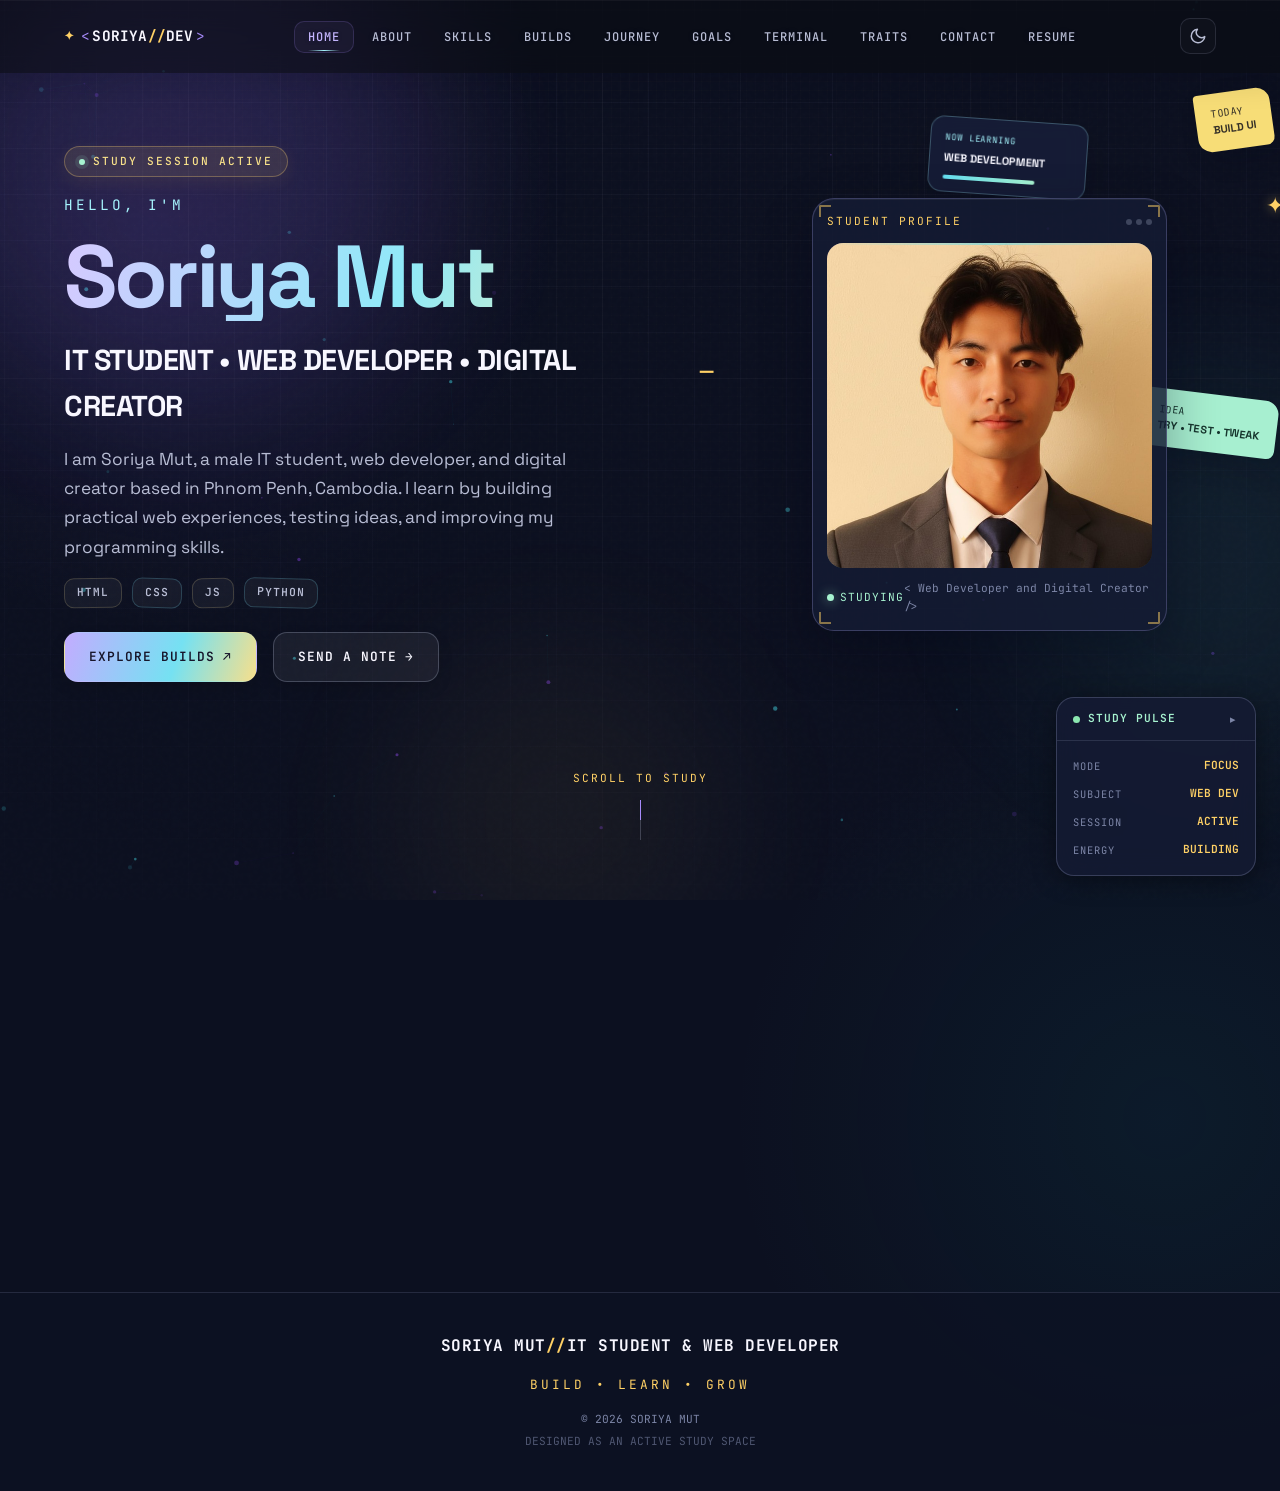
<file: index.html>
<!DOCTYPE html>
<html lang="en" data-theme="dark">
<head>
    <meta charset="UTF-8">
    <meta name="google-site-verification" content="gU9vpCK3Zrf4U_UwCOf0yu8gwnrYZept8vDVRV0XWs0" />
    <meta name="viewport" content="width=device-width, initial-scale=1.0">
    <meta http-equiv="X-UA-Compatible" content="ie=edge">

    <!-- Primary Meta Tags -->
    <title>Soriya Mut | IT Student, Web Developer and Digital Creator</title>
    <meta name="title" content="Soriya Mut | IT Student, Web Developer and Digital Creator">
    <meta name="description" content="Soriya Mut is a male IT student, web developer, and digital creator in Phnom Penh, Cambodia, building practical projects with programming and web development.">
    <meta name="keywords" content="Soriya Mut, web developer, IT student, Passerelles Numériques Cambodia, PN Cambodia, web development, programming, software quality, portfolio">
    <meta name="author" content="Soriya Mut">
    <meta name="robots" content="index, follow">
    <link rel="canonical" href="https://soriya-portfolio.mut-soriya467.workers.dev/">

    <!-- Open Graph / Facebook -->
    <meta property="og:type" content="website">
    <meta property="og:url" content="https://soriya-portfolio.mut-soriya467.workers.dev/">
    <meta property="og:title" content="Soriya Mut | IT Student, Web Developer and Digital Creator">
    <meta property="og:description" content="Soriya Mut is a male IT student, web developer, and digital creator in Phnom Penh, Cambodia, building practical projects with web technologies and programming.">
    <meta property="og:site_name" content="Soriya Mut — Portfolio">
    <meta property="og:image" content="https://soriya-portfolio.mut-soriya467.workers.dev/assets/images/og-image.svg">
    <meta property="og:image:alt" content="Soriya Mut — IT Student and Web Developer">
    <meta property="og:image:type" content="image/svg+xml">
    <meta property="og:image:width" content="1200">
    <meta property="og:image:height" content="630">

    <!-- Twitter -->
    <meta name="twitter:card" content="summary_large_image">
    <meta name="twitter:url" content="https://soriya-portfolio.mut-soriya467.workers.dev/">
    <meta name="twitter:title" content="Soriya Mut | IT Student, Web Developer and Digital Creator">
    <meta name="twitter:description" content="Soriya Mut is a male IT student, web developer, and digital creator in Phnom Penh, Cambodia, building practical projects with web technologies and programming.">
    <meta name="twitter:image" content="https://soriya-portfolio.mut-soriya467.workers.dev/assets/images/og-image.svg">
    <meta name="twitter:image:alt" content="Soriya Mut — IT Student and Web Developer">

    <!-- Favicon -->
    <link rel="icon" type="image/png" sizes="256x256" href="./assets/images/icons/logo-portfolio-favicon.png">

    <!-- Fonts -->
    <link rel="preconnect" href="https://fonts.googleapis.com">
    <link rel="preconnect" href="https://fonts.gstatic.com" crossorigin>
    <link href="https://fonts.googleapis.com/css2?family=Space+Grotesk:wght@400;500;600;700&family=JetBrains+Mono:wght@400;500;700&display=swap" rel="stylesheet">

    <!-- Stylesheets -->
    <link rel="stylesheet" href="assets/css/style.css">
    <link rel="stylesheet" href="assets/css/animations.css">
    <link rel="stylesheet" href="assets/css/responsive.css">
    <link rel="stylesheet" href="assets/css/study-vibe.css">

    <!-- JSON-LD Structured Data -->
    <script type="application/ld+json">
    {
        "@context": "https://schema.org",
        "@type": "Person",
        "name": "Soriya Mut",
        "gender": "Male",
        "jobTitle": "IT Student, Web Developer, and Digital Creator",
        "address": {
            "@type": "PostalAddress",
            "addressLocality": "Phnom Penh",
            "addressCountry": "KH"
        },
        "url": "https://soriya-portfolio.mut-soriya467.workers.dev/",
        "sameAs": [
            "https://github.com/mut-soriya",
            "https://www.linkedin.com/in/soriya-mut-b98184429/",
            "https://t.me/Ya_battambang"
        ],
        "description": "Soriya Mut is a male Information Technology student, web developer, and digital creator based in Phnom Penh, Cambodia. He studies at Passerelles Numériques Cambodia and is learning web development, programming, software development, and quality assurance through practical projects.",
        "image": "https://i.ibb.co/bjWvFddG/profile-image.jpg",
        "knowsAbout": ["Web Development", "Programming", "Software Quality", "HTML", "CSS", "JavaScript", "Python"],
        "memberOf": {
            "@type": "EducationalOrganization",
            "name": "Passerelles Numériques Cambodia",
            "description": "Soriya Mut studies Information Technology at Passerelles Numériques Cambodia."
        }
    }
    </script>

    <!-- FAQ Structured Data -->
    <script type="application/ld+json">
    {
        "@context": "https://schema.org",
        "@type": "FAQPage",
        "mainEntity": [
            {
                "@type": "Question",
                "name": "Who is Soriya Mut?",
                "acceptedAnswer": { "@type": "Answer", "text": "Soriya Mut is an IT student and aspiring web developer in Cambodia who builds practical projects while learning programming and software development." }
            },
            {
                "@type": "Question",
                "name": "What does Soriya Mut study?",
                "acceptedAnswer": { "@type": "Answer", "text": "Soriya studies web development, programming, databases, software development, and quality assurance at Passerelles Numériques Cambodia." }
            },
            {
                "@type": "Question",
                "name": "How can I contact Soriya Mut?",
                "acceptedAnswer": { "@type": "Answer", "text": "Visitors can contact Soriya Mut by email or connect through GitHub, LinkedIn, and Telegram." }
            }
        ]
    }
    </script>
    
</head>
<body class="page-home">

    <!-- ===== BOOT LOADER ===== -->
    <div id="boot-loader" class="boot-loader" role="status" aria-label="Loading portfolio">
        <div class="boot-content">
            <div class="boot-logo">
                <span class="boot-bracket">[</span>
                <span class="boot-sys" data-i18n="boot.system">SORIYA.DEV</span>
                <span class="boot-bracket">]</span>
            </div>
            <div class="boot-lines" id="boot-lines"></div>
            <div class="boot-bar">
                <div class="boot-bar-fill" id="boot-bar-fill"></div>
            </div>
        </div>
        <div class="boot-grid"></div>
    </div>

    <!-- ===== ANIMATED BACKGROUND ===== -->
    <div class="bg-layer" aria-hidden="true">
        <div class="bg-grid"></div>
        <canvas class="bg-particles" id="bg-particles"></canvas>
        <div class="bg-blob bg-blob--1"></div>
        <div class="bg-blob bg-blob--2"></div>
        <div class="bg-blob bg-blob--3"></div>
        <div class="bg-noise"></div>
    </div>

    <!-- ===== CURSOR GLOW ===== -->
    <div class="cursor-glow" id="cursor-glow" aria-hidden="true"></div>

    <!-- ===== NAVIGATION ===== -->
    <nav class="nav" id="nav" role="navigation" aria-label="Main navigation">
        <div class="nav-inner">
            <a href="#home" class="nav-logo" aria-label="Soriya Mut home">
                <span class="nav-logo-bracket">&lt;</span>
                <span class="nav-logo-text">SORIYA<span class="nav-logo-slash">//</span>DEV</span>
                <span class="nav-logo-bracket">&gt;</span>
            </a>
            <ul class="nav-links" id="nav-links">
                <li><a href="#home" class="nav-link active" data-section="home" data-i18n="nav.home" aria-current="page">HOME</a></li>
                <li><a href="pages/profile.html" class="nav-link" data-section="profile" data-i18n="nav.about">PROFILE</a></li>
                <li><a href="pages/skills.html" class="nav-link" data-section="skills" data-i18n="nav.skills">SKILLS</a></li>
                <li><a href="pages/projects.html" class="nav-link" data-section="projects" data-i18n="nav.projects">PROJECTS</a></li>
                <li><a href="pages/journey.html" class="nav-link" data-section="journey" data-i18n="nav.journey">JOURNEY</a></li>
                <li><a href="pages/goals.html" class="nav-link" data-section="goals">GOALS</a></li>
                <li><a href="pages/terminal.html" class="nav-link" data-section="terminal">TERMINAL</a></li>
                <li><a href="pages/traits.html" class="nav-link" data-section="traits">TRAITS</a></li>
                <li><a href="pages/contact.html" class="nav-link" data-section="contact" data-i18n="nav.contact">CONTACT</a></li>
                <li><a href="resume.html" class="nav-link" data-section="resume">RESUME</a></li>
            </ul>
            <div class="nav-controls">
                <button class="theme-toggle" id="theme-toggle" aria-label="Toggle theme">
                    <svg class="theme-icon-dark" width="18" height="18" viewBox="0 0 24 24" fill="none" stroke="currentColor" stroke-width="2" stroke-linecap="round" stroke-linejoin="round">
                        <path d="M21 12.79A9 9 0 1 1 11.21 3 7 7 0 0 0 21 12.79z"/>
                    </svg>
                    <svg class="theme-icon-light" width="18" height="18" viewBox="0 0 24 24" fill="none" stroke="currentColor" stroke-width="2" stroke-linecap="round" stroke-linejoin="round">
                        <circle cx="12" cy="12" r="5"/>
                        <line x1="12" y1="1" x2="12" y2="3"/>
                        <line x1="12" y1="21" x2="12" y2="23"/>
                        <line x1="4.22" y1="4.22" x2="5.64" y2="5.64"/>
                        <line x1="18.36" y1="18.36" x2="19.78" y2="19.78"/>
                        <line x1="1" y1="12" x2="3" y2="12"/>
                        <line x1="21" y1="12" x2="23" y2="12"/>
                        <line x1="4.22" y1="19.78" x2="5.64" y2="18.36"/>
                        <line x1="18.36" y1="5.64" x2="19.78" y2="4.22"/>
                    </svg>
                </button>
                <button class="nav-hamburger" id="nav-hamburger" aria-label="Toggle menu" aria-expanded="false">
                    <span></span>
                    <span></span>
                    <span></span>
                </button>
            </div>
        </div>
        <div class="nav-indicator" id="nav-indicator"></div>
    </nav>

    <!-- ===== MAIN CONTENT ===== -->
    <main id="main-content">

        <!-- ===== HERO SECTION ===== -->
        <section class="hero section" id="home" data-section="home">
            <div class="hero-grid">
                <div class="hero-text">
                    <div class="hero-signal reveal" data-reveal-delay="0">
                        <span class="hero-signal-dot"></span>
                        <span data-i18n="hero.signal">STUDY SESSION ACTIVE</span>
                    </div>
                    <p class="hero-greeting reveal" data-reveal-delay="100" data-i18n="hero.greeting">HELLO, I'M</p>
                    <h1 class="hero-name reveal" data-reveal-delay="200" id="hero-name">Soriya Mut</h1>
                    <div class="hero-role-line reveal" data-reveal-delay="350">
                        <span class="hero-role" data-i18n="hero.role"></span>
                        <span class="hero-role-cursor">_</span>
                    </div>
                    <p class="hero-desc reveal" data-reveal-delay="500" id="hero-desc"></p>
                    <div class="hero-tags reveal" data-reveal-delay="600" id="hero-tags"></div>
                    <div class="hero-buttons reveal" data-reveal-delay="700">
                        <a href="pages/projects.html" class="btn btn-primary" data-magnetic>
                            <span data-i18n="hero.explore">EXPLORE MY WORK</span>
                            <span class="btn-arrow">↗</span>
                        </a>
                        <a href="pages/contact.html" class="btn btn-secondary" data-magnetic>
                            <span data-i18n="hero.connect">LET'S CONNECT</span>
                            <span class="btn-arrow">→</span>
                        </a>
                    </div>
                </div>

                <div class="hero-study-decor" aria-hidden="true">
                    <div class="study-note study-note--yellow">TODAY<br><b>BUILD UI</b></div>
                    <div class="study-note study-note--mint">IDEA<br><b>TRY • TEST • TWEAK</b></div>
                    <div class="study-orbit study-orbit--one">✦</div>
                    <div class="study-orbit study-orbit--two">✎</div>
                    <div class="study-mini-card"><span>NOW LEARNING</span><strong>WEB DEVELOPMENT</strong><i></i></div>
                </div>

                <div class="hero-profile reveal" data-reveal-delay="400">
                    <div class="profile-frame" id="profile-frame" data-tilt>
                        <div class="profile-frame-header">
                            <span class="profile-frame-label">STUDENT PROFILE</span>
                            <span class="profile-frame-dots">
                                <span></span><span></span><span></span>
                            </span>
                        </div>
                        <div class="profile-image-container" id="profile-image-container">
                            <div class="profile-image-placeholder" id="profile-placeholder">
                                <span class="placeholder-icon">◈</span>
                                <span class="placeholder-text" data-i18n="imageFallback.profile">PROFILE IMAGE</span>
                                <span class="placeholder-hint" data-i18n="imageFallback.profileHint">URL REQUIRED</span>
                            </div>
                            <img class="profile-image" id="profile-image" alt="Soriya Mut, male IT student and web developer in Phnom Penh, Cambodia" style="display:none">
                            <div class="profile-scanline"></div>
                            <div class="profile-particles" id="profile-particles"></div>
                        </div>
                        <div class="profile-frame-footer">
                            <span class="profile-status">
                                <span class="profile-status-dot"></span>
                                <span data-i18n="hero.online">ONLINE</span>
                            </span>
                            <span class="profile-meta" id="profile-meta">&lt; Web Developer /&gt;</span>
                        </div>
                        <div class="profile-corner profile-corner--tl"></div>
                        <div class="profile-corner profile-corner--tr"></div>
                        <div class="profile-corner profile-corner--bl"></div>
                        <div class="profile-corner profile-corner--br"></div>
                    </div>
                </div>
            </div>
            <div class="hero-scroll reveal" data-reveal-delay="900">
                <span data-i18n="hero.scroll">SCROLL TO EXPLORE</span>
                <div class="hero-scroll-line"></div>
            </div>
        </section>

        <section class="home-quick-nav reveal" data-reveal-delay="800">
            <div class="section-header reveal">
                <span class="section-number">00 / EXPLORE</span>
                <h2 class="section-title">DEVELOPER HUB</h2>
            </div>

            <div class="hub-shell" aria-label="Developer hub navigation stream">
                <div class="hub-track">
                    <div class="hub-group">
                        <a href="pages/profile.html" class="hub-item">
                            <span class="hub-index">01</span>
                            <strong>PROFILE</strong>
                            <small>About Me</small>
                        </a>
                        <a href="pages/skills.html" class="hub-item">
                            <span class="hub-index">02</span>
                            <strong>SKILLS</strong>
                            <small>Tech Arsenal</small>
                        </a>
                        <a href="pages/projects.html" class="hub-item">
                            <span class="hub-index">03</span>
                            <strong>PROJECTS</strong>
                            <small>My Builds</small>
                        </a>
                        <a href="pages/journey.html" class="hub-item">
                            <span class="hub-index">05</span>
                            <strong>JOURNEY</strong>
                            <small>My Path</small>
                        </a>
                        <a href="pages/goals.html" class="hub-item">
                            <span class="hub-index">06</span>
                            <strong>GOALS</strong>
                            <small>Next Missions</small>
                        </a>
                        <a href="pages/terminal.html" class="hub-item">
                            <span class="hub-index">07</span>
                            <strong>TERMINAL</strong>
                            <small>Console</small>
                        </a>
                        <a href="pages/traits.html" class="hub-item">
                            <span class="hub-index">08</span>
                            <strong>TRAITS</strong>
                            <small>My Style</small>
                        </a>
                        <a href="pages/contact.html" class="hub-item">
                            <span class="hub-index">09</span>
                            <strong>CONTACT</strong>
                            <small>Let's Connect</small>
                        </a>
                    </div>
                    <div class="hub-group" aria-hidden="true">
                        <a href="pages/profile.html" class="hub-item">
                            <span class="hub-index">01</span>
                            <strong>PROFILE</strong>
                            <small>About Me</small>
                        </a>
                        <a href="pages/skills.html" class="hub-item">
                            <span class="hub-index">02</span>
                            <strong>SKILLS</strong>
                            <small>Tech Arsenal</small>
                        </a>
                        <a href="pages/projects.html" class="hub-item">
                            <span class="hub-index">03</span>
                            <strong>PROJECTS</strong>
                            <small>My Builds</small>
                        </a>
                        <a href="pages/journey.html" class="hub-item">
                            <span class="hub-index">05</span>
                            <strong>JOURNEY</strong>
                            <small>My Path</small>
                        </a>
                        <a href="pages/goals.html" class="hub-item">
                            <span class="hub-index">06</span>
                            <strong>GOALS</strong>
                            <small>Next Missions</small>
                        </a>
                        <a href="pages/terminal.html" class="hub-item">
                            <span class="hub-index">07</span>
                            <strong>TERMINAL</strong>
                            <small>Console</small>
                        </a>
                        <a href="pages/traits.html" class="hub-item">
                            <span class="hub-index">08</span>
                            <strong>TRAITS</strong>
                            <small>My Style</small>
                        </a>
                        <a href="pages/contact.html" class="hub-item">
                            <span class="hub-index">09</span>
                            <strong>CONTACT</strong>
                            <small>Let's Connect</small>
                        </a>
                    </div>
                </div>
            </div>
        </section>

    </main>

    <!-- ===== FLOATING HUD ===== -->
    <aside class="floating-hud" id="floating-hud" aria-label="Developer HUD">
        <div class="floating-hud-header">
            <span class="floating-hud-dot"></span>
            <span class="floating-hud-title" id="floating-hud-title">SYSTEM ONLINE</span>
        </div>
        <div class="floating-hud-body" id="floating-hud-body"></div>
        <div class="floating-hud-toggle" id="floating-hud-toggle" role="button" tabindex="0" aria-label="Toggle HUD">
            <span class="floating-hud-toggle-icon">▸</span>
        </div>
    </aside>

    <!-- ===== FOOTER ===== -->
    <footer class="footer">
        <div class="footer-inner">
            <div class="footer-brand">
                <span class="footer-logo">SORIYA MUT<span class="footer-logo-slash">//</span>IT STUDENT &amp; WEB DEVELOPER</span>
            </div>
            <div class="footer-mission">BUILD • LEARN • GROW</div>
            <div class="footer-copy">
                <span>© <span id="footer-year"></span> SORIYA MUT</span>
                <span class="footer-designed" data-i18n="footer.designed">DESIGNED AS A DEVELOPER COMMAND CENTER</span>
            </div>
        </div>
    </footer>

    <!-- ===== TOAST ===== -->
    <div class="toast" id="toast" role="status" aria-live="polite">
        <span class="toast-icon">✓</span>
        <span class="toast-text" id="toast-text"></span>
    </div>

    <!-- ===== SCROLL PROGRESS ===== -->
    <div class="scroll-progress" id="scroll-progress" aria-hidden="true"></div>

    <!-- ===== SCRIPTS ===== -->
    <script src="assets/js/data-loader.js"></script>
    <script src="assets/js/animations.js"></script>
    <script src="assets/js/interactions.js"></script>
    <script src="assets/js/app.js"></script>
</body>
</html>
</file>
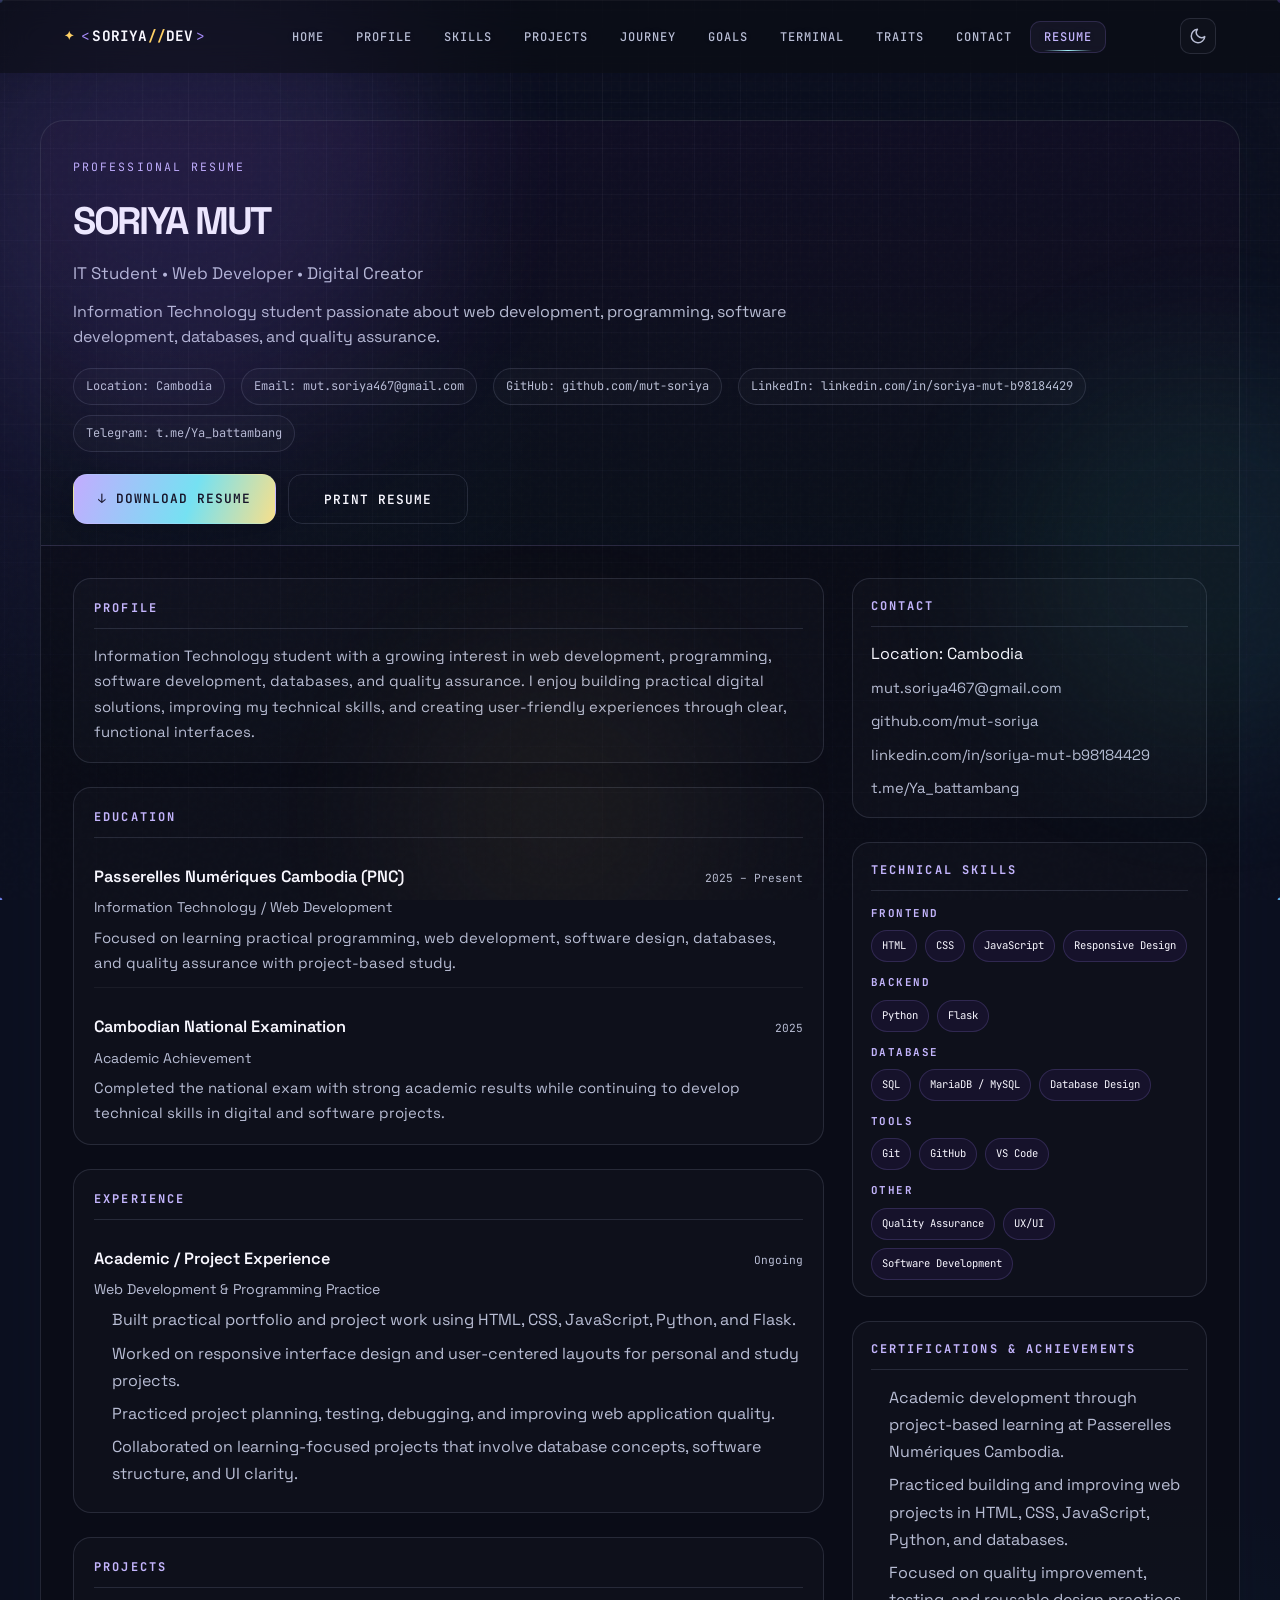
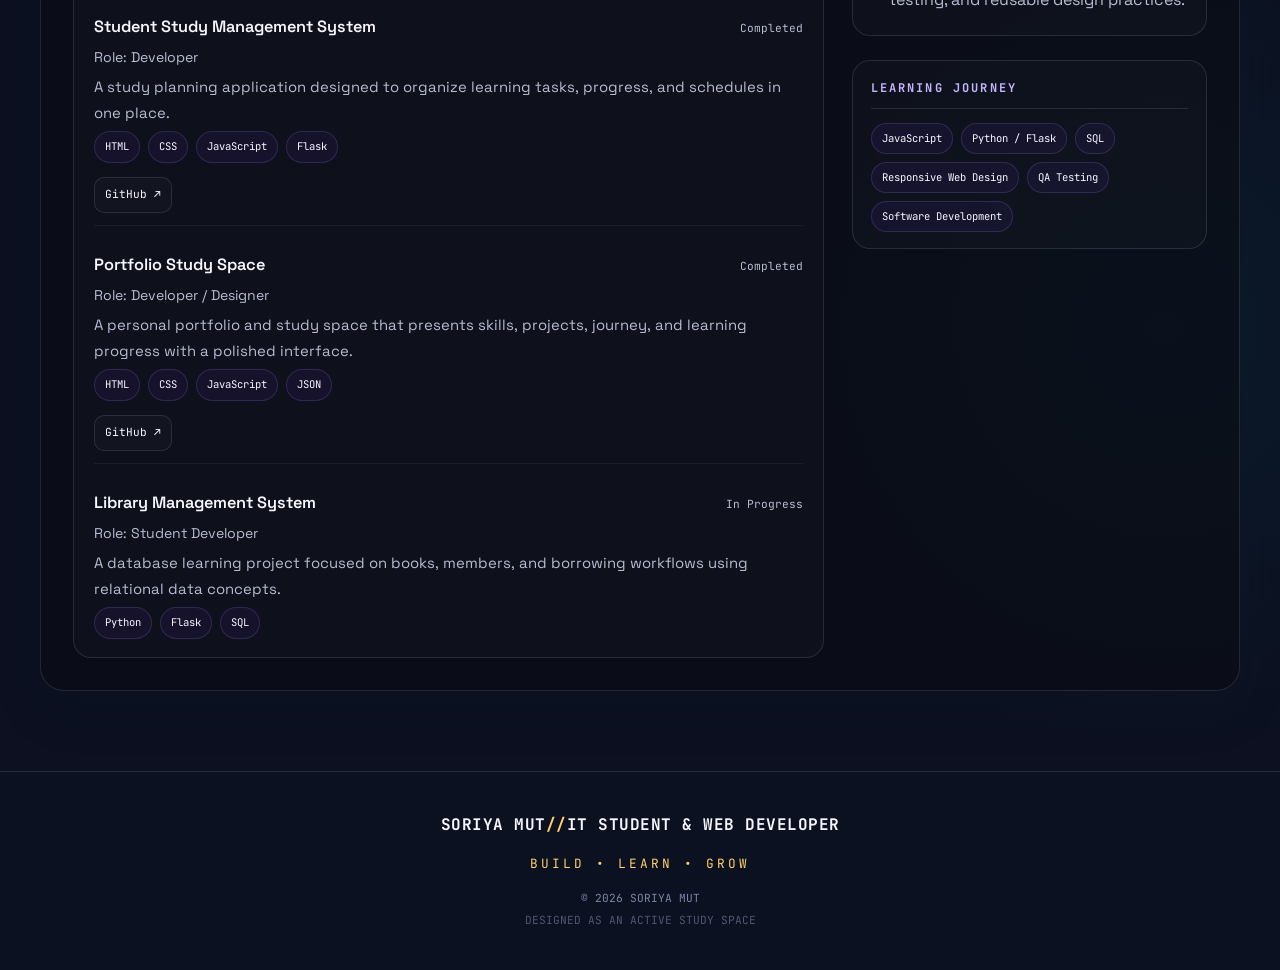
<file: resume/index.html>
<!DOCTYPE html>
<html lang="en" data-theme="dark">
<head>
    <meta charset="UTF-8">
    <meta name="viewport" content="width=device-width, initial-scale=1.0">
    <title>Resume | Soriya Mut</title>
    <meta name="description" content="Professional resume of Soriya Mut, IT student and web developer from Cambodia.">
    <link rel="icon" type="image/png" sizes="256x256" href="../assets/images/icons/logo-portfolio-favicon.png">
    <link rel="preconnect" href="https://fonts.googleapis.com">
    <link rel="preconnect" href="https://fonts.gstatic.com" crossorigin>
    <link href="https://fonts.googleapis.com/css2?family=Space+Grotesk:wght@400;500;600;700&family=JetBrains+Mono:wght@400;500;700&display=swap" rel="stylesheet">
    <link rel="stylesheet" href="../assets/css/style.css">
    <link rel="stylesheet" href="../assets/css/animations.css">
    <link rel="stylesheet" href="../assets/css/responsive.css">
    <link rel="stylesheet" href="../assets/css/study-vibe.css">
    <script>window.PORTFOLIO_BASE = '../';</script>
    <style>
        .resume-page {
            padding-top: 120px;
            padding-bottom: 80px;
        }

        .resume-shell {
            max-width: 1200px;
            margin: 0 auto;
            background: rgba(10, 12, 18, 0.58);
            border: 1px solid var(--border);
            border-radius: 24px;
            box-shadow: 0 18px 48px rgba(15, 23, 42, 0.2);
            overflow: hidden;
        }

        [data-theme="light"] .resume-shell {
            background: rgba(255, 255, 255, 0.82);
            box-shadow: 0 18px 48px rgba(15, 23, 42, 0.08);
        }

        .resume-header {
            padding: 32px 32px 20px;
            border-bottom: 1px solid var(--border);
            background: linear-gradient(180deg, rgba(124, 58, 237, 0.06), rgba(6, 182, 212, 0.02));
        }

        .resume-tag {
            display: inline-flex;
            align-items: center;
            gap: 8px;
            font-family: var(--font-mono);
            font-size: 0.72rem;
            letter-spacing: 0.18em;
            color: var(--accent-light);
            text-transform: uppercase;
            margin-bottom: 14px;
        }

        .resume-headline {
            font-size: clamp(2rem, 3vw, 3rem);
            font-weight: 700;
            letter-spacing: -0.06em;
            margin-bottom: 8px;
        }

        .resume-role {
            color: var(--text-secondary);
            font-size: 1.05rem;
            margin-bottom: 12px;
        }

        .resume-intro {
            max-width: 760px;
            color: var(--text-secondary);
            margin-bottom: 18px;
        }

        .resume-contact-grid {
            display: flex;
            flex-wrap: wrap;
            gap: 10px 16px;
            font-family: var(--font-mono);
            font-size: 0.75rem;
            color: var(--text-secondary);
        }

        .resume-contact-item {
            display: inline-flex;
            align-items: center;
            gap: 8px;
            padding: 8px 12px;
            border-radius: 999px;
            border: 1px solid var(--border);
            background: rgba(255,255,255,0.02);
        }

        .resume-actions {
            display: flex;
            flex-wrap: wrap;
            gap: 12px;
            margin-top: 22px;
        }

        .resume-actions .btn {
            min-width: 180px;
            justify-content: center;
        }

        .btn-ghost {
            background: transparent;
            border: 1px solid var(--border);
            color: var(--text-primary);
            box-shadow: none;
        }

        .btn-ghost:hover {
            background: rgba(255,255,255,0.03);
            border-color: var(--border-strong);
            transform: translateY(-1px);
        }

        .resume-document {
            padding: 32px;
        }

        .resume-layout {
            display: grid;
            grid-template-columns: minmax(0, 1.9fr) minmax(260px, 0.9fr);
            gap: 28px;
            align-items: start;
        }

        .resume-main,
        .resume-sidebar {
            display: flex;
            flex-direction: column;
            gap: 24px;
        }

        .resume-section {
            border: 1px solid var(--border);
            border-radius: 18px;
            background: rgba(255,255,255,0.02);
            padding: 20px 20px 18px;
        }

        [data-theme="light"] .resume-section {
            background: rgba(15, 23, 42, 0.015);
        }

        .resume-section-header {
            display: flex;
            align-items: center;
            justify-content: space-between;
            gap: 12px;
            margin-bottom: 14px;
            padding-bottom: 10px;
            border-bottom: 1px solid var(--border);
        }

        .resume-section-title {
            font-family: var(--font-mono);
            font-size: 0.75rem;
            letter-spacing: 0.18em;
            text-transform: uppercase;
            color: var(--accent-light);
        }

        .resume-section-body {
            display: grid;
            gap: 14px;
        }

        .resume-summary,
        .resume-education-item,
        .resume-project-item,
        .resume-experience-item,
        .resume-achievement-item,
        .resume-mini-item {
            display: grid;
            gap: 6px;
        }

        .resume-education-item,
        .resume-project-item,
        .resume-experience-item {
            padding: 12px 0;
            border-bottom: 1px solid rgba(255,255,255,0.05);
        }

        .resume-education-item:last-child,
        .resume-project-item:last-child,
        .resume-experience-item:last-child {
            border-bottom: none;
            padding-bottom: 0;
        }

        .resume-item-top {
            display: flex;
            justify-content: space-between;
            align-items: baseline;
            gap: 12px;
            flex-wrap: wrap;
        }

        .resume-item-title {
            font-size: 1.02rem;
            font-weight: 600;
        }

        .resume-item-meta,
        .resume-item-date {
            font-family: var(--font-mono);
            font-size: 0.7rem;
            color: var(--text-secondary);
        }

        .resume-item-subtitle {
            color: var(--text-secondary);
            font-size: 0.88rem;
        }

        .resume-item-copy,
        .resume-bullets,
        .resume-project-tech,
        .resume-skills-list,
        .resume-list {
            color: var(--text-secondary);
            line-height: 1.7;
        }

        .resume-item-copy {
            font-size: 0.93rem;
        }

        .resume-bullets,
        .resume-list {
            padding-left: 18px;
        }

        .resume-bullets li,
        .resume-list li {
            margin-bottom: 6px;
        }

        .resume-project-tech,
        .resume-skills-list {
            display: flex;
            flex-wrap: wrap;
            gap: 8px;
            list-style: none;
            padding: 0;
            margin: 0;
        }

        .resume-tech-pill,
        .resume-skill-pill {
            display: inline-flex;
            align-items: center;
            border-radius: 999px;
            padding: 6px 10px;
            background: rgba(124, 58, 237, 0.08);
            border: 1px solid rgba(167, 139, 250, 0.18);
            font-family: var(--font-mono);
            font-size: 0.66rem;
            color: var(--text-primary);
        }

        .resume-project-links {
            display: flex;
            flex-wrap: wrap;
            gap: 8px;
            margin-top: 8px;
        }

        .resume-project-link {
            display: inline-flex;
            align-items: center;
            gap: 6px;
            font-family: var(--font-mono);
            font-size: 0.7rem;
            padding: 8px 10px;
            border: 1px solid var(--border);
            border-radius: 10px;
            color: var(--text-primary);
            background: rgba(255,255,255,0.02);
        }

        .resume-project-link:hover {
            border-color: var(--accent);
            color: var(--accent-light);
        }

        .resume-sidebar .resume-section {
            padding: 18px 18px 16px;
        }

        .resume-skill-group {
            display: grid;
            gap: 12px;
        }

        .resume-skill-group h4 {
            font-family: var(--font-mono);
            font-size: 0.68rem;
            letter-spacing: 0.14em;
            color: var(--accent-light);
            text-transform: uppercase;
            margin-bottom: 8px;
        }

        .resume-contact-list,
        .resume-mini-list {
            display: grid;
            gap: 10px;
        }

        .resume-contact-list a,
        .resume-mini-list span {
            color: var(--text-secondary);
            font-size: 0.92rem;
            word-break: break-word;
        }

        .resume-learning-card {
            display: flex;
            flex-wrap: wrap;
            gap: 8px;
        }

        @media (max-width: 900px) {
            .resume-layout {
                grid-template-columns: 1fr;
            }
        }

        @media (max-width: 600px) {
            .resume-page {
                padding-top: 96px;
                padding-bottom: 48px;
            }

            .resume-header,
            .resume-document {
                padding-left: 18px;
                padding-right: 18px;
            }

            .resume-actions {
                flex-direction: column;
            }

            .resume-actions .btn {
                width: 100%;
            }

            .resume-contact-grid {
                gap: 8px;
            }

            .resume-item-top {
                flex-direction: column;
                align-items: flex-start;
            }
        }

        @media print {
            @page {
                size: A4;
                margin: 12mm;
            }

            body {
                background: #ffffff !important;
                color: #111111 !important;
                -webkit-print-color-adjust: exact;
                print-color-adjust: exact;
            }

            .bg-layer,
            .cursor-glow,
            .nav,
            .footer,
            .toast,
            .scroll-progress,
            .theme-toggle,
            .nav-hamburger,
            .resume-actions,
            .boot-loader {
                display: none !important;
            }

            .resume-page {
                padding: 0 !important;
            }

            .resume-shell {
                max-width: none !important;
                margin: 0 !important;
                background: #ffffff !important;
                border: none !important;
                box-shadow: none !important;
                border-radius: 0 !important;
            }

            .resume-header,
            .resume-section,
            .resume-project-link,
            .resume-tech-pill,
            .resume-skill-pill,
            .resume-contact-item {
                background: #ffffff !important;
                color: #111111 !important;
                border-color: rgba(17, 17, 17, 0.2) !important;
                box-shadow: none !important;
            }

            .resume-headline,
            .resume-role,
            .resume-section-title,
            .resume-item-title,
            .resume-section h3,
            .resume-section h4,
            .resume-item-subtitle,
            .resume-item-copy,
            .resume-item-meta,
            .resume-item-date,
            .resume-contact-list a,
            .resume-list,
            .resume-bullets,
            .resume-skills-list,
            .resume-project-tech,
            .resume-contact-item,
            .resume-tag,
            .resume-intro,
            .resume-skill-group h4,
            .resume-item-copy,
            .resume-section-body,
            .resume-project-link,
            .resume-tech-pill,
            .resume-skill-pill {
                color: #111111 !important;
            }

            .resume-section,
            .resume-header {
                border-color: rgba(17, 17, 17, 0.18) !important;
            }
        }
    </style>
</head>
<body class="page-resume">
    <div class="bg-layer" aria-hidden="true">
        <div class="bg-grid"></div>
        <canvas class="bg-particles" id="bg-particles"></canvas>
        <div class="bg-blob bg-blob--1"></div>
        <div class="bg-blob bg-blob--2"></div>
        <div class="bg-blob bg-blob--3"></div>
        <div class="bg-noise"></div>
    </div>
    <div class="cursor-glow" id="cursor-glow" aria-hidden="true"></div>

    <nav class="nav" id="nav" role="navigation" aria-label="Main navigation">
        <div class="nav-inner">
            <a href="../index.html" class="nav-logo" aria-label="Soriya Mut home"><span class="nav-logo-bracket">&lt;</span><span class="nav-logo-text">SORIYA<span class="nav-logo-slash">//</span>DEV</span><span class="nav-logo-bracket">&gt;</span></a>
            <ul class="nav-links" id="nav-links">
                <li><a href="../index.html" class="nav-link" data-section="home">HOME</a></li>
                <li><a href="../pages/profile.html" class="nav-link" data-section="profile">PROFILE</a></li>
                <li><a href="../pages/skills.html" class="nav-link" data-section="skills">SKILLS</a></li>
                <li><a href="../pages/projects.html" class="nav-link" data-section="projects">PROJECTS</a></li>
                <li><a href="../pages/journey.html" class="nav-link" data-section="journey">JOURNEY</a></li>
                <li><a href="../pages/goals.html" class="nav-link" data-section="goals">GOALS</a></li>
                <li><a href="../pages/terminal.html" class="nav-link" data-section="terminal">TERMINAL</a></li>
                <li><a href="../pages/traits.html" class="nav-link" data-section="traits">TRAITS</a></li>
                <li><a href="../pages/contact.html" class="nav-link" data-section="contact">CONTACT</a></li>
                <li><a href="./index.html" class="nav-link active" aria-current="page" data-section="resume">RESUME</a></li>
            </ul>
            <div class="nav-controls">
                <button class="theme-toggle" id="theme-toggle" aria-label="Toggle theme">
                    <svg class="theme-icon-dark" width="18" height="18" viewBox="0 0 24 24" fill="none" stroke="currentColor" stroke-width="2" stroke-linecap="round" stroke-linejoin="round">
                        <path d="M21 12.79A9 9 0 1 1 11.21 3 7 7 0 0 0 21 12.79z"/>
                    </svg>
                    <svg class="theme-icon-light" width="18" height="18" viewBox="0 0 24 24" fill="none" stroke="currentColor" stroke-width="2" stroke-linecap="round" stroke-linejoin="round">
                        <circle cx="12" cy="12" r="5"/>
                        <line x1="12" y1="1" x2="12" y2="3"/>
                        <line x1="12" y1="21" x2="12" y2="23"/>
                        <line x1="4.22" y1="4.22" x2="5.64" y2="5.64"/>
                        <line x1="18.36" y1="18.36" x2="19.78" y2="19.78"/>
                        <line x1="1" y1="12" x2="3" y2="12"/>
                        <line x1="21" y1="12" x2="23" y2="12"/>
                        <line x1="4.22" y1="19.78" x2="5.64" y2="18.36"/>
                        <line x1="18.36" y1="5.64" x2="19.78" y2="4.22"/>
                    </svg>
                </button>
                <button class="nav-hamburger" id="nav-hamburger" aria-label="Toggle menu" aria-expanded="false"><span></span><span></span><span></span></button>
            </div>
        </div>
        <div class="nav-indicator" id="nav-indicator"></div>
    </nav>

    <main id="main-content" class="resume-page">
        <div class="resume-shell">
            <header class="resume-header">
                <div class="resume-tag">Professional Resume</div>
                <h1 class="resume-headline">SORIYA MUT</h1>
                <div class="resume-role">IT Student • Web Developer • Digital Creator</div>
                <p class="resume-intro">Information Technology student passionate about web development, programming, software development, databases, and quality assurance.</p>
                <div class="resume-contact-grid">
                    <span class="resume-contact-item">Location: Cambodia</span>
                    <span class="resume-contact-item">Email: mut.soriya467@gmail.com</span>
                    <span class="resume-contact-item">GitHub: github.com/mut-soriya</span>
                    <span class="resume-contact-item">LinkedIn: linkedin.com/in/soriya-mut-b98184429</span>
                    <span class="resume-contact-item">Telegram: t.me/Ya_battambang</span>
                </div>
                <div class="resume-actions">
                    <a class="btn btn-primary" href="./Resume.pdf" target="_blank" download>↓ DOWNLOAD RESUME</a>
                    <button class="btn btn-ghost" type="button" id="print-resume-btn">PRINT RESUME</button>
                </div>
            </header>

            <div class="resume-document">
                <div class="resume-layout">
                    <div class="resume-main">
                        <section class="resume-section">
                            <div class="resume-section-header">
                                <h2 class="resume-section-title">Profile</h2>
                            </div>
                            <div class="resume-section-body">
                                <div class="resume-summary">
                                    <p class="resume-item-copy">Information Technology student with a growing interest in web development, programming, software development, databases, and quality assurance. I enjoy building practical digital solutions, improving my technical skills, and creating user-friendly experiences through clear, functional interfaces.</p>
                                </div>
                            </div>
                        </section>

                        <section class="resume-section">
                            <div class="resume-section-header">
                                <h2 class="resume-section-title">Education</h2>
                            </div>
                            <div class="resume-section-body">
                                <div class="resume-education-item">
                                    <div class="resume-item-top">
                                        <div class="resume-item-title">Passerelles Numériques Cambodia (PNC)</div>
                                        <div class="resume-item-date">2025 – Present</div>
                                    </div>
                                    <div class="resume-item-subtitle">Information Technology / Web Development</div>
                                    <p class="resume-item-copy">Focused on learning practical programming, web development, software design, databases, and quality assurance with project-based study.</p>
                                </div>
                                <div class="resume-education-item">
                                    <div class="resume-item-top">
                                        <div class="resume-item-title">Cambodian National Examination</div>
                                        <div class="resume-item-date">2025</div>
                                    </div>
                                    <div class="resume-item-subtitle">Academic Achievement</div>
                                    <p class="resume-item-copy">Completed the national exam with strong academic results while continuing to develop technical skills in digital and software projects.</p>
                                </div>
                            </div>
                        </section>

                        <section class="resume-section">
                            <div class="resume-section-header">
                                <h2 class="resume-section-title">Experience</h2>
                            </div>
                            <div class="resume-section-body">
                                <div class="resume-experience-item">
                                    <div class="resume-item-top">
                                        <div class="resume-item-title">Academic / Project Experience</div>
                                        <div class="resume-item-date">Ongoing</div>
                                    </div>
                                    <div class="resume-item-subtitle">Web Development & Programming Practice</div>
                                    <ul class="resume-bullets">
                                        <li>Built practical portfolio and project work using HTML, CSS, JavaScript, Python, and Flask.</li>
                                        <li>Worked on responsive interface design and user-centered layouts for personal and study projects.</li>
                                        <li>Practiced project planning, testing, debugging, and improving web application quality.</li>
                                        <li>Collaborated on learning-focused projects that involve database concepts, software structure, and UI clarity.</li>
                                    </ul>
                                </div>
                            </div>
                        </section>

                        <section class="resume-section">
                            <div class="resume-section-header">
                                <h2 class="resume-section-title">Projects</h2>
                            </div>
                            <div class="resume-section-body">
                                <div class="resume-project-item">
                                    <div class="resume-item-top">
                                        <div class="resume-item-title">Student Study Management System</div>
                                        <div class="resume-item-date">Completed</div>
                                    </div>
                                    <div class="resume-item-subtitle">Role: Developer</div>
                                    <p class="resume-item-copy">A study planning application designed to organize learning tasks, progress, and schedules in one place.</p>
                                    <ul class="resume-project-tech">
                                        <li class="resume-tech-pill">HTML</li>
                                        <li class="resume-tech-pill">CSS</li>
                                        <li class="resume-tech-pill">JavaScript</li>
                                        <li class="resume-tech-pill">Flask</li>
                                    </ul>
                                    <div class="resume-project-links">
                                        <a class="resume-project-link" href="https://github.com/mut-soriya" target="_blank" rel="noopener noreferrer">GitHub ↗</a>
                                    </div>
                                </div>

                                <div class="resume-project-item">
                                    <div class="resume-item-top">
                                        <div class="resume-item-title">Portfolio Study Space</div>
                                        <div class="resume-item-date">Completed</div>
                                    </div>
                                    <div class="resume-item-subtitle">Role: Developer / Designer</div>
                                    <p class="resume-item-copy">A personal portfolio and study space that presents skills, projects, journey, and learning progress with a polished interface.</p>
                                    <ul class="resume-project-tech">
                                        <li class="resume-tech-pill">HTML</li>
                                        <li class="resume-tech-pill">CSS</li>
                                        <li class="resume-tech-pill">JavaScript</li>
                                        <li class="resume-tech-pill">JSON</li>
                                    </ul>
                                    <div class="resume-project-links">
                                        <a class="resume-project-link" href="https://github.com/mut-soriya" target="_blank" rel="noopener noreferrer">GitHub ↗</a>
                                    </div>
                                </div>

                                <div class="resume-project-item">
                                    <div class="resume-item-top">
                                        <div class="resume-item-title">Library Management System</div>
                                        <div class="resume-item-date">In Progress</div>
                                    </div>
                                    <div class="resume-item-subtitle">Role: Student Developer</div>
                                    <p class="resume-item-copy">A database learning project focused on books, members, and borrowing workflows using relational data concepts.</p>
                                    <ul class="resume-project-tech">
                                        <li class="resume-tech-pill">Python</li>
                                        <li class="resume-tech-pill">Flask</li>
                                        <li class="resume-tech-pill">SQL</li>
                                    </ul>
                                </div>
                            </div>
                        </section>
                    </div>

                    <aside class="resume-sidebar">
                        <section class="resume-section">
                            <div class="resume-section-header">
                                <h2 class="resume-section-title">Contact</h2>
                            </div>
                            <div class="resume-contact-list">
                                <span>Location: Cambodia</span>
                                <a href="mailto:mut.soriya467@gmail.com">mut.soriya467@gmail.com</a>
                                <a href="https://github.com/mut-soriya" target="_blank" rel="noopener noreferrer">github.com/mut-soriya</a>
                                <a href="https://www.linkedin.com/in/soriya-mut-b98184429/" target="_blank" rel="noopener noreferrer">linkedin.com/in/soriya-mut-b98184429</a>
                                <a href="https://t.me/Ya_battambang" target="_blank" rel="noopener noreferrer">t.me/Ya_battambang</a>
                            </div>
                        </section>

                        <section class="resume-section">
                            <div class="resume-section-header">
                                <h2 class="resume-section-title">Technical Skills</h2>
                            </div>
                            <div class="resume-skill-group">
                                <div>
                                    <h4>Frontend</h4>
                                    <div class="resume-skills-list">
                                        <span class="resume-skill-pill">HTML</span>
                                        <span class="resume-skill-pill">CSS</span>
                                        <span class="resume-skill-pill">JavaScript</span>
                                        <span class="resume-skill-pill">Responsive Design</span>
                                    </div>
                                </div>
                                <div>
                                    <h4>Backend</h4>
                                    <div class="resume-skills-list">
                                        <span class="resume-skill-pill">Python</span>
                                        <span class="resume-skill-pill">Flask</span>
                                    </div>
                                </div>
                                <div>
                                    <h4>Database</h4>
                                    <div class="resume-skills-list">
                                        <span class="resume-skill-pill">SQL</span>
                                        <span class="resume-skill-pill">MariaDB / MySQL</span>
                                        <span class="resume-skill-pill">Database Design</span>
                                    </div>
                                </div>
                                <div>
                                    <h4>Tools</h4>
                                    <div class="resume-skills-list">
                                        <span class="resume-skill-pill">Git</span>
                                        <span class="resume-skill-pill">GitHub</span>
                                        <span class="resume-skill-pill">VS Code</span>
                                    </div>
                                </div>
                                <div>
                                    <h4>Other</h4>
                                    <div class="resume-skills-list">
                                        <span class="resume-skill-pill">Quality Assurance</span>
                                        <span class="resume-skill-pill">UX/UI</span>
                                        <span class="resume-skill-pill">Software Development</span>
                                    </div>
                                </div>
                            </div>
                        </section>

                        <section class="resume-section">
                            <div class="resume-section-header">
                                <h2 class="resume-section-title">Certifications & Achievements</h2>
                            </div>
                            <ul class="resume-list">
                                <li>Academic development through project-based learning at Passerelles Numériques Cambodia.</li>
                                <li>Practiced building and improving web projects in HTML, CSS, JavaScript, Python, and databases.</li>
                                <li>Focused on quality improvement, testing, and reusable design practices.</li>
                            </ul>
                        </section>

                        <section class="resume-section">
                            <div class="resume-section-header">
                                <h2 class="resume-section-title">Learning Journey</h2>
                            </div>
                            <div class="resume-learning-card">
                                <span class="resume-skill-pill">JavaScript</span>
                                <span class="resume-skill-pill">Python / Flask</span>
                                <span class="resume-skill-pill">SQL</span>
                                <span class="resume-skill-pill">Responsive Web Design</span>
                                <span class="resume-skill-pill">QA Testing</span>
                                <span class="resume-skill-pill">Software Development</span>
                            </div>
                        </section>
                    </aside>
                </div>
            </div>
        </div>
    </main>

    <footer class="footer">
        <div class="footer-inner"><div class="footer-brand"><span class="footer-logo">SORIYA MUT<span class="footer-logo-slash">//</span>IT STUDENT &amp; WEB DEVELOPER</span></div><div class="footer-mission">BUILD • LEARN • GROW</div><div class="footer-copy"><span>© <span id="footer-year"></span> SORIYA MUT</span><span class="footer-designed" data-i18n="footer.designed">DESIGNED AS AN ACTIVE STUDY SPACE</span></div></div>
    </footer>
    <div class="toast" id="toast" role="status" aria-live="polite"><span class="toast-icon">✓</span><span class="toast-text" id="toast-text"></span></div>
    <div class="scroll-progress" id="scroll-progress" aria-hidden="true"></div>

    <script src="../assets/js/data-loader.js"></script>
    <script src="../assets/js/animations.js"></script>
    <script src="../assets/js/interactions.js"></script>
    <script src="../assets/js/app.js"></script>
    <script>
        document.addEventListener('DOMContentLoaded', () => {
            const year = document.getElementById('footer-year');
            if (year) year.textContent = new Date().getFullYear();
            document.querySelectorAll('.nav-link').forEach(link => {
                if (link.href && link.href.endsWith('index.html') && link.href.includes('/resume')) {
                    link.classList.add('active');
                    link.setAttribute('aria-current', 'page');
                } else {
                    link.classList.remove('active');
                    link.removeAttribute('aria-current');
                }
            });
            const printButton = document.getElementById('print-resume-btn');
            if (printButton) {
                printButton.addEventListener('click', () => {
                    const pdfUrl = './Resume.pdf';
                    const printWindow = window.open(pdfUrl, '_blank');
                    if (printWindow) {
                        printWindow.focus();
                        setTimeout(() => printWindow.print(), 600);
                    }
                });
            }
        });
    </script>
</body>
</html>
</file>
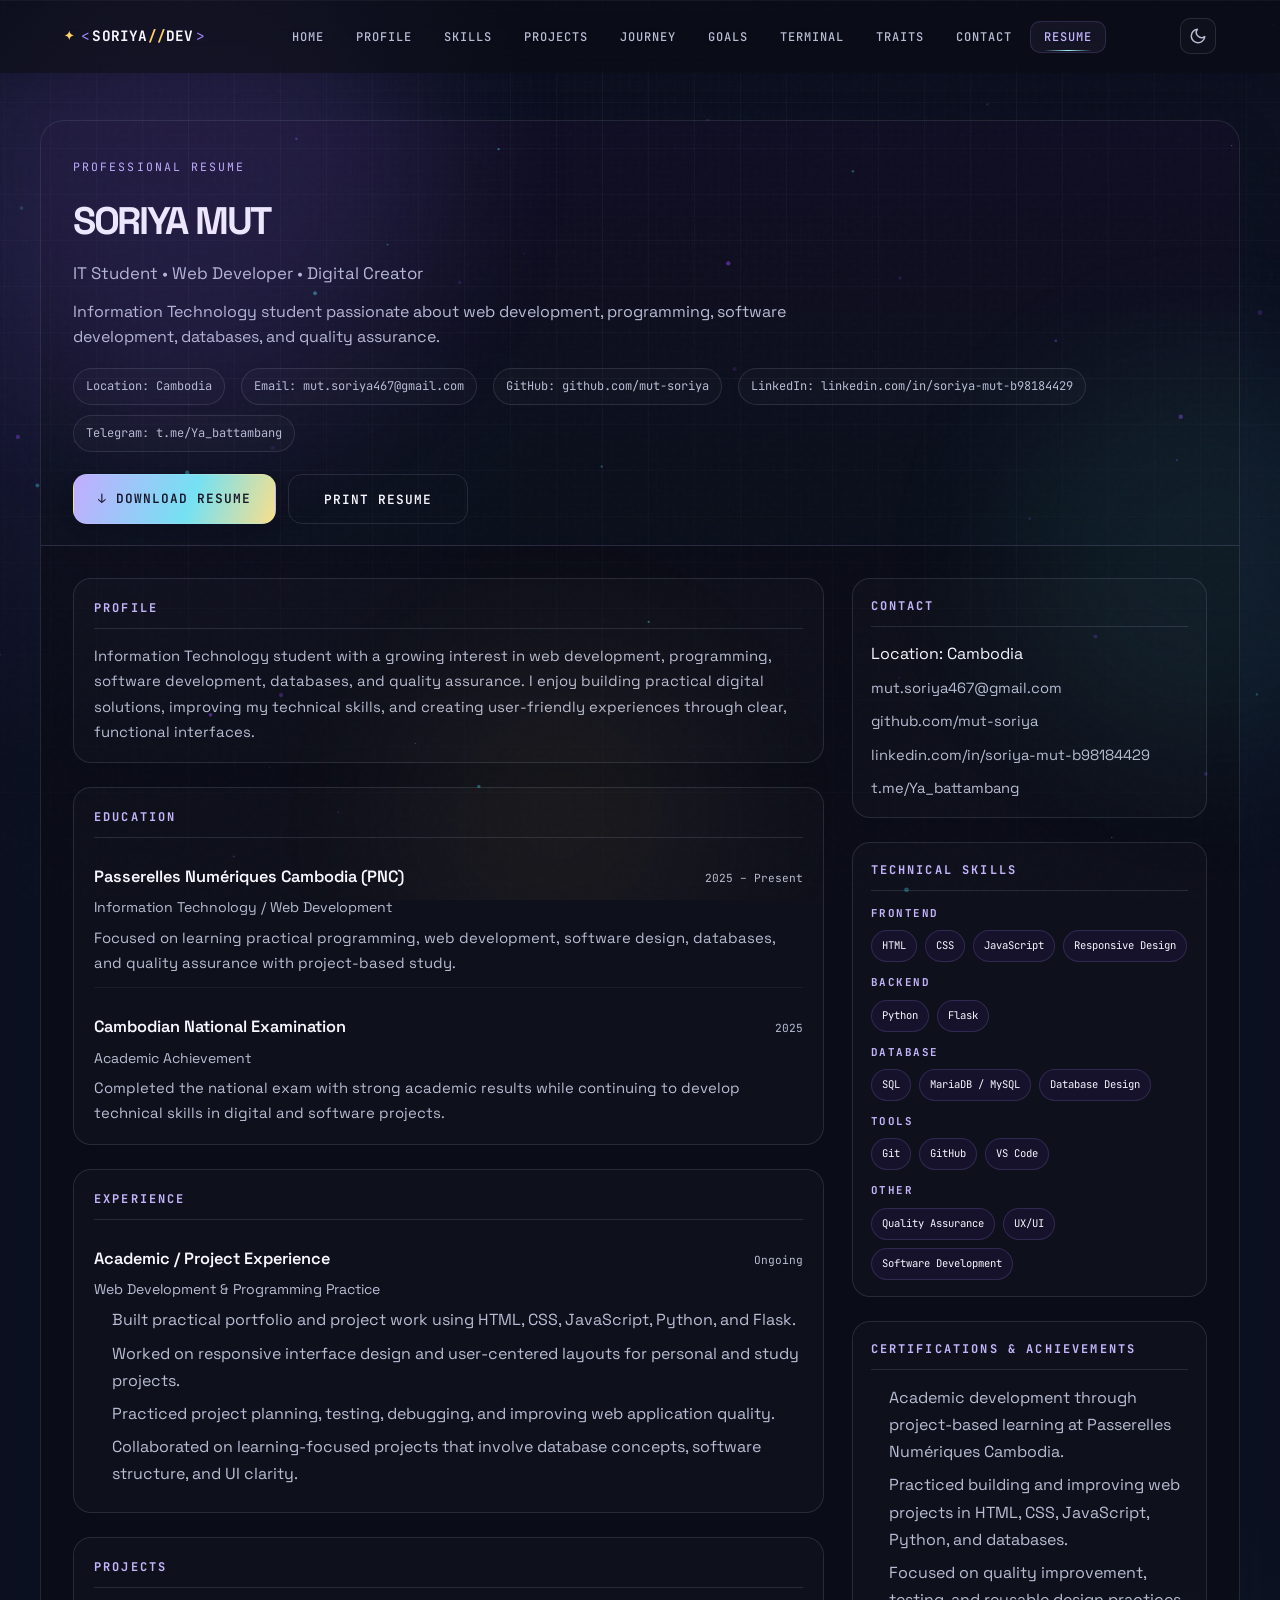
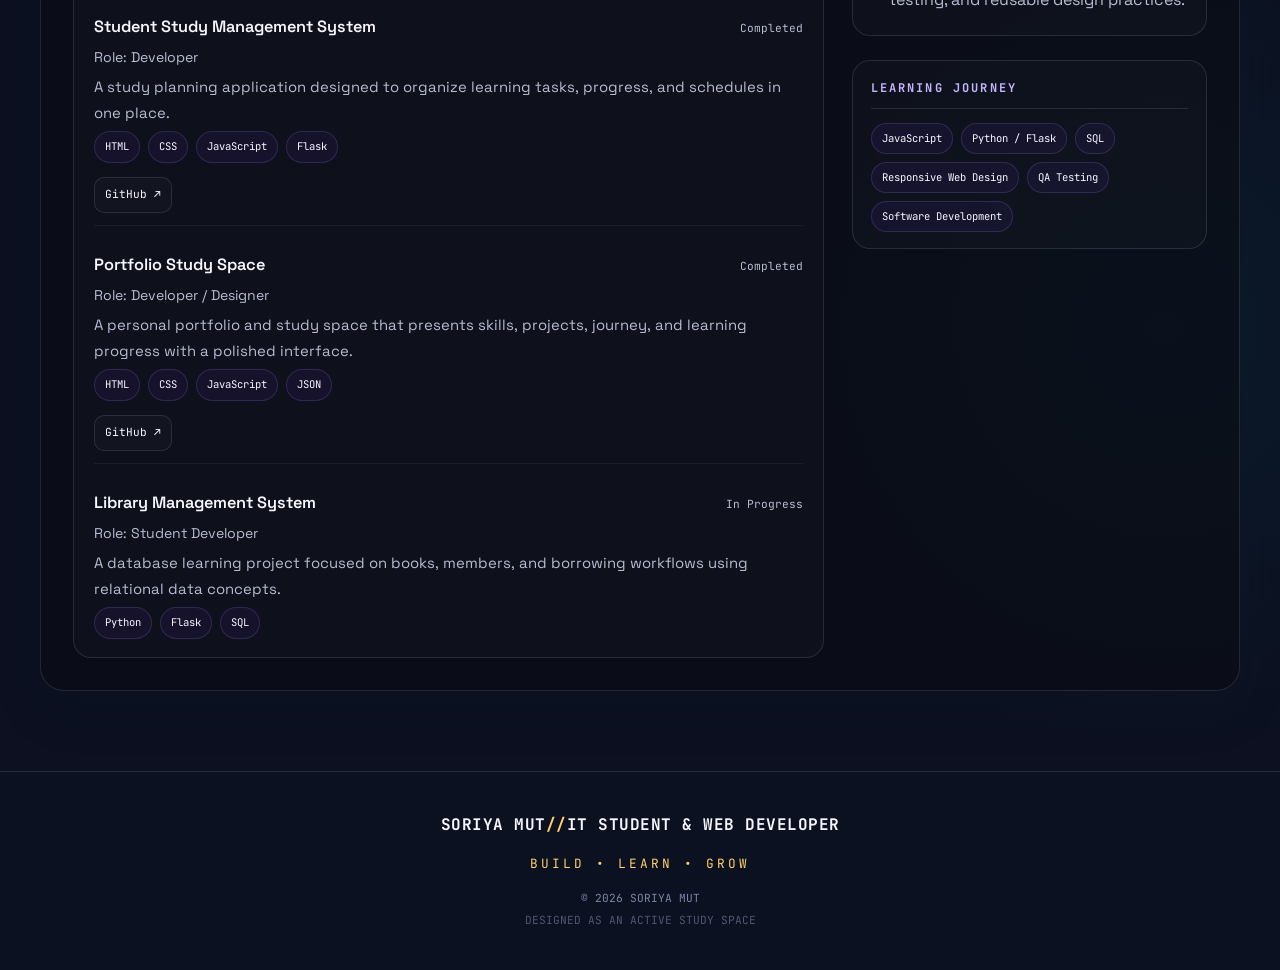
<file: resume.html>
<!DOCTYPE html>
<html lang="en" data-theme="dark">
<head>
    <meta charset="UTF-8">
    <meta name="viewport" content="width=device-width, initial-scale=1.0">
    <title>Resume | Soriya Mut</title>
    <meta name="description" content="Professional resume of Soriya Mut, IT student and web developer from Cambodia.">
    <link rel="icon" type="image/png" sizes="256x256" href="./assets/images/icons/logo-portfolio-favicon.png">
    <link rel="preconnect" href="https://fonts.googleapis.com">
    <link rel="preconnect" href="https://fonts.gstatic.com" crossorigin>
    <link href="https://fonts.googleapis.com/css2?family=Space+Grotesk:wght@400;500;600;700&family=JetBrains+Mono:wght@400;500;700&display=swap" rel="stylesheet">
    <link rel="stylesheet" href="./assets/css/style.css">
    <link rel="stylesheet" href="./assets/css/animations.css">
    <link rel="stylesheet" href="./assets/css/responsive.css">
    <link rel="stylesheet" href="./assets/css/study-vibe.css">
    <script>window.PORTFOLIO_BASE = './';</script>
    <style>
        .resume-page { padding-top: 120px; padding-bottom: 80px; }
        .resume-shell { max-width: 1200px; margin: 0 auto; background: rgba(10, 12, 18, 0.58); border: 1px solid var(--border); border-radius: 24px; box-shadow: 0 18px 48px rgba(15, 23, 42, 0.2); overflow: hidden; }
        [data-theme="light"] .resume-shell { background: rgba(255, 255, 255, 0.82); box-shadow: 0 18px 48px rgba(15, 23, 42, 0.08); }
        .resume-header { padding: 32px 32px 20px; border-bottom: 1px solid var(--border); background: linear-gradient(180deg, rgba(124, 58, 237, 0.06), rgba(6, 182, 212, 0.02)); }
        .resume-tag { display: inline-flex; align-items: center; gap: 8px; font-family: var(--font-mono); font-size: 0.72rem; letter-spacing: 0.18em; color: var(--accent-light); text-transform: uppercase; margin-bottom: 14px; }
        .resume-headline { font-size: clamp(2rem, 3vw, 3rem); font-weight: 700; letter-spacing: -0.06em; margin-bottom: 8px; }
        .resume-role { color: var(--text-secondary); font-size: 1.05rem; margin-bottom: 12px; }
        .resume-intro { max-width: 760px; color: var(--text-secondary); margin-bottom: 18px; }
        .resume-contact-grid { display: flex; flex-wrap: wrap; gap: 10px 16px; font-family: var(--font-mono); font-size: 0.75rem; color: var(--text-secondary); }
        .resume-contact-item { display: inline-flex; align-items: center; gap: 8px; padding: 8px 12px; border-radius: 999px; border: 1px solid var(--border); background: rgba(255,255,255,0.02); }
        .resume-actions { display: flex; flex-wrap: wrap; gap: 12px; margin-top: 22px; }
        .resume-actions .btn { min-width: 180px; justify-content: center; }
        .btn-ghost { background: transparent; border: 1px solid var(--border); color: var(--text-primary); box-shadow: none; }
        .btn-ghost:hover { background: rgba(255,255,255,0.03); border-color: var(--border-strong); transform: translateY(-1px); }
        .resume-document { padding: 32px; }
        .resume-layout { display: grid; grid-template-columns: minmax(0, 1.9fr) minmax(260px, 0.9fr); gap: 28px; align-items: start; }
        .resume-main, .resume-sidebar { display: flex; flex-direction: column; gap: 24px; }
        .resume-section { border: 1px solid var(--border); border-radius: 18px; background: rgba(255,255,255,0.02); padding: 20px 20px 18px; }
        [data-theme="light"] .resume-section { background: rgba(15, 23, 42, 0.015); }
        .resume-section-header { display: flex; align-items: center; justify-content: space-between; gap: 12px; margin-bottom: 14px; padding-bottom: 10px; border-bottom: 1px solid var(--border); }
        .resume-section-title { font-family: var(--font-mono); font-size: 0.75rem; letter-spacing: 0.18em; text-transform: uppercase; color: var(--accent-light); }
        .resume-section-body { display: grid; gap: 14px; }
        .resume-summary, .resume-education-item, .resume-project-item, .resume-experience-item, .resume-achievement-item, .resume-mini-item { display: grid; gap: 6px; }
        .resume-education-item, .resume-project-item, .resume-experience-item { padding: 12px 0; border-bottom: 1px solid rgba(255,255,255,0.05); }
        .resume-education-item:last-child, .resume-project-item:last-child, .resume-experience-item:last-child { border-bottom: none; padding-bottom: 0; }
        .resume-item-top { display: flex; justify-content: space-between; align-items: baseline; gap: 12px; flex-wrap: wrap; }
        .resume-item-title { font-size: 1.02rem; font-weight: 600; }
        .resume-item-meta, .resume-item-date { font-family: var(--font-mono); font-size: 0.7rem; color: var(--text-secondary); }
        .resume-item-subtitle { color: var(--text-secondary); font-size: 0.88rem; }
        .resume-item-copy, .resume-bullets, .resume-project-tech, .resume-skills-list, .resume-list { color: var(--text-secondary); line-height: 1.7; }
        .resume-item-copy { font-size: 0.93rem; }
        .resume-bullets, .resume-list { padding-left: 18px; }
        .resume-bullets li, .resume-list li { margin-bottom: 6px; }
        .resume-project-tech, .resume-skills-list { display: flex; flex-wrap: wrap; gap: 8px; list-style: none; padding: 0; margin: 0; }
        .resume-tech-pill, .resume-skill-pill { display: inline-flex; align-items: center; border-radius: 999px; padding: 6px 10px; background: rgba(124, 58, 237, 0.08); border: 1px solid rgba(167, 139, 250, 0.18); font-family: var(--font-mono); font-size: 0.66rem; color: var(--text-primary); }
        .resume-project-links { display: flex; flex-wrap: wrap; gap: 8px; margin-top: 8px; }
        .resume-project-link { display: inline-flex; align-items: center; gap: 6px; font-family: var(--font-mono); font-size: 0.7rem; padding: 8px 10px; border: 1px solid var(--border); border-radius: 10px; color: var(--text-primary); background: rgba(255,255,255,0.02); }
        .resume-project-link:hover { border-color: var(--accent); color: var(--accent-light); }
        .resume-sidebar .resume-section { padding: 18px 18px 16px; }
        .resume-skill-group { display: grid; gap: 12px; }
        .resume-skill-group h4 { font-family: var(--font-mono); font-size: 0.68rem; letter-spacing: 0.14em; color: var(--accent-light); text-transform: uppercase; margin-bottom: 8px; }
        .resume-contact-list, .resume-mini-list { display: grid; gap: 10px; }
        .resume-contact-list a, .resume-mini-list span { color: var(--text-secondary); font-size: 0.92rem; word-break: break-word; }
        .resume-learning-card { display: flex; flex-wrap: wrap; gap: 8px; }
        @media (max-width: 900px) { .resume-layout { grid-template-columns: 1fr; } }
        @media (max-width: 600px) { .resume-page { padding-top: 96px; padding-bottom: 48px; } .resume-header, .resume-document { padding-left: 18px; padding-right: 18px; } .resume-actions { flex-direction: column; } .resume-actions .btn { width: 100%; } .resume-contact-grid { gap: 8px; } .resume-item-top { flex-direction: column; align-items: flex-start; } }
        @media print { @page { size: A4; margin: 12mm; } body { background: #ffffff !important; color: #111111 !important; -webkit-print-color-adjust: exact; print-color-adjust: exact; } .bg-layer, .cursor-glow, .nav, .footer, .toast, .scroll-progress, .theme-toggle, .nav-hamburger, .resume-actions, .boot-loader { display: none !important; } .resume-page { padding: 0 !important; } .resume-shell { max-width: none !important; margin: 0 !important; background: #ffffff !important; border: none !important; box-shadow: none !important; border-radius: 0 !important; } .resume-header, .resume-section, .resume-project-link, .resume-tech-pill, .resume-skill-pill, .resume-contact-item { background: #ffffff !important; color: #111111 !important; border-color: rgba(17, 17, 17, 0.2) !important; box-shadow: none !important; } .resume-headline, .resume-role, .resume-section-title, .resume-item-title, .resume-section h3, .resume-section h4, .resume-item-subtitle, .resume-item-copy, .resume-item-meta, .resume-item-date, .resume-contact-list a, .resume-list, .resume-bullets, .resume-skills-list, .resume-project-tech, .resume-contact-item, .resume-tag, .resume-intro, .resume-skill-group h4, .resume-item-copy, .resume-section-body, .resume-project-link, .resume-tech-pill, .resume-skill-pill { color: #111111 !important; } .resume-section, .resume-header { border-color: rgba(17, 17, 17, 0.18) !important; } }
    </style>
</head>
<body class="page-resume">
    <div class="bg-layer" aria-hidden="true"><div class="bg-grid"></div><canvas class="bg-particles" id="bg-particles"></canvas><div class="bg-blob bg-blob--1"></div><div class="bg-blob bg-blob--2"></div><div class="bg-blob bg-blob--3"></div><div class="bg-noise"></div></div>
    <div class="cursor-glow" id="cursor-glow" aria-hidden="true"></div>
    <nav class="nav" id="nav" role="navigation" aria-label="Main navigation">
        <div class="nav-inner">
            <a href="./index.html" class="nav-logo" aria-label="Soriya Mut home"><span class="nav-logo-bracket">&lt;</span><span class="nav-logo-text">SORIYA<span class="nav-logo-slash">//</span>DEV</span><span class="nav-logo-bracket">&gt;</span></a>
            <ul class="nav-links" id="nav-links">
                <li><a href="./index.html" class="nav-link" data-section="home">HOME</a></li>
                <li><a href="./pages/profile.html" class="nav-link" data-section="profile">PROFILE</a></li>
                <li><a href="./pages/skills.html" class="nav-link" data-section="skills">SKILLS</a></li>
                <li><a href="./pages/projects.html" class="nav-link" data-section="projects">PROJECTS</a></li>
                <li><a href="./pages/journey.html" class="nav-link" data-section="journey">JOURNEY</a></li>
                <li><a href="./pages/goals.html" class="nav-link" data-section="goals">GOALS</a></li>
                <li><a href="./pages/terminal.html" class="nav-link" data-section="terminal">TERMINAL</a></li>
                <li><a href="./pages/traits.html" class="nav-link" data-section="traits">TRAITS</a></li>
                <li><a href="./pages/contact.html" class="nav-link" data-section="contact">CONTACT</a></li>
                <li><a href="./resume.html" class="nav-link active" aria-current="page" data-section="resume">RESUME</a></li>
            </ul>
            <div class="nav-controls">
                <button class="theme-toggle" id="theme-toggle" aria-label="Toggle theme">
                    <svg class="theme-icon-dark" width="18" height="18" viewBox="0 0 24 24" fill="none" stroke="currentColor" stroke-width="2" stroke-linecap="round" stroke-linejoin="round">
                        <path d="M21 12.79A9 9 0 1 1 11.21 3 7 7 0 0 0 21 12.79z"/>
                    </svg>
                    <svg class="theme-icon-light" width="18" height="18" viewBox="0 0 24 24" fill="none" stroke="currentColor" stroke-width="2" stroke-linecap="round" stroke-linejoin="round">
                        <circle cx="12" cy="12" r="5"/>
                        <line x1="12" y1="1" x2="12" y2="3"/>
                        <line x1="12" y1="21" x2="12" y2="23"/>
                        <line x1="4.22" y1="4.22" x2="5.64" y2="5.64"/>
                        <line x1="18.36" y1="18.36" x2="19.78" y2="19.78"/>
                        <line x1="1" y1="12" x2="3" y2="12"/>
                        <line x1="21" y1="12" x2="23" y2="12"/>
                        <line x1="4.22" y1="19.78" x2="5.64" y2="18.36"/>
                        <line x1="18.36" y1="5.64" x2="19.78" y2="4.22"/>
                    </svg>
                </button>
                <button class="nav-hamburger" id="nav-hamburger" aria-label="Toggle menu" aria-expanded="false"><span></span><span></span><span></span></button>
            </div>
        </div>
        <div class="nav-indicator" id="nav-indicator"></div>
    </nav>

    <main id="main-content" class="resume-page">
        <div class="resume-shell">
            <header class="resume-header">
                <div class="resume-tag">Professional Resume</div>
                <h1 class="resume-headline">SORIYA MUT</h1>
                <div class="resume-role">IT Student • Web Developer • Digital Creator</div>
                <p class="resume-intro">Information Technology student passionate about web development, programming, software development, databases, and quality assurance.</p>
                <div class="resume-contact-grid">
                    <span class="resume-contact-item">Location: Cambodia</span>
                    <span class="resume-contact-item">Email: mut.soriya467@gmail.com</span>
                    <span class="resume-contact-item">GitHub: github.com/mut-soriya</span>
                    <span class="resume-contact-item">LinkedIn: linkedin.com/in/soriya-mut-b98184429</span>
                    <span class="resume-contact-item">Telegram: t.me/Ya_battambang</span>
                </div>
                <div class="resume-actions">
                    <a class="btn btn-primary" href="./resume/Resume.pdf" target="_blank" download>↓ DOWNLOAD RESUME</a>
                    <button class="btn btn-ghost" type="button" id="print-resume-btn">PRINT RESUME</button>
                </div>
            </header>
            <div class="resume-document">
                <div class="resume-layout">
                    <div class="resume-main">
                        <section class="resume-section">
                            <div class="resume-section-header"><h2 class="resume-section-title">Profile</h2></div>
                            <div class="resume-section-body"><div class="resume-summary"><p class="resume-item-copy">Information Technology student with a growing interest in web development, programming, software development, databases, and quality assurance. I enjoy building practical digital solutions, improving my technical skills, and creating user-friendly experiences through clear, functional interfaces.</p></div></div>
                        </section>
                        <section class="resume-section">
                            <div class="resume-section-header"><h2 class="resume-section-title">Education</h2></div>
                            <div class="resume-section-body">
                                <div class="resume-education-item">
                                    <div class="resume-item-top"><div class="resume-item-title">Passerelles Numériques Cambodia (PNC)</div><div class="resume-item-date">2025 – Present</div></div>
                                    <div class="resume-item-subtitle">Information Technology / Web Development</div>
                                    <p class="resume-item-copy">Focused on learning practical programming, web development, software design, databases, and quality assurance with project-based study.</p>
                                </div>
                                <div class="resume-education-item">
                                    <div class="resume-item-top"><div class="resume-item-title">Cambodian National Examination</div><div class="resume-item-date">2025</div></div>
                                    <div class="resume-item-subtitle">Academic Achievement</div>
                                    <p class="resume-item-copy">Completed the national exam with strong academic results while continuing to develop technical skills in digital and software projects.</p>
                                </div>
                            </div>
                        </section>
                        <section class="resume-section">
                            <div class="resume-section-header"><h2 class="resume-section-title">Experience</h2></div>
                            <div class="resume-section-body">
                                <div class="resume-experience-item">
                                    <div class="resume-item-top"><div class="resume-item-title">Academic / Project Experience</div><div class="resume-item-date">Ongoing</div></div>
                                    <div class="resume-item-subtitle">Web Development & Programming Practice</div>
                                    <ul class="resume-bullets">
                                        <li>Built practical portfolio and project work using HTML, CSS, JavaScript, Python, and Flask.</li>
                                        <li>Worked on responsive interface design and user-centered layouts for personal and study projects.</li>
                                        <li>Practiced project planning, testing, debugging, and improving web application quality.</li>
                                        <li>Collaborated on learning-focused projects that involve database concepts, software structure, and UI clarity.</li>
                                    </ul>
                                </div>
                            </div>
                        </section>
                        <section class="resume-section">
                            <div class="resume-section-header"><h2 class="resume-section-title">Projects</h2></div>
                            <div class="resume-section-body">
                                <div class="resume-project-item">
                                    <div class="resume-item-top"><div class="resume-item-title">Student Study Management System</div><div class="resume-item-date">Completed</div></div>
                                    <div class="resume-item-subtitle">Role: Developer</div>
                                    <p class="resume-item-copy">A study planning application designed to organize learning tasks, progress, and schedules in one place.</p>
                                    <ul class="resume-project-tech"><li class="resume-tech-pill">HTML</li><li class="resume-tech-pill">CSS</li><li class="resume-tech-pill">JavaScript</li><li class="resume-tech-pill">Flask</li></ul>
                                    <div class="resume-project-links"><a class="resume-project-link" href="https://github.com/mut-soriya" target="_blank" rel="noopener noreferrer">GitHub ↗</a></div>
                                </div>
                                <div class="resume-project-item">
                                    <div class="resume-item-top"><div class="resume-item-title">Portfolio Study Space</div><div class="resume-item-date">Completed</div></div>
                                    <div class="resume-item-subtitle">Role: Developer / Designer</div>
                                    <p class="resume-item-copy">A personal portfolio and study space that presents skills, projects, journey, and learning progress with a polished interface.</p>
                                    <ul class="resume-project-tech"><li class="resume-tech-pill">HTML</li><li class="resume-tech-pill">CSS</li><li class="resume-tech-pill">JavaScript</li><li class="resume-tech-pill">JSON</li></ul>
                                    <div class="resume-project-links"><a class="resume-project-link" href="https://github.com/mut-soriya" target="_blank" rel="noopener noreferrer">GitHub ↗</a></div>
                                </div>
                                <div class="resume-project-item">
                                    <div class="resume-item-top"><div class="resume-item-title">Library Management System</div><div class="resume-item-date">In Progress</div></div>
                                    <div class="resume-item-subtitle">Role: Student Developer</div>
                                    <p class="resume-item-copy">A database learning project focused on books, members, and borrowing workflows using relational data concepts.</p>
                                    <ul class="resume-project-tech"><li class="resume-tech-pill">Python</li><li class="resume-tech-pill">Flask</li><li class="resume-tech-pill">SQL</li></ul>
                                </div>
                            </div>
                        </section>
                    </div>
                    <aside class="resume-sidebar">
                        <section class="resume-section">
                            <div class="resume-section-header"><h2 class="resume-section-title">Contact</h2></div>
                            <div class="resume-contact-list">
                                <span>Location: Cambodia</span>
                                <a href="mailto:mut.soriya467@gmail.com">mut.soriya467@gmail.com</a>
                                <a href="https://github.com/mut-soriya" target="_blank" rel="noopener noreferrer">github.com/mut-soriya</a>
                                <a href="https://www.linkedin.com/in/soriya-mut-b98184429/" target="_blank" rel="noopener noreferrer">linkedin.com/in/soriya-mut-b98184429</a>
                                <a href="https://t.me/Ya_battambang" target="_blank" rel="noopener noreferrer">t.me/Ya_battambang</a>
                            </div>
                        </section>
                        <section class="resume-section">
                            <div class="resume-section-header"><h2 class="resume-section-title">Technical Skills</h2></div>
                            <div class="resume-skill-group">
                                <div><h4>Frontend</h4><div class="resume-skills-list"><span class="resume-skill-pill">HTML</span><span class="resume-skill-pill">CSS</span><span class="resume-skill-pill">JavaScript</span><span class="resume-skill-pill">Responsive Design</span></div></div>
                                <div><h4>Backend</h4><div class="resume-skills-list"><span class="resume-skill-pill">Python</span><span class="resume-skill-pill">Flask</span></div></div>
                                <div><h4>Database</h4><div class="resume-skills-list"><span class="resume-skill-pill">SQL</span><span class="resume-skill-pill">MariaDB / MySQL</span><span class="resume-skill-pill">Database Design</span></div></div>
                                <div><h4>Tools</h4><div class="resume-skills-list"><span class="resume-skill-pill">Git</span><span class="resume-skill-pill">GitHub</span><span class="resume-skill-pill">VS Code</span></div></div>
                                <div><h4>Other</h4><div class="resume-skills-list"><span class="resume-skill-pill">Quality Assurance</span><span class="resume-skill-pill">UX/UI</span><span class="resume-skill-pill">Software Development</span></div></div>
                            </div>
                        </section>
                        <section class="resume-section">
                            <div class="resume-section-header"><h2 class="resume-section-title">Certifications & Achievements</h2></div>
                            <ul class="resume-list">
                                <li>Academic development through project-based learning at Passerelles Numériques Cambodia.</li>
                                <li>Practiced building and improving web projects in HTML, CSS, JavaScript, Python, and databases.</li>
                                <li>Focused on quality improvement, testing, and reusable design practices.</li>
                            </ul>
                        </section>
                        <section class="resume-section">
                            <div class="resume-section-header"><h2 class="resume-section-title">Learning Journey</h2></div>
                            <div class="resume-learning-card"><span class="resume-skill-pill">JavaScript</span><span class="resume-skill-pill">Python / Flask</span><span class="resume-skill-pill">SQL</span><span class="resume-skill-pill">Responsive Web Design</span><span class="resume-skill-pill">QA Testing</span><span class="resume-skill-pill">Software Development</span></div>
                        </section>
                    </aside>
                </div>
            </div>
        </div>
    </main>
    <footer class="footer"><div class="footer-inner"><div class="footer-brand"><span class="footer-logo">SORIYA MUT<span class="footer-logo-slash">//</span>IT STUDENT &amp; WEB DEVELOPER</span></div><div class="footer-mission">BUILD • LEARN • GROW</div><div class="footer-copy"><span>© <span id="footer-year"></span> SORIYA MUT</span><span class="footer-designed" data-i18n="footer.designed">DESIGNED AS AN ACTIVE STUDY SPACE</span></div></div></footer>
    <div class="toast" id="toast" role="status" aria-live="polite"><span class="toast-icon">✓</span><span class="toast-text" id="toast-text"></span></div>
    <div class="scroll-progress" id="scroll-progress" aria-hidden="true"></div>

    <script src="./assets/js/data-loader.js"></script>
    <script src="./assets/js/animations.js"></script>
    <script src="./assets/js/interactions.js"></script>
    <script src="./assets/js/app.js"></script>
    <script>
        document.addEventListener('DOMContentLoaded', () => {
            const year = document.getElementById('footer-year'); if (year) year.textContent = new Date().getFullYear();
            document.querySelectorAll('.nav-link').forEach(link => {
                if (link.href && link.href.endsWith('resume.html')) { link.classList.add('active'); link.setAttribute('aria-current', 'page'); }
                else { link.classList.remove('active'); link.removeAttribute('aria-current'); }
            });
            document.getElementById('print-resume-btn')?.addEventListener('click', () => {
                const pdfUrl = './resume/Resume.pdf';
                const printWindow = window.open(pdfUrl, '_blank');
                if (printWindow) {
                    printWindow.focus();
                    setTimeout(() => printWindow.print(), 600);
                }
            });
        });
    </script>
</body>
</html>
</file>
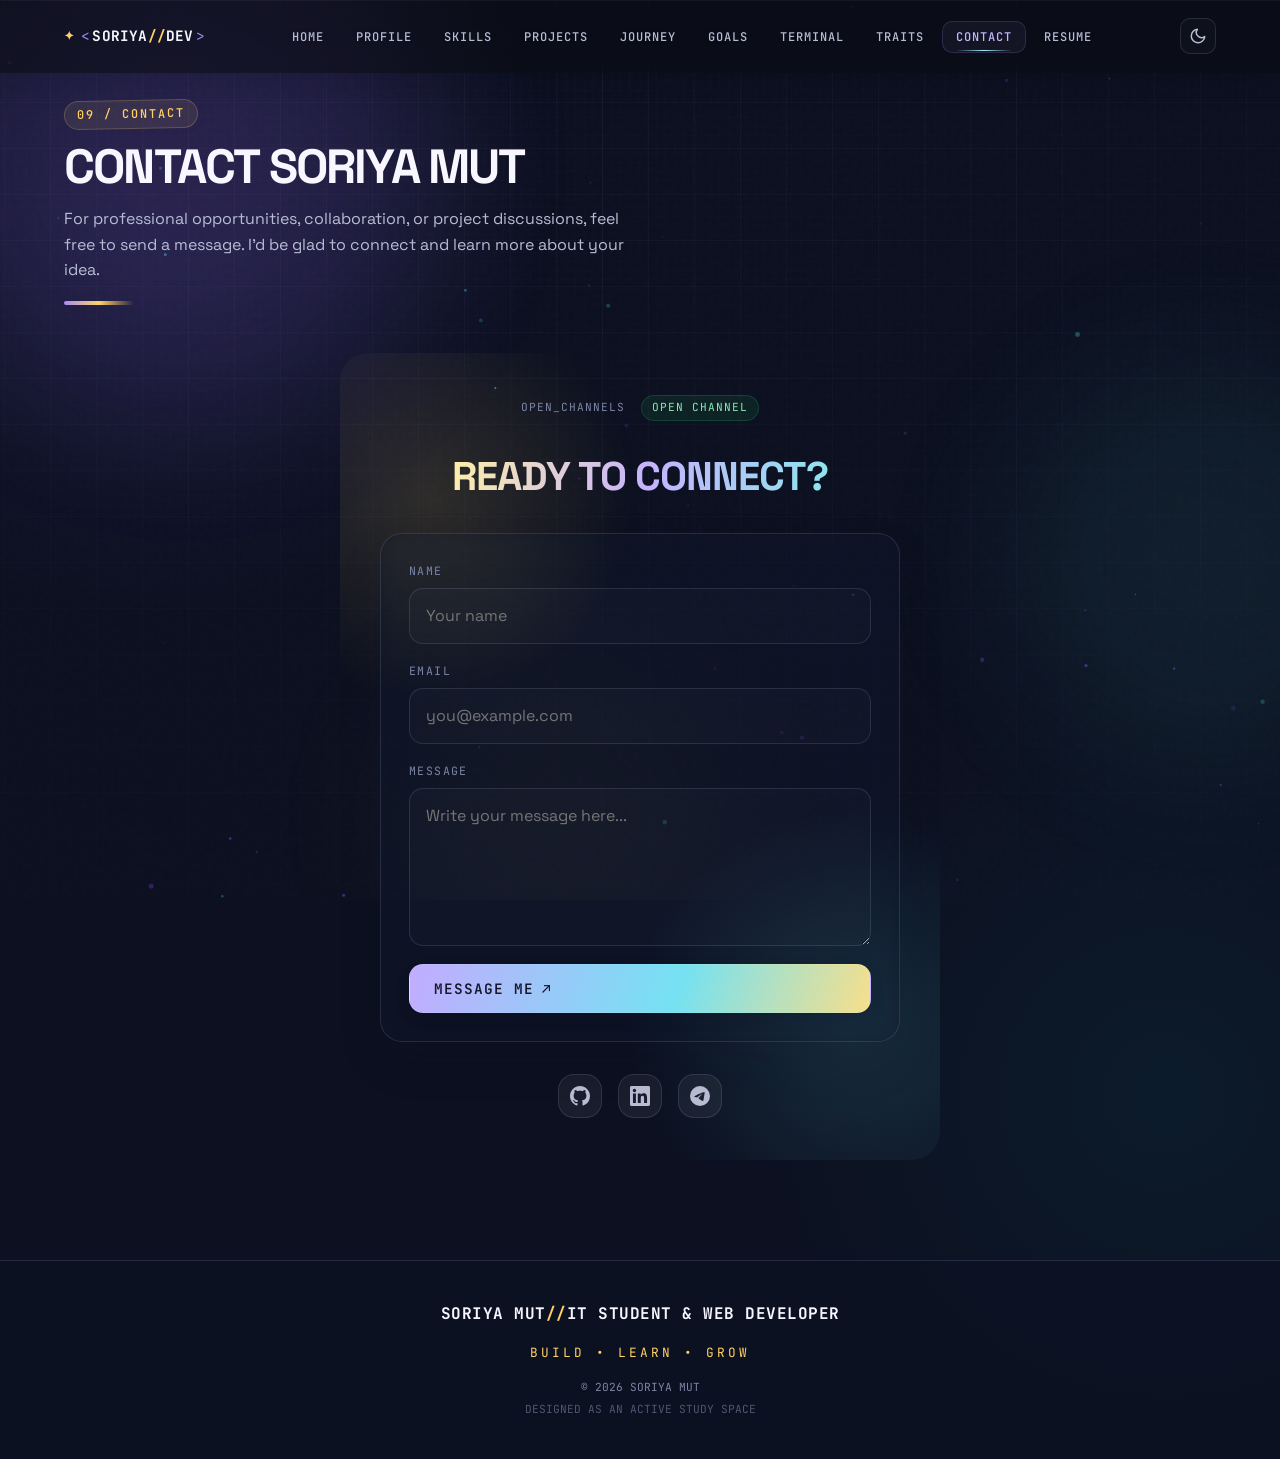
<file: pages/contact.html>
<!DOCTYPE html>
<html lang="en" data-theme="dark">
<head>
    <meta charset="UTF-8">
    <meta name="viewport" content="width=device-width, initial-scale=1.0">
    <title>Contact | Soriya Mut</title>
    <meta name="description" content="Contact Soriya Mut for collaboration or project opportunities.">
    <link rel="icon" type="image/png" sizes="256x256" href="../assets/images/icons/logo-portfolio-favicon.png">
    <link rel="preconnect" href="https://fonts.googleapis.com">
    <link rel="preconnect" href="https://fonts.gstatic.com" crossorigin>
    <link href="https://fonts.googleapis.com/css2?family=Space+Grotesk:wght@400;500;600;700&family=JetBrains+Mono:wght@400;500;700&display=swap" rel="stylesheet">
    <link rel="stylesheet" href="../assets/css/style.css">
    <link rel="stylesheet" href="../assets/css/animations.css">
    <link rel="stylesheet" href="../assets/css/responsive.css">
    <link rel="stylesheet" href="../assets/css/study-vibe.css">
    <script>window.PORTFOLIO_BASE = '../';</script>
</head>
<body class="page-contact">
    <div class="bg-layer" aria-hidden="true"><div class="bg-grid"></div><canvas class="bg-particles" id="bg-particles"></canvas><div class="bg-blob bg-blob--1"></div><div class="bg-blob bg-blob--2"></div><div class="bg-blob bg-blob--3"></div><div class="bg-noise"></div></div>
    <div class="cursor-glow" id="cursor-glow" aria-hidden="true"></div>
    <nav class="nav" id="nav" role="navigation" aria-label="Main navigation">
        <div class="nav-inner">
            <a href="../index.html" class="nav-logo" aria-label="Soriya Mut home"><span class="nav-logo-bracket">&lt;</span><span class="nav-logo-text">SORIYA<span class="nav-logo-slash">//</span>DEV</span><span class="nav-logo-bracket">&gt;</span></a>
            <ul class="nav-links" id="nav-links">
                <li><a href="../index.html" class="nav-link" data-section="home">HOME</a></li>
                <li><a href="profile.html" class="nav-link" data-section="profile">PROFILE</a></li>
                <li><a href="skills.html" class="nav-link" data-section="skills">SKILLS</a></li>
                <li><a href="projects.html" class="nav-link" data-section="projects">PROJECTS</a></li>
                <li><a href="journey.html" class="nav-link" data-section="journey">JOURNEY</a></li>
                <li><a href="goals.html" class="nav-link" data-section="goals">GOALS</a></li>
                <li><a href="terminal.html" class="nav-link" data-section="terminal">TERMINAL</a></li>
                <li><a href="traits.html" class="nav-link" data-section="traits">TRAITS</a></li>
                <li><a href="contact.html" class="nav-link active" aria-current="page" data-section="contact">CONTACT</a></li>
                <li><a href="../resume.html" class="nav-link" data-section="resume">RESUME</a></li>
            </ul>
            <div class="nav-controls">
                <button class="theme-toggle" id="theme-toggle" aria-label="Toggle theme">
                    <svg class="theme-icon-dark" width="18" height="18" viewBox="0 0 24 24" fill="none" stroke="currentColor" stroke-width="2" stroke-linecap="round" stroke-linejoin="round">
                        <path d="M21 12.79A9 9 0 1 1 11.21 3 7 7 0 0 0 21 12.79z"/>
                    </svg>
                    <svg class="theme-icon-light" width="18" height="18" viewBox="0 0 24 24" fill="none" stroke="currentColor" stroke-width="2" stroke-linecap="round" stroke-linejoin="round">
                        <circle cx="12" cy="12" r="5"/>
                        <line x1="12" y1="1" x2="12" y2="3"/>
                        <line x1="12" y1="21" x2="12" y2="23"/>
                        <line x1="4.22" y1="4.22" x2="5.64" y2="5.64"/>
                        <line x1="18.36" y1="18.36" x2="19.78" y2="19.78"/>
                        <line x1="1" y1="12" x2="3" y2="12"/>
                        <line x1="21" y1="12" x2="23" y2="12"/>
                        <line x1="4.22" y1="19.78" x2="5.64" y2="18.36"/>
                        <line x1="18.36" y1="5.64" x2="19.78" y2="4.22"/>
                    </svg>
                </button>
                <button class="nav-hamburger" id="nav-hamburger" aria-label="Toggle menu" aria-expanded="false"><span></span><span></span><span></span></button>
            </div>
        </div>
        <div class="nav-indicator" id="nav-indicator"></div>
    </nav>

    <main id="main-content">
        <section class="contact section" id="contact" data-section="contact">
            <div class="section-header reveal">
                <span class="section-number" data-i18n="contact.number">09 / CONTACT</span>
                <h2 class="section-title" data-i18n="contact.title">CONTACT SORIYA MUT</h2>
                <p class="section-subtitle" id="contact-subtitle"></p>
            </div>
            <div class="contact-content reveal" data-reveal-delay="100">
                <div class="contact-info">
                    <div class="contact-encryption">
                        <span class="contact-enc-label">OPEN_CHANNELS</span>
                        <span class="contact-enc-status" data-i18n="contact.encrypted">ENCRYPTED</span>
                    </div>
                    <div class="contact-ready"><span data-i18n="contact.ready">READY TO CONNECT?</span></div>
                    <form class="contact-form" id="contact-form" data-email="mut.soriya467@gmail.com">
                        <div class="contact-field"><label for="contact-name">Name</label><input id="contact-name" name="name" type="text" placeholder="Your name" autocomplete="name"></div>
                        <div class="contact-field"><label for="contact-email">Email</label><input id="contact-email" name="email" type="email" placeholder="you@example.com" autocomplete="email" required></div>
                        <div class="contact-field"><label for="contact-message">Message</label><textarea id="contact-message" name="message" rows="5" placeholder="Write your message here..." required></textarea></div>
                        <button type="submit" class="btn btn-primary contact-email-btn" id="contact-email-btn" data-magnetic>
                            <span data-i18n="contact.cta">MESSAGE ME</span>
                            <span class="btn-arrow">↗</span>
                        </button>
                    </form>
                    <div class="contact-socials" id="contact-socials"></div>
                </div>
            </div>
        </section>
    </main>

    <footer class="footer">
        <div class="footer-inner"><div class="footer-brand"><span class="footer-logo">SORIYA MUT<span class="footer-logo-slash">//</span>IT STUDENT &amp; WEB DEVELOPER</span></div><div class="footer-mission">BUILD • LEARN • GROW</div><div class="footer-copy"><span>© <span id="footer-year"></span> SORIYA MUT</span><span class="footer-designed" data-i18n="footer.designed">DESIGNED AS A DEVELOPER COMMAND CENTER</span></div></div>
    </footer>
    <div class="toast" id="toast" role="status" aria-live="polite"><span class="toast-icon">✓</span><span class="toast-text" id="toast-text"></span></div>
    <div class="scroll-progress" id="scroll-progress" aria-hidden="true"></div>

    <script src="../assets/js/data-loader.js"></script>
    <script src="../assets/js/animations.js"></script>
    <script src="../assets/js/interactions.js"></script>
    <script src="../assets/js/app.js"></script>
    <script>
        document.addEventListener('DOMContentLoaded', () => {
            document.querySelectorAll('.nav-link').forEach(link => {
                if (link.href && link.href.endsWith('contact.html')) {
                    link.classList.add('active');
                    link.setAttribute('aria-current', 'page');
                } else {
                    link.classList.remove('active');
                    link.removeAttribute('aria-current');
                }
            });
        });
    </script>
</body>
</html>
</file>
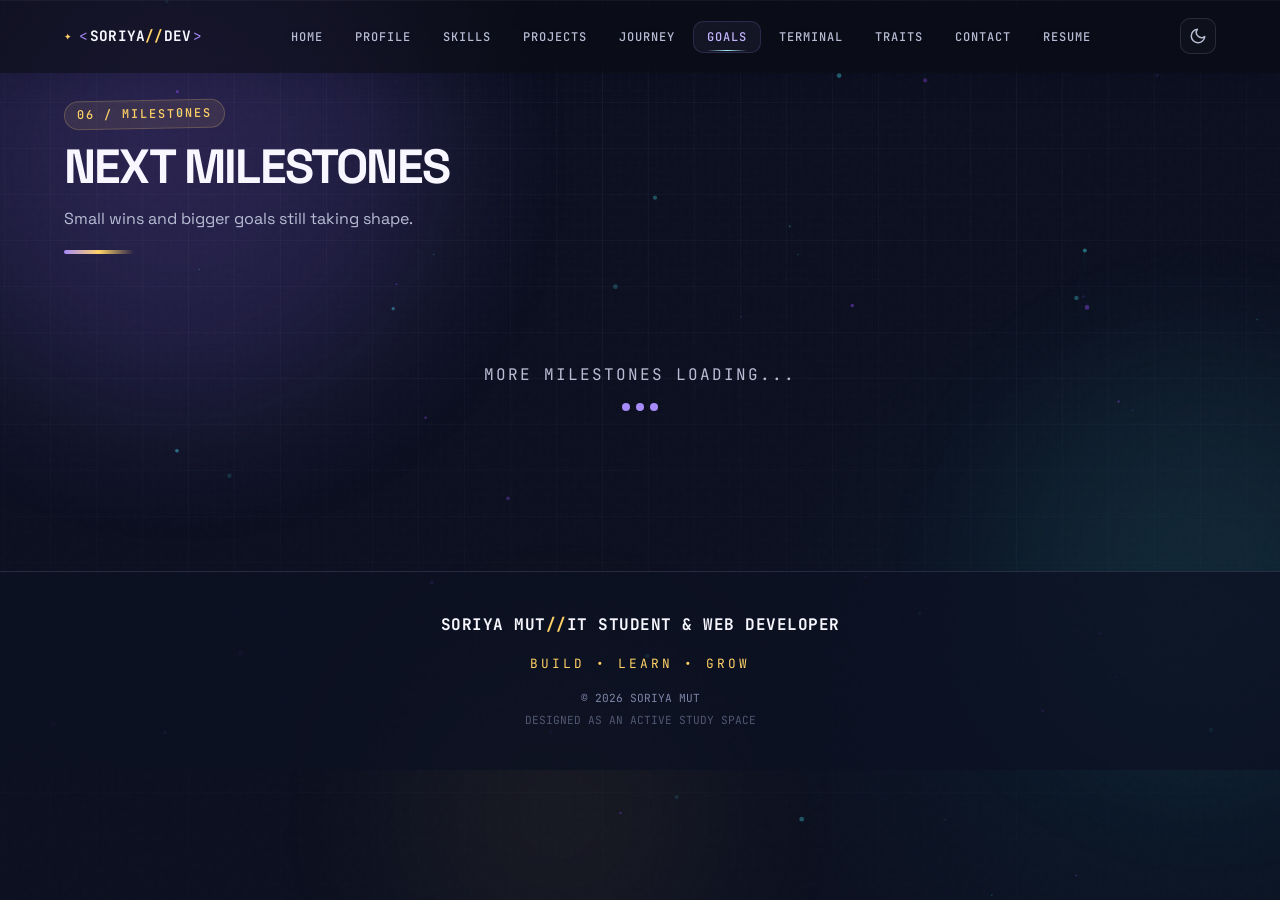
<file: pages/goals.html>
<!DOCTYPE html>
<html lang="en" data-theme="dark">
<head>
    <meta charset="UTF-8">
    <meta name="viewport" content="width=device-width, initial-scale=1.0">
    <title>Goals | Soriya Mut</title>
    <meta name="description" content="Current goals and next level roadmap for Soriya Mut.">
    <link rel="icon" type="image/png" sizes="256x256" href="../assets/images/icons/logo-portfolio-favicon.png">
    <link rel="preconnect" href="https://fonts.googleapis.com">
    <link rel="preconnect" href="https://fonts.gstatic.com" crossorigin>
    <link href="https://fonts.googleapis.com/css2?family=Space+Grotesk:wght@400;500;600;700&family=JetBrains+Mono:wght@400;500;700&display=swap" rel="stylesheet">
    <link rel="stylesheet" href="../assets/css/style.css">
    <link rel="stylesheet" href="../assets/css/animations.css">
    <link rel="stylesheet" href="../assets/css/responsive.css">
    <link rel="stylesheet" href="../assets/css/study-vibe.css">
    <script>window.PORTFOLIO_BASE = '../';</script>
</head>
<body class="page-goals">
    <div class="bg-layer" aria-hidden="true"><div class="bg-grid"></div><canvas class="bg-particles" id="bg-particles"></canvas><div class="bg-blob bg-blob--1"></div><div class="bg-blob bg-blob--2"></div><div class="bg-blob bg-blob--3"></div><div class="bg-noise"></div></div>
    <div class="cursor-glow" id="cursor-glow" aria-hidden="true"></div>
    <nav class="nav" id="nav" role="navigation" aria-label="Main navigation">
        <div class="nav-inner">
            <a href="../index.html" class="nav-logo" aria-label="Soriya Mut home"><span class="nav-logo-bracket">&lt;</span><span class="nav-logo-text">SORIYA<span class="nav-logo-slash">//</span>DEV</span><span class="nav-logo-bracket">&gt;</span></a>
            <ul class="nav-links" id="nav-links">
                <li><a href="../index.html" class="nav-link" data-section="home">HOME</a></li>
                <li><a href="profile.html" class="nav-link" data-section="profile">PROFILE</a></li>
                <li><a href="skills.html" class="nav-link" data-section="skills">SKILLS</a></li>
                <li><a href="projects.html" class="nav-link" data-section="projects">PROJECTS</a></li>
                <li><a href="journey.html" class="nav-link" data-section="journey">JOURNEY</a></li>
                <li><a href="goals.html" class="nav-link active" aria-current="page" data-section="goals">GOALS</a></li>
                <li><a href="terminal.html" class="nav-link" data-section="terminal">TERMINAL</a></li>
                <li><a href="traits.html" class="nav-link" data-section="traits">TRAITS</a></li>
                <li><a href="contact.html" class="nav-link" data-section="contact">CONTACT</a></li>
                <li><a href="../resume.html" class="nav-link" data-section="resume">RESUME</a></li>
            </ul>
            <div class="nav-controls">
                <button class="theme-toggle" id="theme-toggle" aria-label="Toggle theme">
                    <svg class="theme-icon-dark" width="18" height="18" viewBox="0 0 24 24" fill="none" stroke="currentColor" stroke-width="2" stroke-linecap="round" stroke-linejoin="round">
                        <path d="M21 12.79A9 9 0 1 1 11.21 3 7 7 0 0 0 21 12.79z"/>
                    </svg>
                    <svg class="theme-icon-light" width="18" height="18" viewBox="0 0 24 24" fill="none" stroke="currentColor" stroke-width="2" stroke-linecap="round" stroke-linejoin="round">
                        <circle cx="12" cy="12" r="5"/>
                        <line x1="12" y1="1" x2="12" y2="3"/>
                        <line x1="12" y1="21" x2="12" y2="23"/>
                        <line x1="4.22" y1="4.22" x2="5.64" y2="5.64"/>
                        <line x1="18.36" y1="18.36" x2="19.78" y2="19.78"/>
                        <line x1="1" y1="12" x2="3" y2="12"/>
                        <line x1="21" y1="12" x2="23" y2="12"/>
                        <line x1="4.22" y1="19.78" x2="5.64" y2="18.36"/>
                        <line x1="18.36" y1="5.64" x2="19.78" y2="4.22"/>
                    </svg>
                </button>
                <button class="nav-hamburger" id="nav-hamburger" aria-label="Toggle menu" aria-expanded="false"><span></span><span></span><span></span></button>
            </div>
        </div>
        <div class="nav-indicator" id="nav-indicator"></div>
    </nav>

    <main id="main-content">
        <section class="achievements section" id="achievements" data-section="achievements">
            <div class="section-header reveal">
                <span class="section-number" data-i18n="achievements.number">06 / NEXT QUESTS</span>
                <h2 class="section-title" data-i18n="achievements.title">NEXT LEVEL</h2>
                <p class="section-subtitle" data-i18n="achievements.subtitle">Milestones I'm working toward.</p>
            </div>
            <div class="achievements-content" id="achievements-content"></div>
        </section>
    </main>

    <footer class="footer">
        <div class="footer-inner"><div class="footer-brand"><span class="footer-logo">SORIYA MUT<span class="footer-logo-slash">//</span>IT STUDENT &amp; WEB DEVELOPER</span></div><div class="footer-mission">BUILD • LEARN • GROW</div><div class="footer-copy"><span>© <span id="footer-year"></span> SORIYA MUT</span><span class="footer-designed" data-i18n="footer.designed">DESIGNED AS A DEVELOPER COMMAND CENTER</span></div></div>
    </footer>
    <div class="toast" id="toast" role="status" aria-live="polite"><span class="toast-icon">✓</span><span class="toast-text" id="toast-text"></span></div>
    <div class="scroll-progress" id="scroll-progress" aria-hidden="true"></div>

    <script src="../assets/js/data-loader.js"></script>
    <script src="../assets/js/animations.js"></script>
    <script src="../assets/js/interactions.js"></script>
    <script src="../assets/js/app.js"></script>
    <script>
        document.addEventListener('DOMContentLoaded', () => {
            document.querySelectorAll('.nav-link').forEach(link => {
                if (link.href && link.href.endsWith('goals.html')) {
                    link.classList.add('active');
                    link.setAttribute('aria-current', 'page');
                } else {
                    link.classList.remove('active');
                    link.removeAttribute('aria-current');
                }
            });
        });
    </script>
</body>
</html>
</file>
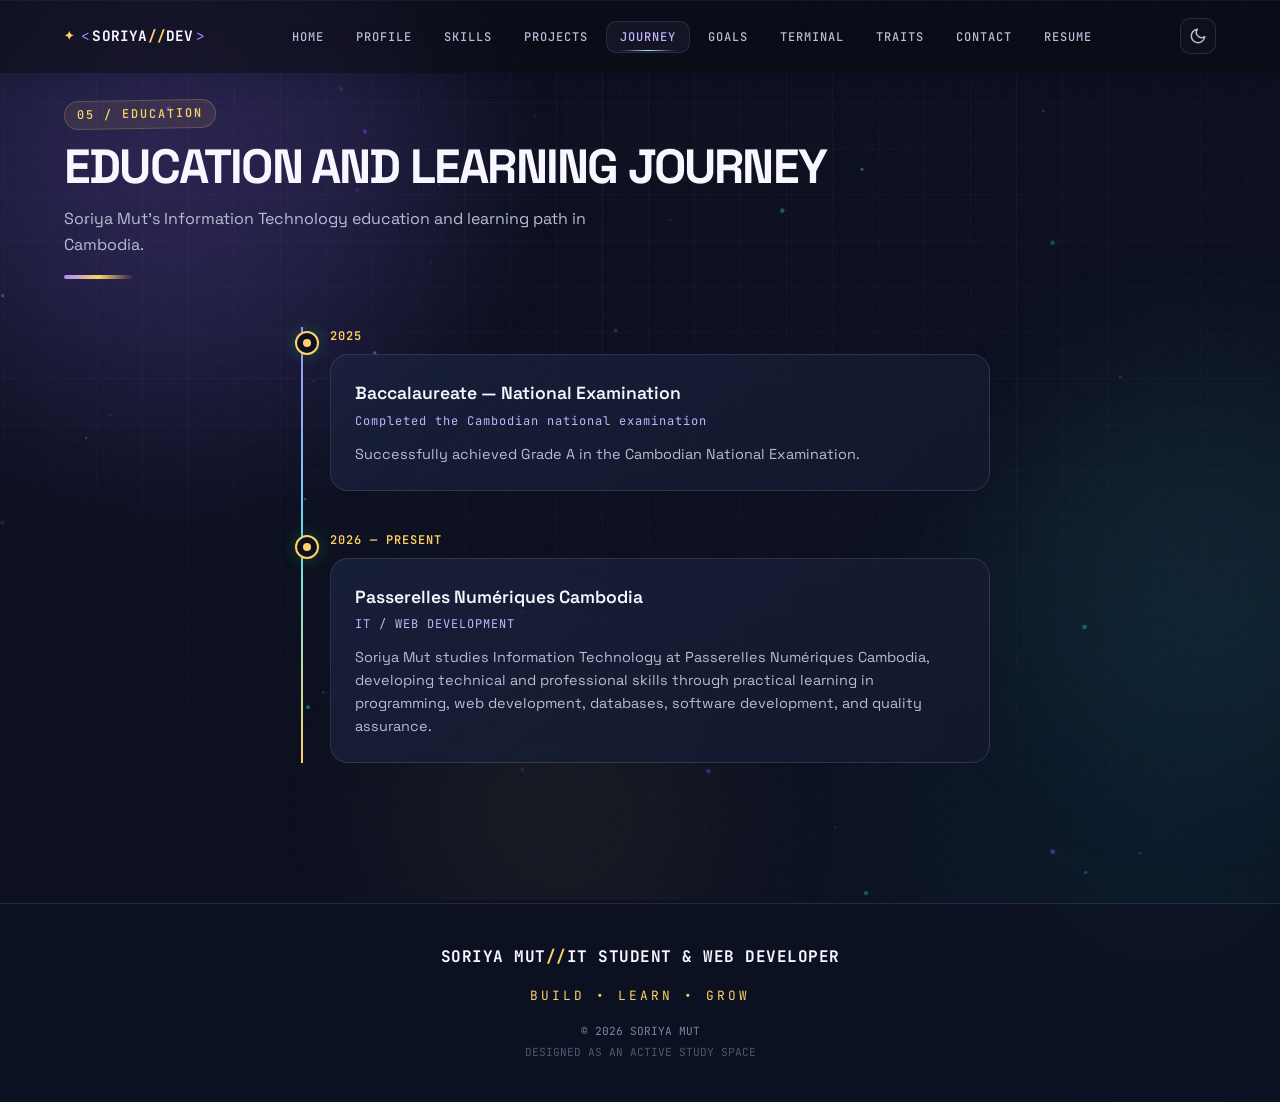
<file: pages/journey.html>
<!DOCTYPE html>
<html lang="en" data-theme="dark">
<head>
    <meta charset="UTF-8">
    <meta name="viewport" content="width=device-width, initial-scale=1.0">
    <title>Journey | Soriya Mut</title>
    <meta name="description" content="Learning journey and education timeline of Soriya Mut.">
    <link rel="icon" type="image/png" sizes="256x256" href="../assets/images/icons/logo-portfolio-favicon.png">
    <link rel="preconnect" href="https://fonts.googleapis.com">
    <link rel="preconnect" href="https://fonts.gstatic.com" crossorigin>
    <link href="https://fonts.googleapis.com/css2?family=Space+Grotesk:wght@400;500;600;700&family=JetBrains+Mono:wght@400;500;700&display=swap" rel="stylesheet">
    <link rel="stylesheet" href="../assets/css/style.css">
    <link rel="stylesheet" href="../assets/css/animations.css">
    <link rel="stylesheet" href="../assets/css/responsive.css">
    <link rel="stylesheet" href="../assets/css/study-vibe.css">
    <script>window.PORTFOLIO_BASE = '../';</script>
</head>
<body class="page-journey">
    <div class="bg-layer" aria-hidden="true"><div class="bg-grid"></div><canvas class="bg-particles" id="bg-particles"></canvas><div class="bg-blob bg-blob--1"></div><div class="bg-blob bg-blob--2"></div><div class="bg-blob bg-blob--3"></div><div class="bg-noise"></div></div>
    <div class="cursor-glow" id="cursor-glow" aria-hidden="true"></div>
    <nav class="nav" id="nav" role="navigation" aria-label="Main navigation">
        <div class="nav-inner">
            <a href="../index.html" class="nav-logo" aria-label="Soriya Mut home"><span class="nav-logo-bracket">&lt;</span><span class="nav-logo-text">SORIYA<span class="nav-logo-slash">//</span>DEV</span><span class="nav-logo-bracket">&gt;</span></a>
            <ul class="nav-links" id="nav-links">
                <li><a href="../index.html" class="nav-link" data-section="home">HOME</a></li>
                <li><a href="profile.html" class="nav-link" data-section="profile">PROFILE</a></li>
                <li><a href="skills.html" class="nav-link" data-section="skills">SKILLS</a></li>
                <li><a href="projects.html" class="nav-link" data-section="projects">PROJECTS</a></li>
                <li><a href="journey.html" class="nav-link active" aria-current="page" data-section="journey">JOURNEY</a></li>
                <li><a href="goals.html" class="nav-link" data-section="goals">GOALS</a></li>
                <li><a href="terminal.html" class="nav-link" data-section="terminal">TERMINAL</a></li>
                <li><a href="traits.html" class="nav-link" data-section="traits">TRAITS</a></li>
                <li><a href="contact.html" class="nav-link" data-section="contact">CONTACT</a></li>
                <li><a href="../resume.html" class="nav-link" data-section="resume">RESUME</a></li>
            </ul>
            <div class="nav-controls">
                <button class="theme-toggle" id="theme-toggle" aria-label="Toggle theme">
                    <svg class="theme-icon-dark" width="18" height="18" viewBox="0 0 24 24" fill="none" stroke="currentColor" stroke-width="2" stroke-linecap="round" stroke-linejoin="round">
                        <path d="M21 12.79A9 9 0 1 1 11.21 3 7 7 0 0 0 21 12.79z"/>
                    </svg>
                    <svg class="theme-icon-light" width="18" height="18" viewBox="0 0 24 24" fill="none" stroke="currentColor" stroke-width="2" stroke-linecap="round" stroke-linejoin="round">
                        <circle cx="12" cy="12" r="5"/>
                        <line x1="12" y1="1" x2="12" y2="3"/>
                        <line x1="12" y1="21" x2="12" y2="23"/>
                        <line x1="4.22" y1="4.22" x2="5.64" y2="5.64"/>
                        <line x1="18.36" y1="18.36" x2="19.78" y2="19.78"/>
                        <line x1="1" y1="12" x2="3" y2="12"/>
                        <line x1="21" y1="12" x2="23" y2="12"/>
                        <line x1="4.22" y1="19.78" x2="5.64" y2="18.36"/>
                        <line x1="18.36" y1="5.64" x2="19.78" y2="4.22"/>
                    </svg>
                </button>
                <button class="nav-hamburger" id="nav-hamburger" aria-label="Toggle menu" aria-expanded="false"><span></span><span></span><span></span></button>
            </div>
        </div>
        <div class="nav-indicator" id="nav-indicator"></div>
    </nav>

    <main id="main-content">
        <section class="journey section" id="journey" data-section="journey">
            <div class="section-header reveal">
                <span class="section-number" data-i18n="journey.number">05 / EDUCATION</span>
                <h2 class="section-title" data-i18n="journey.title">EDUCATION AND LEARNING JOURNEY</h2>
                <p class="section-subtitle" data-i18n="journey.subtitle">Soriya Mut's Information Technology education and learning path in Cambodia.</p>
            </div>
            <div class="timeline" id="timeline"></div>
        </section>
    </main>

    <footer class="footer">
        <div class="footer-inner"><div class="footer-brand"><span class="footer-logo">SORIYA MUT<span class="footer-logo-slash">//</span>IT STUDENT &amp; WEB DEVELOPER</span></div><div class="footer-mission">BUILD • LEARN • GROW</div><div class="footer-copy"><span>© <span id="footer-year"></span> SORIYA MUT</span><span class="footer-designed" data-i18n="footer.designed">DESIGNED AS A DEVELOPER COMMAND CENTER</span></div></div>
    </footer>
    <div class="toast" id="toast" role="status" aria-live="polite"><span class="toast-icon">✓</span><span class="toast-text" id="toast-text"></span></div>
    <div class="scroll-progress" id="scroll-progress" aria-hidden="true"></div>

    <script src="../assets/js/data-loader.js"></script>
    <script src="../assets/js/animations.js"></script>
    <script src="../assets/js/interactions.js"></script>
    <script src="../assets/js/app.js"></script>
    <script>
        document.addEventListener('DOMContentLoaded', () => {
            document.querySelectorAll('.nav-link').forEach(link => {
                if (link.href && link.href.endsWith('journey.html')) {
                    link.classList.add('active');
                    link.setAttribute('aria-current', 'page');
                } else {
                    link.classList.remove('active');
                    link.removeAttribute('aria-current');
                }
            });
        });
    </script>
</body>
</html>
</file>
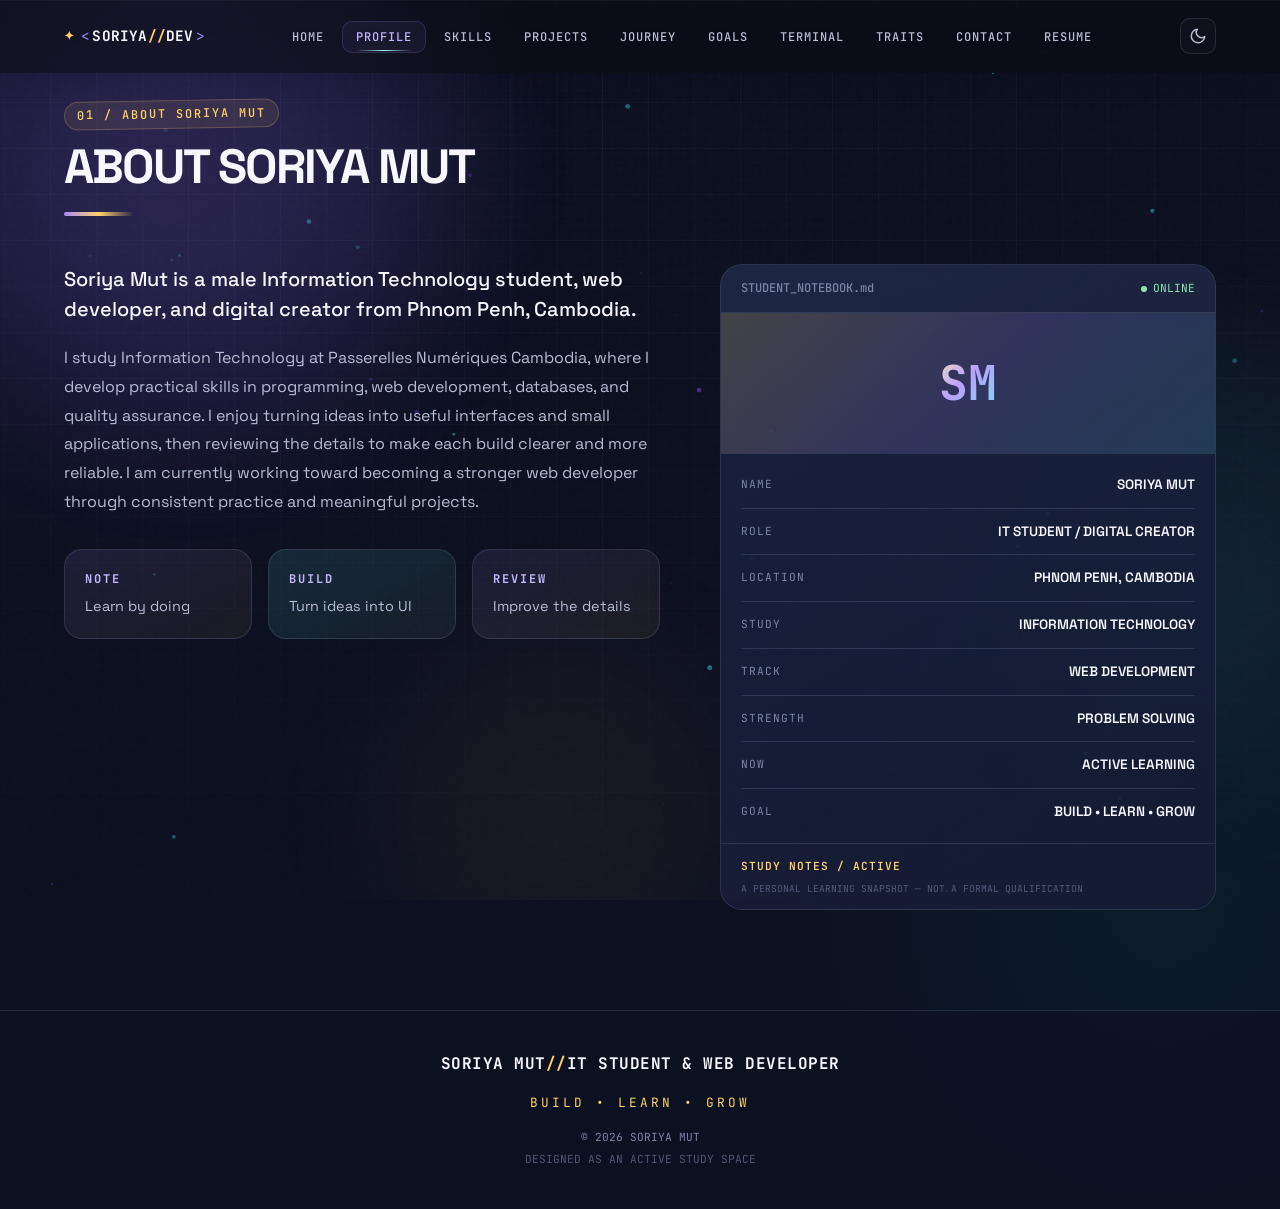
<file: pages/profile.html>
<!DOCTYPE html>
<html lang="en" data-theme="dark">
<head>
    <meta charset="UTF-8">
    <meta name="viewport" content="width=device-width, initial-scale=1.0">
    <meta http-equiv="X-UA-Compatible" content="ie=edge">
    <title>Profile | Soriya Mut</title>
    <meta name="description" content="Profile of Soriya Mut, an IT student and web developer from Phnom Penh, Cambodia.">
    <link rel="icon" type="image/png" sizes="256x256" href="../assets/images/icons/logo-portfolio-favicon.png">
    <link rel="preconnect" href="https://fonts.googleapis.com">
    <link rel="preconnect" href="https://fonts.gstatic.com" crossorigin>
    <link href="https://fonts.googleapis.com/css2?family=Space+Grotesk:wght@400;500;600;700&family=JetBrains+Mono:wght@400;500;700&display=swap" rel="stylesheet">
    <link rel="stylesheet" href="../assets/css/style.css">
    <link rel="stylesheet" href="../assets/css/animations.css">
    <link rel="stylesheet" href="../assets/css/responsive.css">
    <link rel="stylesheet" href="../assets/css/study-vibe.css">
    <script>
        window.PORTFOLIO_BASE = '../';
    </script>
</head>
<body class="page-profile">
    <div class="bg-layer" aria-hidden="true">
        <div class="bg-grid"></div>
        <canvas class="bg-particles" id="bg-particles"></canvas>
        <div class="bg-blob bg-blob--1"></div>
        <div class="bg-blob bg-blob--2"></div>
        <div class="bg-blob bg-blob--3"></div>
        <div class="bg-noise"></div>
    </div>
    <div class="cursor-glow" id="cursor-glow" aria-hidden="true"></div>

    <nav class="nav" id="nav" role="navigation" aria-label="Main navigation">
        <div class="nav-inner">
            <a href="../index.html" class="nav-logo" aria-label="Soriya Mut home">
                <span class="nav-logo-bracket">&lt;</span>
                <span class="nav-logo-text">SORIYA<span class="nav-logo-slash">//</span>DEV</span>
                <span class="nav-logo-bracket">&gt;</span>
            </a>
            <ul class="nav-links" id="nav-links">
                <li><a href="../index.html" class="nav-link" data-section="home">HOME</a></li>
                <li><a href="profile.html" class="nav-link active" aria-current="page" data-section="profile">PROFILE</a></li>
                <li><a href="skills.html" class="nav-link" data-section="skills">SKILLS</a></li>
                <li><a href="projects.html" class="nav-link" data-section="projects">PROJECTS</a></li>
                <li><a href="journey.html" class="nav-link" data-section="journey">JOURNEY</a></li>
                <li><a href="goals.html" class="nav-link" data-section="goals">GOALS</a></li>
                <li><a href="terminal.html" class="nav-link" data-section="terminal">TERMINAL</a></li>
                <li><a href="traits.html" class="nav-link" data-section="traits">TRAITS</a></li>
                <li><a href="contact.html" class="nav-link" data-section="contact">CONTACT</a></li>
                <li><a href="../resume.html" class="nav-link" data-section="resume">RESUME</a></li>
            </ul>
            <div class="nav-controls">
                <button class="theme-toggle" id="theme-toggle" aria-label="Toggle theme">
                    <svg class="theme-icon-dark" width="18" height="18" viewBox="0 0 24 24" fill="none" stroke="currentColor" stroke-width="2" stroke-linecap="round" stroke-linejoin="round">
                        <path d="M21 12.79A9 9 0 1 1 11.21 3 7 7 0 0 0 21 12.79z"/>
                    </svg>
                    <svg class="theme-icon-light" width="18" height="18" viewBox="0 0 24 24" fill="none" stroke="currentColor" stroke-width="2" stroke-linecap="round" stroke-linejoin="round">
                        <circle cx="12" cy="12" r="5"/>
                        <line x1="12" y1="1" x2="12" y2="3"/>
                        <line x1="12" y1="21" x2="12" y2="23"/>
                        <line x1="4.22" y1="4.22" x2="5.64" y2="5.64"/>
                        <line x1="18.36" y1="18.36" x2="19.78" y2="19.78"/>
                        <line x1="1" y1="12" x2="3" y2="12"/>
                        <line x1="21" y1="12" x2="23" y2="12"/>
                        <line x1="4.22" y1="19.78" x2="5.64" y2="18.36"/>
                        <line x1="18.36" y1="5.64" x2="19.78" y2="4.22"/>
                    </svg>
                </button>
                <button class="nav-hamburger" id="nav-hamburger" aria-label="Toggle menu" aria-expanded="false">
                    <span></span><span></span><span></span>
                </button>
            </div>
        </div>
        <div class="nav-indicator" id="nav-indicator"></div>
    </nav>

    <main id="main-content">
        <section class="about section" id="about" data-section="about">
            <div class="section-header reveal">
                <span class="section-number" data-i18n="about.number">01 / PROFILE</span>
                <h2 class="section-title" data-i18n="about.title">MORE THAN JUST A STUDENT</h2>
            </div>
            <div class="about-grid">
                <div class="about-text reveal" data-reveal-delay="100">
                    <p class="about-intro" id="about-intro"></p>
                    <p class="about-paragraph" id="about-paragraph"></p>
                    <div class="about-cards" id="about-cards"></div>
                </div>
                <div class="about-visual reveal" data-reveal-delay="200">
                    <div class="dev-card" data-tilt>
                        <div class="dev-card-header">
                            <span class="dev-card-title" data-i18n="about.cardTitle">CHARACTER_PROFILE.exe</span>
                            <span class="dev-card-status"><span class="dev-card-dot"></span>ONLINE</span>
                        </div>
                        <div class="dev-card-avatar" id="dev-card-avatar"><span id="dev-card-initials">SM</span></div>
                        <div class="dev-card-body" id="dev-card-body"></div>
                        <div class="dev-card-footer">
                            <span class="dev-card-badge">STUDY NOTES / ACTIVE</span>
                            <span class="dev-card-note" data-i18n="about.progressNote">VISUAL PROGRESS INDICATOR — NOT A REAL QUALIFICATION</span>
                        </div>
                    </div>
                </div>
            </div>
        </section>
    </main>

    <footer class="footer">
        <div class="footer-inner">
            <div class="footer-brand">
                <span class="footer-logo">SORIYA MUT<span class="footer-logo-slash">//</span>IT STUDENT &amp; WEB DEVELOPER</span>
            </div>
            <div class="footer-mission">BUILD • LEARN • GROW</div>
            <div class="footer-copy">
                <span>© <span id="footer-year"></span> SORIYA MUT</span>
                <span class="footer-designed" data-i18n="footer.designed">DESIGNED AS A DEVELOPER COMMAND CENTER</span>
            </div>
        </div>
    </footer>

    <div class="toast" id="toast" role="status" aria-live="polite">
        <span class="toast-icon">✓</span>
        <span class="toast-text" id="toast-text"></span>
    </div>
    <div class="scroll-progress" id="scroll-progress" aria-hidden="true"></div>

    <script src="../assets/js/data-loader.js"></script>
    <script src="../assets/js/animations.js"></script>
    <script src="../assets/js/interactions.js"></script>
    <script src="../assets/js/app.js"></script>
    <script>
        document.addEventListener('DOMContentLoaded', () => {
            document.querySelectorAll('.nav-link').forEach(link => {
                if (link.href && link.href.endsWith('profile.html')) {
                    link.classList.add('active');
                    link.setAttribute('aria-current', 'page');
                } else {
                    link.classList.remove('active');
                    link.removeAttribute('aria-current');
                }
            });
        });
    </script>
</body>
</html>
</file>
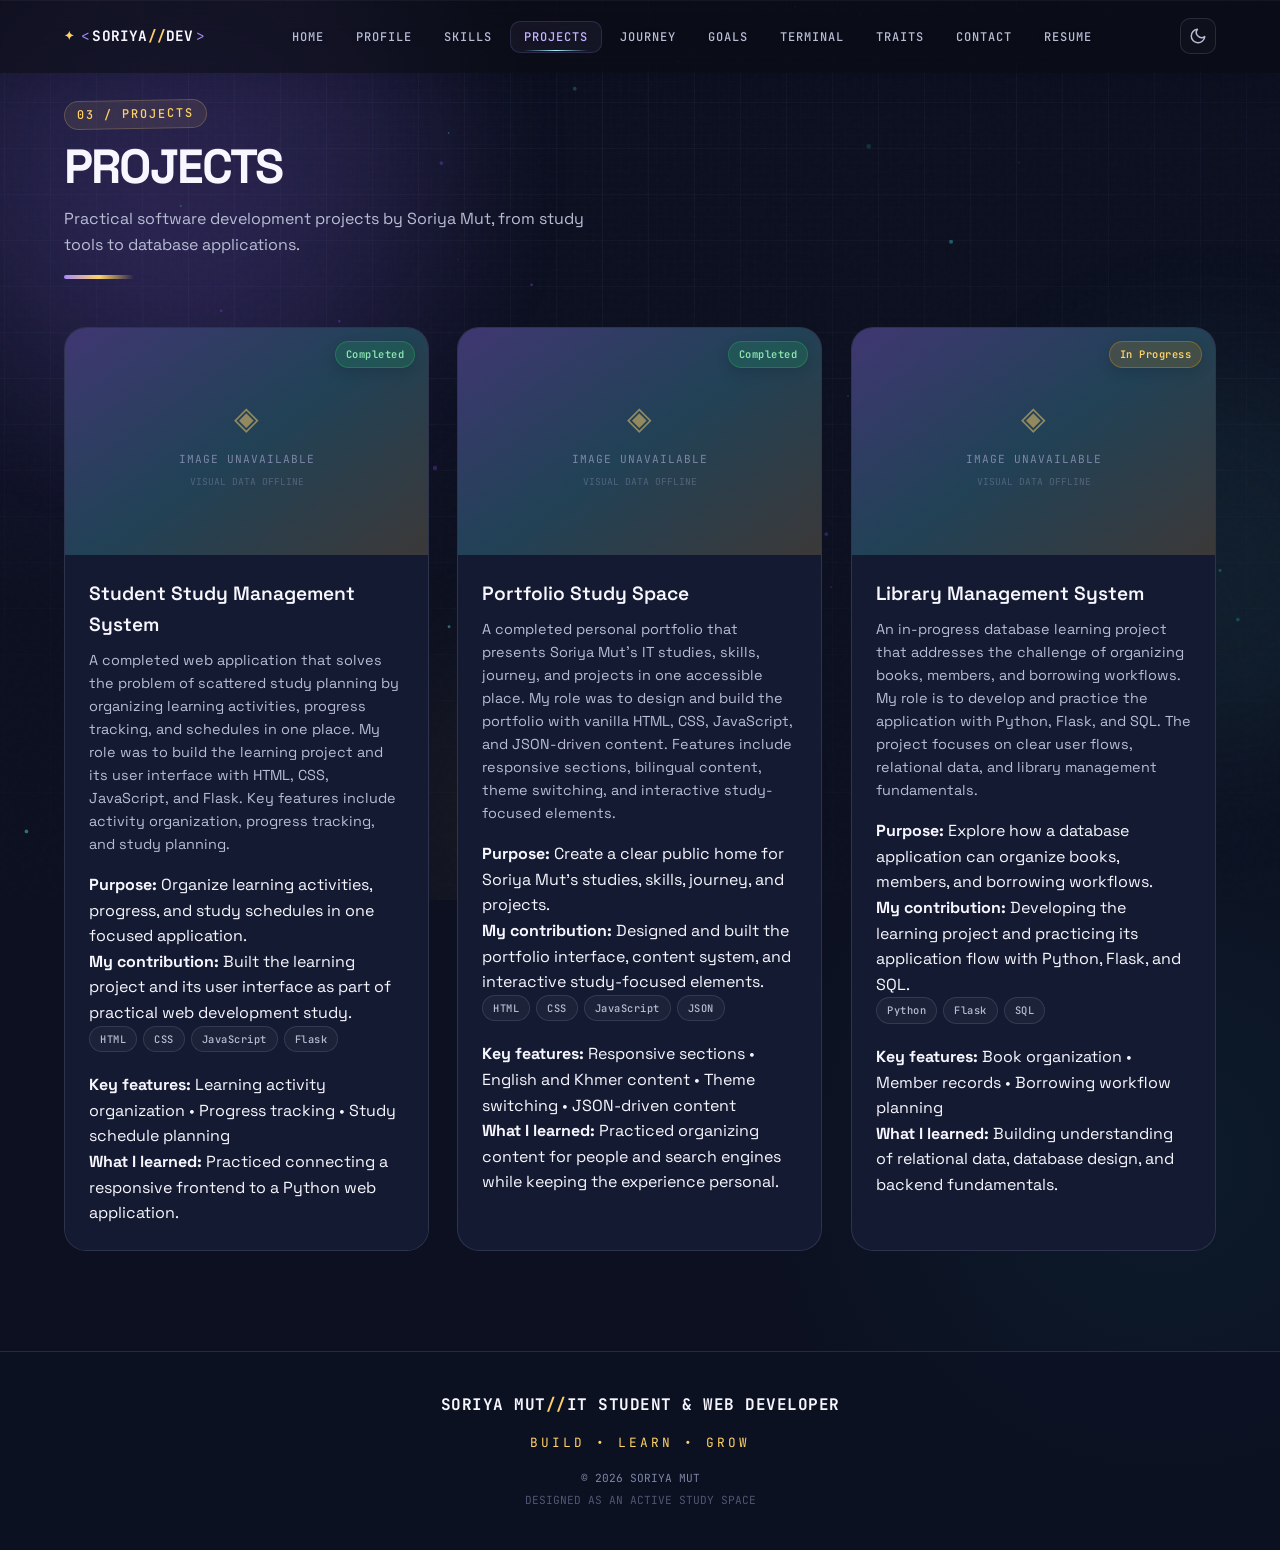
<file: pages/projects.html>
<!DOCTYPE html>
<html lang="en" data-theme="dark">
<head>
    <meta charset="UTF-8">
    <meta name="viewport" content="width=device-width, initial-scale=1.0">
    <title>Projects | Soriya Mut</title>
    <meta name="description" content="Project portfolio of Soriya Mut.">
    <link rel="icon" type="image/png" sizes="256x256" href="../assets/images/icons/logo-portfolio-favicon.png">
    <link rel="preconnect" href="https://fonts.googleapis.com">
    <link rel="preconnect" href="https://fonts.gstatic.com" crossorigin>
    <link href="https://fonts.googleapis.com/css2?family=Space+Grotesk:wght@400;500;600;700&family=JetBrains+Mono:wght@400;500;700&display=swap" rel="stylesheet">
    <link rel="stylesheet" href="../assets/css/style.css">
    <link rel="stylesheet" href="../assets/css/animations.css">
    <link rel="stylesheet" href="../assets/css/responsive.css">
    <link rel="stylesheet" href="../assets/css/study-vibe.css">
    <script>window.PORTFOLIO_BASE = '../';</script>
</head>
<body class="page-projects">
    <div class="bg-layer" aria-hidden="true"><div class="bg-grid"></div><canvas class="bg-particles" id="bg-particles"></canvas><div class="bg-blob bg-blob--1"></div><div class="bg-blob bg-blob--2"></div><div class="bg-blob bg-blob--3"></div><div class="bg-noise"></div></div>
    <div class="cursor-glow" id="cursor-glow" aria-hidden="true"></div>
    <nav class="nav" id="nav" role="navigation" aria-label="Main navigation">
        <div class="nav-inner">
            <a href="../index.html" class="nav-logo" aria-label="Soriya Mut home"><span class="nav-logo-bracket">&lt;</span><span class="nav-logo-text">SORIYA<span class="nav-logo-slash">//</span>DEV</span><span class="nav-logo-bracket">&gt;</span></a>
            <ul class="nav-links" id="nav-links">
                <li><a href="../index.html" class="nav-link" data-section="home">HOME</a></li>
                <li><a href="profile.html" class="nav-link" data-section="profile">PROFILE</a></li>
                <li><a href="skills.html" class="nav-link" data-section="skills">SKILLS</a></li>
                <li><a href="projects.html" class="nav-link active" aria-current="page" data-section="projects">PROJECTS</a></li>
                <li><a href="journey.html" class="nav-link" data-section="journey">JOURNEY</a></li>
                <li><a href="goals.html" class="nav-link" data-section="goals">GOALS</a></li>
                <li><a href="terminal.html" class="nav-link" data-section="terminal">TERMINAL</a></li>
                <li><a href="traits.html" class="nav-link" data-section="traits">TRAITS</a></li>
                <li><a href="contact.html" class="nav-link" data-section="contact">CONTACT</a></li>
                <li><a href="../resume.html" class="nav-link" data-section="resume">RESUME</a></li>
            </ul>
            <div class="nav-controls">
                <button class="theme-toggle" id="theme-toggle" aria-label="Toggle theme">
                    <svg class="theme-icon-dark" width="18" height="18" viewBox="0 0 24 24" fill="none" stroke="currentColor" stroke-width="2" stroke-linecap="round" stroke-linejoin="round">
                        <path d="M21 12.79A9 9 0 1 1 11.21 3 7 7 0 0 0 21 12.79z"/>
                    </svg>
                    <svg class="theme-icon-light" width="18" height="18" viewBox="0 0 24 24" fill="none" stroke="currentColor" stroke-width="2" stroke-linecap="round" stroke-linejoin="round">
                        <circle cx="12" cy="12" r="5"/>
                        <line x1="12" y1="1" x2="12" y2="3"/>
                        <line x1="12" y1="21" x2="12" y2="23"/>
                        <line x1="4.22" y1="4.22" x2="5.64" y2="5.64"/>
                        <line x1="18.36" y1="18.36" x2="19.78" y2="19.78"/>
                        <line x1="1" y1="12" x2="3" y2="12"/>
                        <line x1="21" y1="12" x2="23" y2="12"/>
                        <line x1="4.22" y1="19.78" x2="5.64" y2="18.36"/>
                        <line x1="18.36" y1="5.64" x2="19.78" y2="4.22"/>
                    </svg>
                </button>
                <button class="nav-hamburger" id="nav-hamburger" aria-label="Toggle menu" aria-expanded="false"><span></span><span></span><span></span></button>
            </div>
        </div>
        <div class="nav-indicator" id="nav-indicator"></div>
    </nav>

    <main id="main-content">
        <section class="projects section" id="projects" data-section="projects">
            <div class="section-header reveal">
                <span class="section-number" data-i18n="projects.number">03 / BUILDS</span>
                <h2 class="section-title" data-i18n="projects.title">THINGS I'VE BUILT</h2>
                <p class="section-subtitle" data-i18n="projects.subtitle">Small steps, real practice, and experiments that become better over time.</p>
            </div>
            <div class="projects-grid" id="projects-grid"></div>
        </section>
    </main>

    <footer class="footer">
        <div class="footer-inner"><div class="footer-brand"><span class="footer-logo">SORIYA MUT<span class="footer-logo-slash">//</span>IT STUDENT &amp; WEB DEVELOPER</span></div><div class="footer-mission">BUILD • LEARN • GROW</div><div class="footer-copy"><span>© <span id="footer-year"></span> SORIYA MUT</span><span class="footer-designed" data-i18n="footer.designed">DESIGNED AS A DEVELOPER COMMAND CENTER</span></div></div>
    </footer>
    <div class="toast" id="toast" role="status" aria-live="polite"><span class="toast-icon">✓</span><span class="toast-text" id="toast-text"></span></div>
    <div class="scroll-progress" id="scroll-progress" aria-hidden="true"></div>

    <script src="../assets/js/data-loader.js"></script>
    <script src="../assets/js/animations.js"></script>
    <script src="../assets/js/interactions.js"></script>
    <script src="../assets/js/app.js"></script>
    <script>
        document.addEventListener('DOMContentLoaded', () => {
            document.querySelectorAll('.nav-link').forEach(link => {
                if (link.href && link.href.endsWith('projects.html')) {
                    link.classList.add('active');
                    link.setAttribute('aria-current', 'page');
                } else {
                    link.classList.remove('active');
                    link.removeAttribute('aria-current');
                }
            });
        });
    </script>
</body>
</html>
</file>
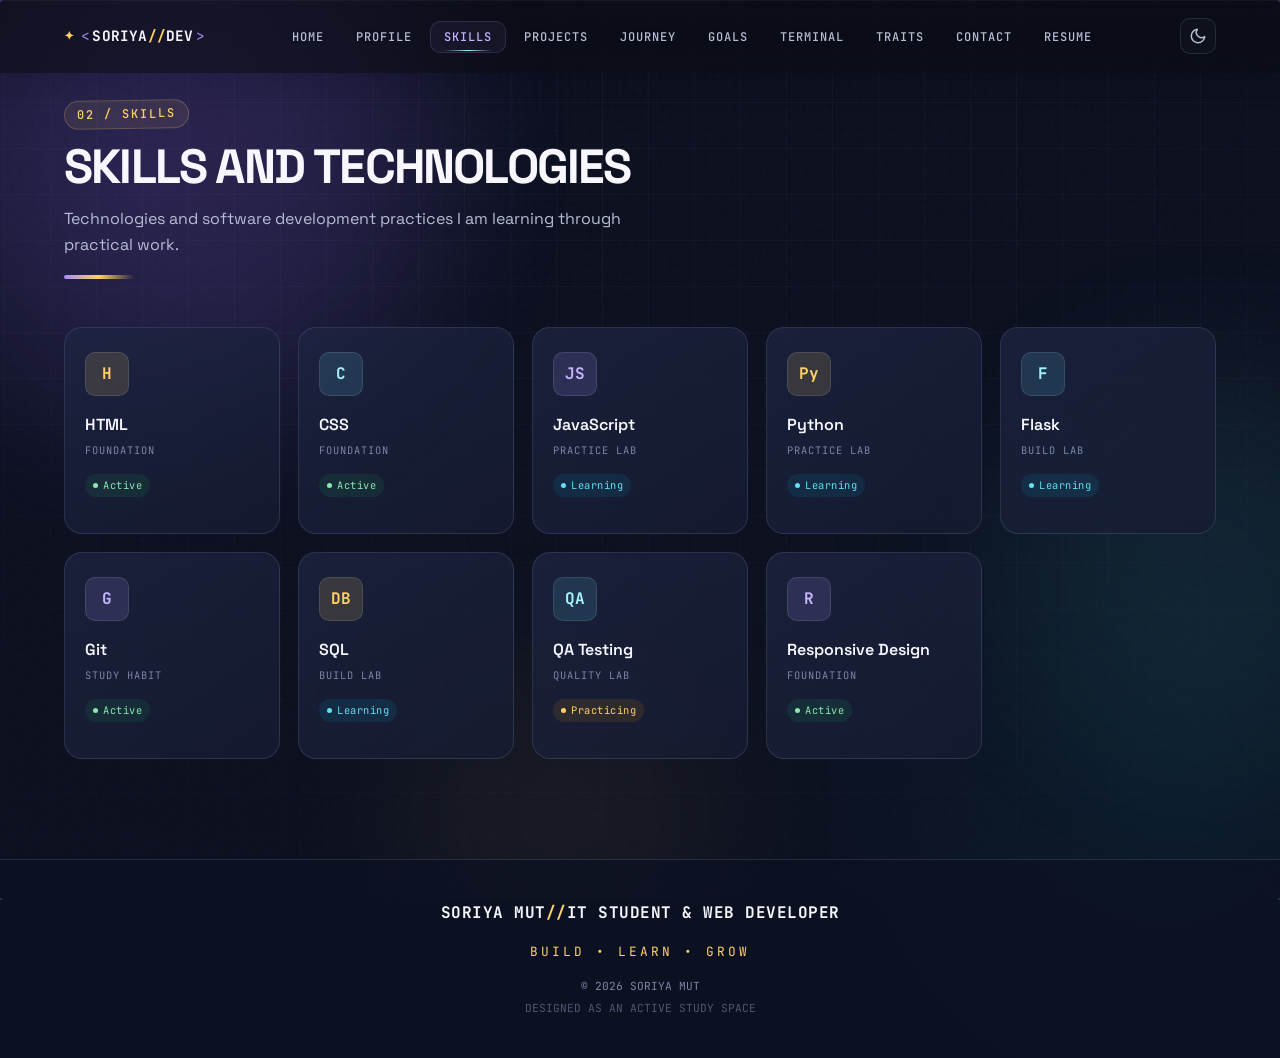
<file: pages/skills.html>
<!DOCTYPE html>
<html lang="en" data-theme="dark">
<head>
    <meta charset="UTF-8">
    <meta name="viewport" content="width=device-width, initial-scale=1.0">
    <title>Skills | Soriya Mut</title>
    <meta name="description" content="Technology skills and learning focus of Soriya Mut.">
    <link rel="icon" type="image/png" sizes="256x256" href="../assets/images/icons/logo-portfolio-favicon.png">
    <link rel="preconnect" href="https://fonts.googleapis.com">
    <link rel="preconnect" href="https://fonts.gstatic.com" crossorigin>
    <link href="https://fonts.googleapis.com/css2?family=Space+Grotesk:wght@400;500;600;700&family=JetBrains+Mono:wght@400;500;700&display=swap" rel="stylesheet">
    <link rel="stylesheet" href="../assets/css/style.css">
    <link rel="stylesheet" href="../assets/css/animations.css">
    <link rel="stylesheet" href="../assets/css/responsive.css">
    <link rel="stylesheet" href="../assets/css/study-vibe.css">
    <script>window.PORTFOLIO_BASE = '../';</script>
</head>
<body class="page-skills">
    <div class="bg-layer" aria-hidden="true"><div class="bg-grid"></div><canvas class="bg-particles" id="bg-particles"></canvas><div class="bg-blob bg-blob--1"></div><div class="bg-blob bg-blob--2"></div><div class="bg-blob bg-blob--3"></div><div class="bg-noise"></div></div>
    <div class="cursor-glow" id="cursor-glow" aria-hidden="true"></div>
    <nav class="nav" id="nav" role="navigation" aria-label="Main navigation">
        <div class="nav-inner">
            <a href="../index.html" class="nav-logo" aria-label="Soriya Mut home"><span class="nav-logo-bracket">&lt;</span><span class="nav-logo-text">SORIYA<span class="nav-logo-slash">//</span>DEV</span><span class="nav-logo-bracket">&gt;</span></a>
            <ul class="nav-links" id="nav-links">
                <li><a href="../index.html" class="nav-link" data-section="home">HOME</a></li>
                <li><a href="profile.html" class="nav-link" data-section="profile">PROFILE</a></li>
                <li><a href="skills.html" class="nav-link active" aria-current="page" data-section="skills">SKILLS</a></li>
                <li><a href="projects.html" class="nav-link" data-section="projects">PROJECTS</a></li>
                <li><a href="journey.html" class="nav-link" data-section="journey">JOURNEY</a></li>
                <li><a href="goals.html" class="nav-link" data-section="goals">GOALS</a></li>
                <li><a href="terminal.html" class="nav-link" data-section="terminal">TERMINAL</a></li>
                <li><a href="traits.html" class="nav-link" data-section="traits">TRAITS</a></li>
                <li><a href="contact.html" class="nav-link" data-section="contact">CONTACT</a></li>
                <li><a href="../resume.html" class="nav-link" data-section="resume">RESUME</a></li>
            </ul>
            <div class="nav-controls">
                <button class="theme-toggle" id="theme-toggle" aria-label="Toggle theme">
                    <svg class="theme-icon-dark" width="18" height="18" viewBox="0 0 24 24" fill="none" stroke="currentColor" stroke-width="2" stroke-linecap="round" stroke-linejoin="round">
                        <path d="M21 12.79A9 9 0 1 1 11.21 3 7 7 0 0 0 21 12.79z"/>
                    </svg>
                    <svg class="theme-icon-light" width="18" height="18" viewBox="0 0 24 24" fill="none" stroke="currentColor" stroke-width="2" stroke-linecap="round" stroke-linejoin="round">
                        <circle cx="12" cy="12" r="5"/>
                        <line x1="12" y1="1" x2="12" y2="3"/>
                        <line x1="12" y1="21" x2="12" y2="23"/>
                        <line x1="4.22" y1="4.22" x2="5.64" y2="5.64"/>
                        <line x1="18.36" y1="18.36" x2="19.78" y2="19.78"/>
                        <line x1="1" y1="12" x2="3" y2="12"/>
                        <line x1="21" y1="12" x2="23" y2="12"/>
                        <line x1="4.22" y1="19.78" x2="5.64" y2="18.36"/>
                        <line x1="18.36" y1="5.64" x2="19.78" y2="4.22"/>
                    </svg>
                </button>
                <button class="nav-hamburger" id="nav-hamburger" aria-label="Toggle menu" aria-expanded="false"><span></span><span></span><span></span></button>
            </div>
        </div>
        <div class="nav-indicator" id="nav-indicator"></div>
    </nav>

    <main id="main-content">
        <section class="skills section" id="skills" data-section="skills">
            <div class="section-header reveal">
                <span class="section-number" data-i18n="skills.number">02 / ARSENAL</span>
                <h2 class="section-title" data-i18n="skills.title">MY TECH ARSENAL</h2>
                <p class="section-subtitle" data-i18n="skills.subtitle">Tools and concepts I'm learning through practice.</p>
            </div>
            <div class="skills-grid" id="skills-grid"></div>
        </section>
    </main>

    <footer class="footer">
        <div class="footer-inner"><div class="footer-brand"><span class="footer-logo">SORIYA MUT<span class="footer-logo-slash">//</span>IT STUDENT &amp; WEB DEVELOPER</span></div><div class="footer-mission">BUILD • LEARN • GROW</div><div class="footer-copy"><span>© <span id="footer-year"></span> SORIYA MUT</span><span class="footer-designed" data-i18n="footer.designed">DESIGNED AS A DEVELOPER COMMAND CENTER</span></div></div>
    </footer>
    <div class="toast" id="toast" role="status" aria-live="polite"><span class="toast-icon">✓</span><span class="toast-text" id="toast-text"></span></div>
    <div class="scroll-progress" id="scroll-progress" aria-hidden="true"></div>

    <script src="../assets/js/data-loader.js"></script>
    <script src="../assets/js/animations.js"></script>
    <script src="../assets/js/interactions.js"></script>
    <script src="../assets/js/app.js"></script>
    <script>
        document.addEventListener('DOMContentLoaded', () => {
            document.querySelectorAll('.nav-link').forEach(link => {
                if (link.href && link.href.endsWith('skills.html')) {
                    link.classList.add('active');
                    link.setAttribute('aria-current', 'page');
                } else {
                    link.classList.remove('active');
                    link.removeAttribute('aria-current');
                }
            });
        });
    </script>
</body>
</html>
</file>
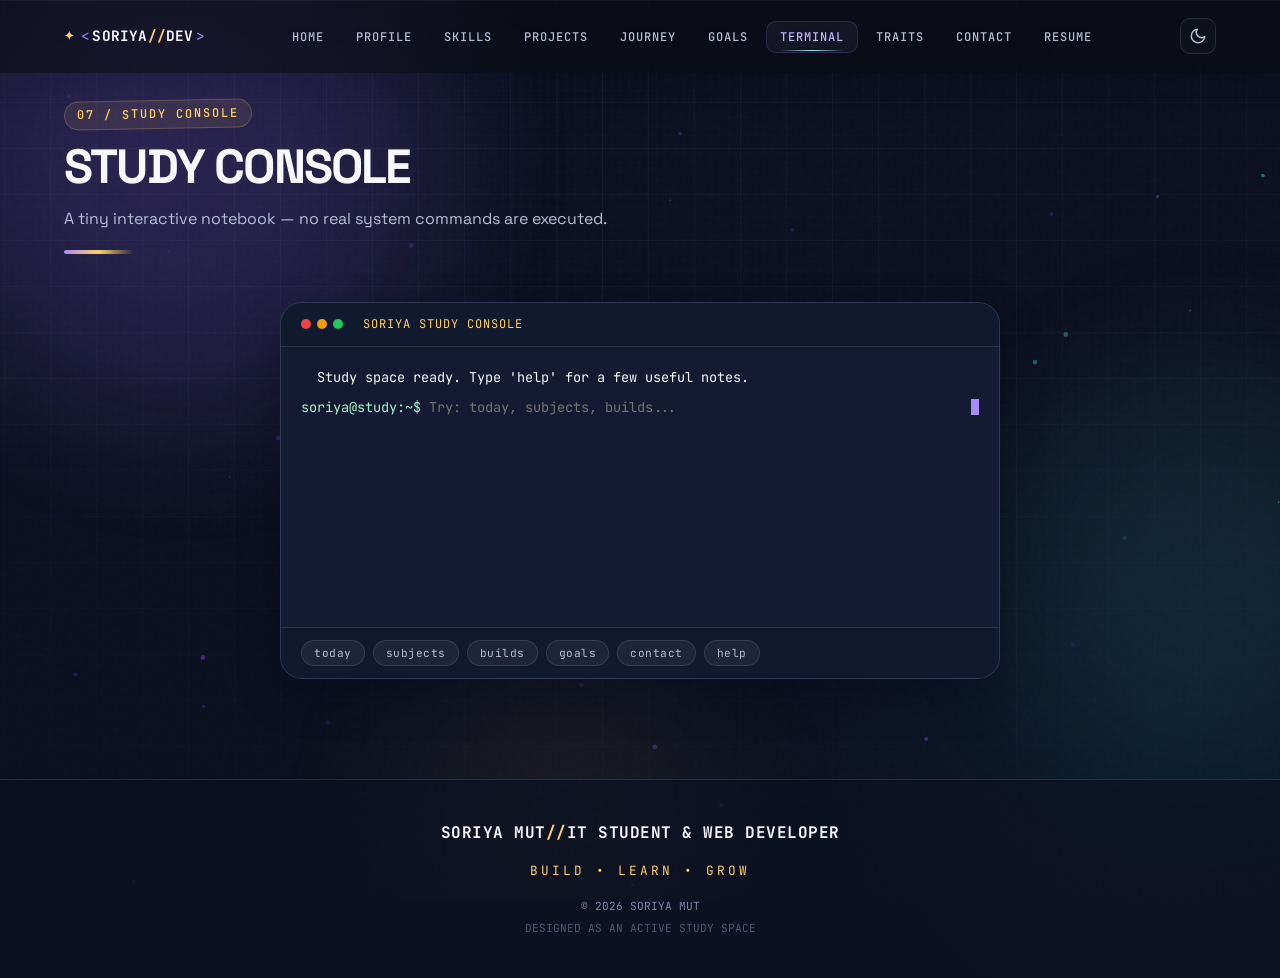
<file: pages/terminal.html>
<!DOCTYPE html>
<html lang="en" data-theme="dark">
<head>
    <meta charset="UTF-8">
    <meta name="viewport" content="width=device-width, initial-scale=1.0">
    <title>Terminal | Soriya Mut</title>
    <meta name="description" content="Developer terminal experience for Soriya Mut's portfolio.">
    <link rel="icon" type="image/png" sizes="256x256" href="../assets/images/icons/logo-portfolio-favicon.png">
    <link rel="preconnect" href="https://fonts.googleapis.com">
    <link rel="preconnect" href="https://fonts.gstatic.com" crossorigin>
    <link href="https://fonts.googleapis.com/css2?family=Space+Grotesk:wght@400;500;600;700&family=JetBrains+Mono:wght@400;500;700&display=swap" rel="stylesheet">
    <link rel="stylesheet" href="../assets/css/style.css">
    <link rel="stylesheet" href="../assets/css/animations.css">
    <link rel="stylesheet" href="../assets/css/responsive.css">
    <link rel="stylesheet" href="../assets/css/study-vibe.css">
    <script>window.PORTFOLIO_BASE = '../';</script>
</head>
<body class="page-terminal">
    <div class="bg-layer" aria-hidden="true"><div class="bg-grid"></div><canvas class="bg-particles" id="bg-particles"></canvas><div class="bg-blob bg-blob--1"></div><div class="bg-blob bg-blob--2"></div><div class="bg-blob bg-blob--3"></div><div class="bg-noise"></div></div>
    <div class="cursor-glow" id="cursor-glow" aria-hidden="true"></div>
    <nav class="nav" id="nav" role="navigation" aria-label="Main navigation">
        <div class="nav-inner">
            <a href="../index.html" class="nav-logo" aria-label="Soriya Mut home"><span class="nav-logo-bracket">&lt;</span><span class="nav-logo-text">SORIYA<span class="nav-logo-slash">//</span>DEV</span><span class="nav-logo-bracket">&gt;</span></a>
            <ul class="nav-links" id="nav-links">
                <li><a href="../index.html" class="nav-link" data-section="home">HOME</a></li>
                <li><a href="profile.html" class="nav-link" data-section="profile">PROFILE</a></li>
                <li><a href="skills.html" class="nav-link" data-section="skills">SKILLS</a></li>
                <li><a href="projects.html" class="nav-link" data-section="projects">PROJECTS</a></li>
                <li><a href="journey.html" class="nav-link" data-section="journey">JOURNEY</a></li>
                <li><a href="goals.html" class="nav-link" data-section="goals">GOALS</a></li>
                <li><a href="terminal.html" class="nav-link active" aria-current="page" data-section="terminal">TERMINAL</a></li>
                <li><a href="traits.html" class="nav-link" data-section="traits">TRAITS</a></li>
                <li><a href="contact.html" class="nav-link" data-section="contact">CONTACT</a></li>
                <li><a href="../resume.html" class="nav-link" data-section="resume">RESUME</a></li>
            </ul>
            <div class="nav-controls">
                <button class="theme-toggle" id="theme-toggle" aria-label="Toggle theme">
                    <svg class="theme-icon-dark" width="18" height="18" viewBox="0 0 24 24" fill="none" stroke="currentColor" stroke-width="2" stroke-linecap="round" stroke-linejoin="round">
                        <path d="M21 12.79A9 9 0 1 1 11.21 3 7 7 0 0 0 21 12.79z"/>
                    </svg>
                    <svg class="theme-icon-light" width="18" height="18" viewBox="0 0 24 24" fill="none" stroke="currentColor" stroke-width="2" stroke-linecap="round" stroke-linejoin="round">
                        <circle cx="12" cy="12" r="5"/>
                        <line x1="12" y1="1" x2="12" y2="3"/>
                        <line x1="12" y1="21" x2="12" y2="23"/>
                        <line x1="4.22" y1="4.22" x2="5.64" y2="5.64"/>
                        <line x1="18.36" y1="18.36" x2="19.78" y2="19.78"/>
                        <line x1="1" y1="12" x2="3" y2="12"/>
                        <line x1="21" y1="12" x2="23" y2="12"/>
                        <line x1="4.22" y1="19.78" x2="5.64" y2="18.36"/>
                        <line x1="18.36" y1="5.64" x2="19.78" y2="4.22"/>
                    </svg>
                </button>
                <button class="nav-hamburger" id="nav-hamburger" aria-label="Toggle menu" aria-expanded="false"><span></span><span></span><span></span></button>
            </div>
        </div>
        <div class="nav-indicator" id="nav-indicator"></div>
    </nav>

    <main id="main-content">
        <section class="terminal-section section" id="terminal-section" data-section="terminal">
            <div class="section-header reveal">
                <span class="section-number" data-i18n="terminal.number">07 / CONSOLE</span>
                <h2 class="section-title" data-i18n="terminal.title">DEVELOPER TERMINAL</h2>
                <p class="section-subtitle" data-i18n="terminal.subtitle">Interactive portfolio information — no real system commands are executed.</p>
            </div>
            <div class="terminal-window reveal" data-reveal-delay="100">
                <div class="terminal-header">
                    <span class="terminal-dots"><span class="dot dot-red"></span><span class="dot dot-yellow"></span><span class="dot dot-green"></span></span>
                    <span class="terminal-title">SORIYA STUDY CONSOLE</span>
                </div>
                <div class="terminal-body" id="terminal-body" role="log" aria-live="polite">
                    <div class="terminal-output" id="terminal-output"></div>
                    <div class="terminal-input-line">
                        <span class="terminal-prompt" id="terminal-prompt">soriya@portfolio:~$</span>
                        <input type="text" class="terminal-input" id="terminal-input" autocomplete="off" spellcheck="false" data-i18n-placeholder="terminal.placeholder" placeholder="Type a command...">
                        <span class="terminal-cursor" id="terminal-cursor"></span>
                    </div>
                </div>
                <div class="terminal-quick-commands" id="terminal-quick-commands">
                    <button class="terminal-cmd-btn" data-cmd="today">today</button>
                    <button class="terminal-cmd-btn" data-cmd="subjects">subjects</button>
                    <button class="terminal-cmd-btn" data-cmd="builds">builds</button>
                    <button class="terminal-cmd-btn" data-cmd="goals">goals</button>
                    <button class="terminal-cmd-btn" data-cmd="contact">contact</button>
                    <button class="terminal-cmd-btn" data-cmd="help">help</button>
                </div>
            </div>
        </section>
    </main>

    <footer class="footer">
        <div class="footer-inner"><div class="footer-brand"><span class="footer-logo">SORIYA MUT<span class="footer-logo-slash">//</span>IT STUDENT &amp; WEB DEVELOPER</span></div><div class="footer-mission">BUILD • LEARN • GROW</div><div class="footer-copy"><span>© <span id="footer-year"></span> SORIYA MUT</span><span class="footer-designed" data-i18n="footer.designed">DESIGNED AS A DEVELOPER COMMAND CENTER</span></div></div>
    </footer>
    <div class="toast" id="toast" role="status" aria-live="polite"><span class="toast-icon">✓</span><span class="toast-text" id="toast-text"></span></div>
    <div class="scroll-progress" id="scroll-progress" aria-hidden="true"></div>

    <script src="../assets/js/data-loader.js"></script>
    <script src="../assets/js/animations.js"></script>
    <script src="../assets/js/interactions.js"></script>
    <script src="../assets/js/app.js"></script>
    <script>
        document.addEventListener('DOMContentLoaded', () => {
            document.querySelectorAll('.nav-link').forEach(link => {
                if (link.href && link.href.endsWith('terminal.html')) {
                    link.classList.add('active');
                    link.setAttribute('aria-current', 'page');
                } else {
                    link.classList.remove('active');
                    link.removeAttribute('aria-current');
                }
            });
        });
    </script>
</body>
</html>
</file>
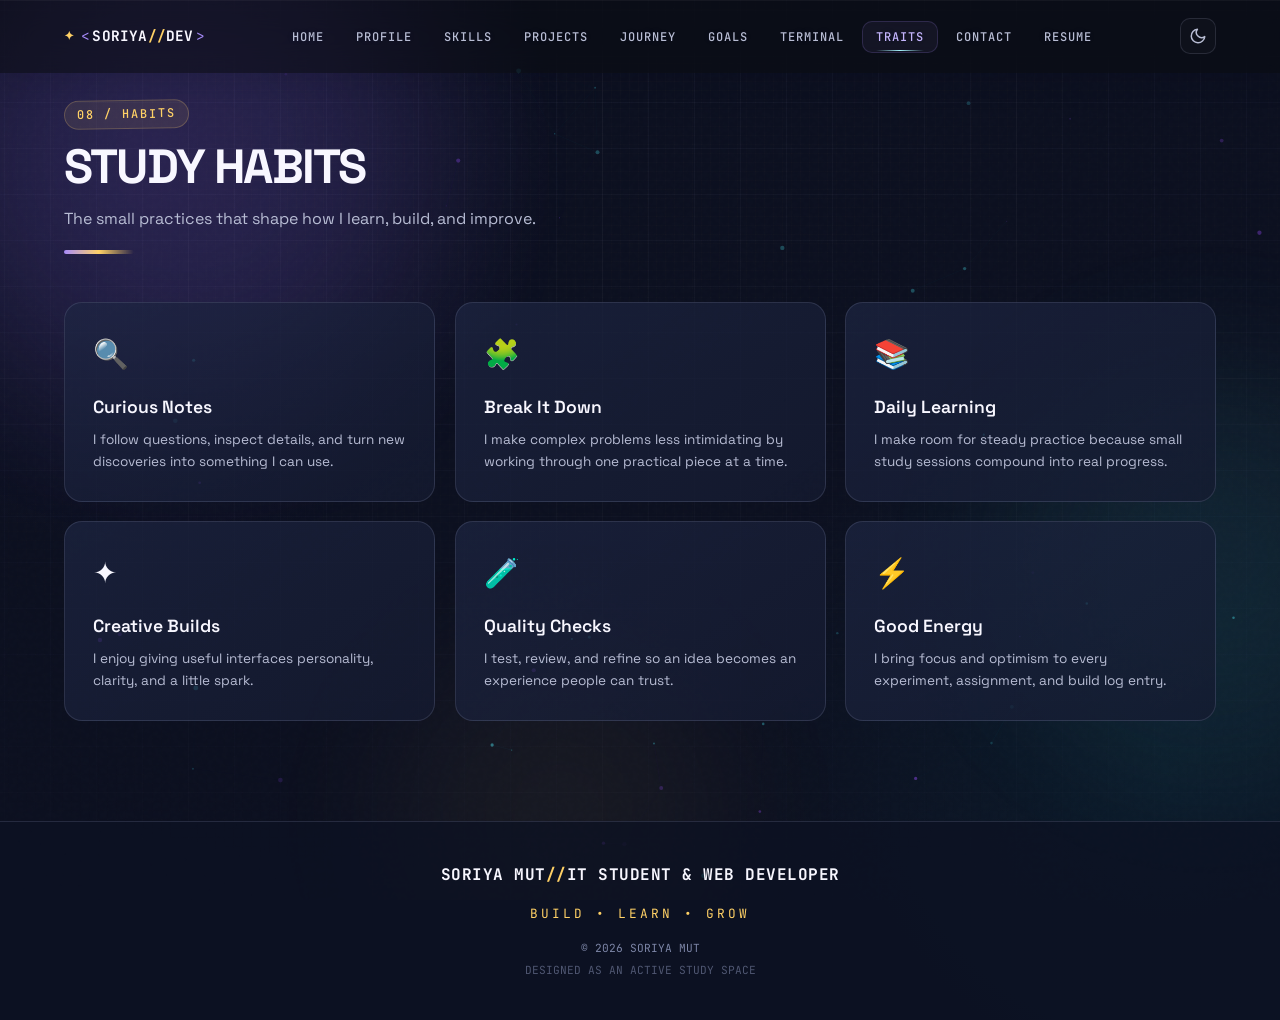
<file: pages/traits.html>
<!DOCTYPE html>
<html lang="en" data-theme="dark">
<head>
    <meta charset="UTF-8">
    <meta name="viewport" content="width=device-width, initial-scale=1.0">
    <title>Traits | Soriya Mut</title>
    <meta name="description" content="Traits and working style of Soriya Mut.">
    <link rel="icon" type="image/png" sizes="256x256" href="../assets/images/icons/logo-portfolio-favicon.png">
    <link rel="preconnect" href="https://fonts.googleapis.com">
    <link rel="preconnect" href="https://fonts.gstatic.com" crossorigin>
    <link href="https://fonts.googleapis.com/css2?family=Space+Grotesk:wght@400;500;600;700&family=JetBrains+Mono:wght@400;500;700&display=swap" rel="stylesheet">
    <link rel="stylesheet" href="../assets/css/style.css">
    <link rel="stylesheet" href="../assets/css/animations.css">
    <link rel="stylesheet" href="../assets/css/responsive.css">
    <link rel="stylesheet" href="../assets/css/study-vibe.css">
    <script>window.PORTFOLIO_BASE = '../';</script>
</head>
<body class="page-traits">
    <div class="bg-layer" aria-hidden="true"><div class="bg-grid"></div><canvas class="bg-particles" id="bg-particles"></canvas><div class="bg-blob bg-blob--1"></div><div class="bg-blob bg-blob--2"></div><div class="bg-blob bg-blob--3"></div><div class="bg-noise"></div></div>
    <div class="cursor-glow" id="cursor-glow" aria-hidden="true"></div>
    <nav class="nav" id="nav" role="navigation" aria-label="Main navigation">
        <div class="nav-inner">
            <a href="../index.html" class="nav-logo" aria-label="Soriya Mut home"><span class="nav-logo-bracket">&lt;</span><span class="nav-logo-text">SORIYA<span class="nav-logo-slash">//</span>DEV</span><span class="nav-logo-bracket">&gt;</span></a>
            <ul class="nav-links" id="nav-links">
                <li><a href="../index.html" class="nav-link" data-section="home">HOME</a></li>
                <li><a href="profile.html" class="nav-link" data-section="profile">PROFILE</a></li>
                <li><a href="skills.html" class="nav-link" data-section="skills">SKILLS</a></li>
                <li><a href="projects.html" class="nav-link" data-section="projects">PROJECTS</a></li>
                <li><a href="journey.html" class="nav-link" data-section="journey">JOURNEY</a></li>
                <li><a href="goals.html" class="nav-link" data-section="goals">GOALS</a></li>
                <li><a href="terminal.html" class="nav-link" data-section="terminal">TERMINAL</a></li>
                <li><a href="traits.html" class="nav-link active" aria-current="page" data-section="traits">TRAITS</a></li>
                <li><a href="contact.html" class="nav-link" data-section="contact">CONTACT</a></li>
                <li><a href="../resume.html" class="nav-link" data-section="resume">RESUME</a></li>
            </ul>
            <div class="nav-controls">
                <button class="theme-toggle" id="theme-toggle" aria-label="Toggle theme">
                    <svg class="theme-icon-dark" width="18" height="18" viewBox="0 0 24 24" fill="none" stroke="currentColor" stroke-width="2" stroke-linecap="round" stroke-linejoin="round">
                        <path d="M21 12.79A9 9 0 1 1 11.21 3 7 7 0 0 0 21 12.79z"/>
                    </svg>
                    <svg class="theme-icon-light" width="18" height="18" viewBox="0 0 24 24" fill="none" stroke="currentColor" stroke-width="2" stroke-linecap="round" stroke-linejoin="round">
                        <circle cx="12" cy="12" r="5"/>
                        <line x1="12" y1="1" x2="12" y2="3"/>
                        <line x1="12" y1="21" x2="12" y2="23"/>
                        <line x1="4.22" y1="4.22" x2="5.64" y2="5.64"/>
                        <line x1="18.36" y1="18.36" x2="19.78" y2="19.78"/>
                        <line x1="1" y1="12" x2="3" y2="12"/>
                        <line x1="21" y1="12" x2="23" y2="12"/>
                        <line x1="4.22" y1="19.78" x2="5.64" y2="18.36"/>
                        <line x1="18.36" y1="5.64" x2="19.78" y2="4.22"/>
                    </svg>
                </button>
                <button class="nav-hamburger" id="nav-hamburger" aria-label="Toggle menu" aria-expanded="false"><span></span><span></span><span></span></button>
            </div>
        </div>
        <div class="nav-indicator" id="nav-indicator"></div>
    </nav>

    <main id="main-content">
        <section class="traits section" id="traits" data-section="traits">
            <div class="section-header reveal">
                <span class="section-number" data-i18n="traits.number">08 / TRAITS</span>
                <h2 class="section-title" data-i18n="traits.title">WHAT MAKES ME DIFFERENT</h2>
                <p class="section-subtitle" data-i18n="traits.subtitle">The qualities that shape how I learn and build.</p>
            </div>
            <div class="traits-grid" id="traits-grid"></div>
        </section>
    </main>

    <footer class="footer">
        <div class="footer-inner"><div class="footer-brand"><span class="footer-logo">SORIYA MUT<span class="footer-logo-slash">//</span>IT STUDENT &amp; WEB DEVELOPER</span></div><div class="footer-mission">BUILD • LEARN • GROW</div><div class="footer-copy"><span>© <span id="footer-year"></span> SORIYA MUT</span><span class="footer-designed" data-i18n="footer.designed">DESIGNED AS A DEVELOPER COMMAND CENTER</span></div></div>
    </footer>
    <div class="toast" id="toast" role="status" aria-live="polite"><span class="toast-icon">✓</span><span class="toast-text" id="toast-text"></span></div>
    <div class="scroll-progress" id="scroll-progress" aria-hidden="true"></div>

    <script src="../assets/js/data-loader.js"></script>
    <script src="../assets/js/animations.js"></script>
    <script src="../assets/js/interactions.js"></script>
    <script src="../assets/js/app.js"></script>
    <script>
        document.addEventListener('DOMContentLoaded', () => {
            document.querySelectorAll('.nav-link').forEach(link => {
                if (link.href && link.href.endsWith('traits.html')) {
                    link.classList.add('active');
                    link.setAttribute('aria-current', 'page');
                } else {
                    link.classList.remove('active');
                    link.removeAttribute('aria-current');
                }
            });
        });
    </script>
</body>
</html>
</file>
<file: assets/css/style.css>
/* ============================================
   SORIYA.SYS — PORTFOLIO V2
   style.css — Main Stylesheet
   ============================================ */

/* ===== CSS VARIABLES ===== */
:root {
    /* Dark theme (default) */
    --bg-primary: #07070b;
    --bg-secondary: #0d0d14;
    --bg-tertiary: #12121c;
    --surface: rgba(255, 255, 255, 0.04);
    --surface-hover: rgba(255, 255, 255, 0.07);
    --surface-active: rgba(255, 255, 255, 0.10);

    --text-primary: #f8fafc;
    --text-secondary: #94a3b8;
    --text-tertiary: #64748b;

    --accent: #7c3aed;
    --accent-light: #a78bfa;
    --accent-secondary: #06b6d4;
    --accent-secondary-light: #22d3ee;

    --success: #22c55e;
    --warning: #f59e0b;
    --danger: #ef4444;

    --border: rgba(255, 255, 255, 0.10);
    --border-strong: rgba(255, 255, 255, 0.16);

    --glow-purple: rgba(124, 58, 237, 0.35);
    --glow-cyan: rgba(6, 182, 212, 0.25);

    /* Gradients */
    --gradient-accent: linear-gradient(135deg, #7c3aed 0%, #06b6d4 100%);
    --gradient-accent-soft: linear-gradient(135deg, rgba(124, 58, 237, 0.15) 0%, rgba(6, 182, 212, 0.15) 100%);
    --gradient-text: linear-gradient(135deg, #a78bfa 0%, #22d3ee 100%);

    /* Fonts */
    --font-main: 'Space Grotesk', -apple-system, BlinkMacSystemFont, sans-serif;
    --font-mono: 'JetBrains Mono', 'Courier New', monospace;

    /* Spacing */
    --max-width: 1200px;
    --nav-height: 72px;
    --nav-height-scrolled: 56px;
    --section-padding: 100px;
    --radius-sm: 8px;
    --radius-md: 12px;
    --radius-lg: 16px;
    --radius-xl: 24px;

    /* Transitions */
    --transition-fast: 0.2s cubic-bezier(0.4, 0, 0.2, 1);
    --transition-base: 0.3s cubic-bezier(0.4, 0, 0.2, 1);
    --transition-slow: 0.5s cubic-bezier(0.4, 0, 0.2, 1);

    /* Z-index */
    --z-bg: 0;
    --z-content: 1;
    --z-nav: 100;
    --z-hud: 90;
    --z-boot: 9999;
    --z-toast: 10000;
}

/* ===== LIGHT THEME ===== */
[data-theme="light"] {
    --bg-primary: #f7f7fb;
    --bg-secondary: #ffffff;
    --bg-tertiary: #edf3ff;
    --surface: rgba(17, 24, 39, 0.035);
    --surface-hover: rgba(17, 24, 39, 0.06);
    --surface-active: rgba(17, 24, 39, 0.10);

    --text-primary: #121826;
    --text-secondary: #3a455d;
    --text-tertiary: #58657d;

    --accent: #5d39d6;
    --accent-light: #7c5af0;
    --accent-secondary: #0d7f8f;
    --accent-secondary-light: #0a6a7b;

    --border: rgba(18, 24, 38, 0.12);
    --border-strong: rgba(18, 24, 38, 0.18);

    --glow-purple: rgba(93, 57, 214, 0.16);
    --glow-cyan: rgba(13, 127, 143, 0.12);

    --gradient-accent-soft: linear-gradient(135deg, rgba(93, 57, 214, 0.10) 0%, rgba(13, 127, 143, 0.10) 100%);
    --gradient-text: linear-gradient(135deg, #5d39d6 0%, #0d7f8f 100%);
}

/* ===== RESET & BASE ===== */
*, *::before, *::after {
    margin: 0;
    padding: 0;
    box-sizing: border-box;
}

html {
    scroll-behavior: smooth;
    scroll-padding-top: var(--nav-height);
}

body {
    font-family: var(--font-main);
    background: var(--bg-primary);
    color: var(--text-primary);
    line-height: 1.6;
    overflow-x: hidden;
    min-height: 100vh;
    transition: background var(--transition-slow), color var(--transition-slow);
    -webkit-font-smoothing: antialiased;
    -moz-osx-font-smoothing: grayscale;
    --page-gif: none;
}

body.page-home { --page-gif: url("https://i.makeagif.com/media/2-02-2022/8qXJHt.gif"); }
body.page-profile { --page-gif: url("https://giffiles.alphacoders.com/220/220710.gif"); }
body.page-skills { --page-gif: url("https://i.pinimg.com/originals/8b/a2/c4/8ba2c4aa8d5bac8528679f0bcfc6c3d1.gif"); }
body.page-projects { --page-gif: url("https://i.pinimg.com/originals/88/2c/c8/882cc8417b025d735a72d4f273bba103.gif"); }
body.page-journey { --page-gif: url("https://giffiles.alphacoders.com/219/219656.gif"); }
body.page-goals { --page-gif: url("https://i.pinimg.com/originals/86/a0/47/86a047a95320407ba81f78ae60a1f5c5.gif"); }
body.page-terminal { --page-gif: url("https://giffiles.alphacoders.com/142/142224.gif"); }
body.page-traits { --page-gif: url("https://motionbgs.com/dl/gif/1480"); }
body.page-contact { --page-gif: url("https://www.icegif.com/wp-content/uploads/2022/08/icegif-1433.gif"); }
body.page-resume { --page-gif: url("https://i.makeagif.com/media/8-08-2020/hgcVDv.gif"); }

a {
    color: inherit;
    text-decoration: none;
}

ul {
    list-style: none;
}

img {
    max-width: 100%;
    display: block;
}

button {
    font-family: inherit;
    border: none;
    background: none;
    cursor: pointer;
    color: inherit;
}

input {
    font-family: inherit;
}

/* Focus states */
*:focus-visible {
    outline: 2px solid var(--accent);
    outline-offset: 2px;
    border-radius: 4px;
}

/* Selection */
::selection {
    background: var(--accent);
    color: #fff;
}

/* ===== SCROLLBAR ===== */
::-webkit-scrollbar {
    width: 8px;
}
::-webkit-scrollbar-track {
    background: var(--bg-primary);
}
::-webkit-scrollbar-thumb {
    background: var(--surface-active);
    border-radius: 4px;
}
::-webkit-scrollbar-thumb:hover {
    background: var(--accent);
}

/* ===== UTILITIES ===== */
.section {
    max-width: var(--max-width);
    margin: 0 auto;
    padding: var(--section-padding) 24px;
    position: relative;
    z-index: var(--z-content);
}

.mono {
    font-family: var(--font-mono);
}

.gradient-text {
    background: var(--gradient-text);
    -webkit-background-clip: text;
    background-clip: text;
    -webkit-text-fill-color: transparent;
}

/* ===== BACKGROUND LAYER ===== */
.bg-layer {
    position: fixed;
    inset: 0;
    z-index: var(--z-bg);
    overflow: hidden;
    pointer-events: none;
}

.bg-layer::before {
    content: "";
    position: absolute;
    inset: -12%;
    background-image: var(--page-gif);
    background-repeat: no-repeat;
    background-position: center;
    background-size: cover;
    opacity: 0.18;
    filter: saturate(1.3) contrast(1.15) blur(2px);
    mix-blend-mode: screen;
    animation: bgGifFloat 22s ease-in-out infinite alternate;
}

@keyframes bgGifFloat {
    0% {
        transform: scale(1) translate3d(0, 0, 0);
    }
    100% {
        transform: scale(1.15) translate3d(-2%, 2%, 0);
    }
}

.bg-grid {
    position: absolute;
    inset: -50%;
    background-image:
        linear-gradient(var(--border) 1px, transparent 1px),
        linear-gradient(90deg, var(--border) 1px, transparent 1px);
    background-size: 60px 60px;
    opacity: 0.5;
    mask-image: radial-gradient(ellipse 80% 60% at 50% 30%, #000 0%, transparent 70%);
    -webkit-mask-image: radial-gradient(ellipse 80% 60% at 50% 30%, #000 0%, transparent 70%);
}

.bg-particles {
    position: absolute;
    inset: 0;
    width: 100%;
    height: 100%;
}

.bg-blob {
    position: absolute;
    border-radius: 50%;
    filter: blur(80px);
    opacity: 0.4;
    will-change: transform;
}

.bg-blob--1 {
    width: 500px;
    height: 500px;
    background: var(--glow-purple);
    top: -10%;
    left: -5%;
}

.bg-blob--2 {
    width: 400px;
    height: 400px;
    background: var(--glow-cyan);
    top: 40%;
    right: -10%;
}

.bg-blob--3 {
    width: 350px;
    height: 350px;
    background: rgba(124, 58, 237, 0.15);
    bottom: -10%;
    left: 30%;
}

.bg-noise {
    position: absolute;
    inset: 0;
    opacity: 0.015;
    background-image: url("data:image/svg+xml,%3Csvg viewBox='0 0 200 200' xmlns='http://www.w3.org/2000/svg'%3E%3Cfilter id='n'%3E%3CfeTurbulence type='fractalNoise' baseFrequency='0.9' numOctaves='3' /%3E%3C/filter%3E%3Crect width='100%25' height='100%25' filter='url(%23n)'/%3E%3C/svg%3E");
}

/* ===== CURSOR GLOW ===== */
.cursor-glow {
    position: fixed;
    width: 400px;
    height: 400px;
    border-radius: 50%;
    background: radial-gradient(circle, var(--glow-purple) 0%, transparent 60%);
    pointer-events: none;
    z-index: 1;
    transform: translate(-50%, -50%);
    opacity: 0;
    transition: opacity 0.3s ease;
    will-change: transform;
}

/* ===== BOOT LOADER ===== */
.boot-loader {
    position: fixed;
    inset: 0;
    z-index: var(--z-boot);
    background: var(--bg-primary);
    display: flex;
    align-items: center;
    justify-content: center;
    transition: opacity 0.5s ease, visibility 0.5s ease;
}

.boot-loader.hidden {
    opacity: 0;
    visibility: hidden;
    pointer-events: none;
}

.boot-content {
    text-align: center;
    position: relative;
    z-index: 2;
}

.boot-logo {
    font-family: var(--font-mono);
    font-size: 2rem;
    font-weight: 700;
    color: var(--text-primary);
    margin-bottom: 32px;
    letter-spacing: 2px;
}

.boot-bracket {
    color: var(--accent);
}

.boot-sys {
    background: var(--gradient-text);
    -webkit-background-clip: text;
    background-clip: text;
    -webkit-text-fill-color: transparent;
}

.boot-lines {
    font-family: var(--font-mono);
    font-size: 0.875rem;
    color: var(--text-secondary);
    margin-bottom: 24px;
    min-height: 120px;
    text-align: left;
    max-width: 320px;
    margin-left: auto;
    margin-right: auto;
}

.boot-line {
    opacity: 0;
    line-height: 1.8;
}

.boot-line.visible {
    opacity: 1;
}

.boot-line .boot-ok {
    color: var(--success);
    margin-left: 8px;
}

.boot-bar {
    width: 240px;
    height: 2px;
    background: var(--surface-active);
    border-radius: 1px;
    overflow: hidden;
    margin: 0 auto;
}

.boot-bar-fill {
    height: 100%;
    width: 0;
    background: var(--gradient-accent);
    transition: width 0.3s ease;
}

.boot-grid {
    position: absolute;
    inset: 0;
    background-image:
        linear-gradient(var(--border) 1px, transparent 1px),
        linear-gradient(90deg, var(--border) 1px, transparent 1px);
    background-size: 40px 40px;
    opacity: 0.3;
    mask-image: radial-gradient(ellipse 60% 60% at 50% 50%, #000 0%, transparent 80%);
    -webkit-mask-image: radial-gradient(ellipse 60% 60% at 50% 50%, #000 0%, transparent 80%);
}

/* ===== NAVIGATION ===== */
.nav {
    position: fixed;
    top: 0;
    left: 0;
    right: 0;
    z-index: var(--z-nav);
    background: rgba(10, 12, 18, 0.55);
    backdrop-filter: blur(16px);
    -webkit-backdrop-filter: blur(16px);
    transition: all var(--transition-base);
    border-bottom: 1px solid transparent;
    box-shadow: inset 0 1px 0 rgba(255,255,255,0.04), 0 10px 30px rgba(2, 6, 23, 0.12);
}

[data-theme="light"] .nav {
    background: rgba(245, 246, 250, 0.7);
    box-shadow: inset 0 1px 0 rgba(15, 23, 42, 0.04), 0 12px 28px rgba(15, 23, 42, 0.08);
}

.nav.scrolled {
    background: rgba(7, 7, 11, 0.72);
    backdrop-filter: blur(16px);
    -webkit-backdrop-filter: blur(16px);
    border-bottom-color: var(--border);
}

[data-theme="light"] .nav.scrolled {
    background: rgba(245, 246, 250, 0.72);
}

.nav-inner {
    max-width: var(--max-width);
    margin: 0 auto;
    padding: 0 24px;
    height: var(--nav-height);
    display: flex;
    align-items: center;
    justify-content: space-between;
    gap: 24px;
    transition: height var(--transition-base);
}

.nav.scrolled .nav-inner {
    height: var(--nav-height-scrolled);
}

/* Logo */
.nav-logo {
    font-family: var(--font-mono);
    font-weight: 700;
    font-size: 1rem;
    letter-spacing: 0.5px;
    display: flex;
    align-items: center;
    gap: 2px;
    white-space: nowrap;
}

.nav-logo-bracket {
    color: var(--accent);
    font-weight: 400;
}

.nav-logo-slash {
    color: var(--accent-secondary);
}

/* Links */
.nav-links {
    display: flex;
    align-items: center;
    gap: 4px;
    flex: 1;
    justify-content: center;
}

.nav-link {
    font-family: var(--font-mono);
    font-size: 0.75rem;
    font-weight: 500;
    letter-spacing: 1px;
    color: var(--text-secondary);
    padding: 8px 14px;
    border-radius: var(--radius-sm);
    transition: all var(--transition-fast);
    position: relative;
    text-shadow: 0 0 18px rgba(167, 139, 250, 0.1);
}

.nav-link::after {
    content: "";
    position: absolute;
    left: 14px;
    right: 14px;
    bottom: 2px;
    height: 1px;
    background: linear-gradient(90deg, transparent, var(--accent-secondary-light), transparent);
    transform: scaleX(0);
    transform-origin: center;
    transition: transform var(--transition-fast);
}

.nav-link:hover {
    color: var(--text-primary);
    background: linear-gradient(180deg, rgba(255,255,255,0.04), rgba(255,255,255,0.02));
    box-shadow: inset 0 0 0 1px rgba(255,255,255,0.04);
}

.nav-link:hover::after,
.nav-link.active::after {
    transform: scaleX(1);
}

.nav-link.active {
    color: var(--accent-light);
    background: rgba(167, 139, 250, 0.06);
    box-shadow: inset 0 0 0 1px rgba(167, 139, 250, 0.18);
}

/* Nav indicator */
.nav-indicator {
    display: none !important;
}

/* Controls */
.nav-controls {
    display: flex;
    align-items: center;
    gap: 12px;
}

.theme-toggle {
    width: 36px;
    height: 36px;
    border-radius: var(--radius-sm);
    border: 1px solid var(--border);
    display: flex;
    align-items: center;
    justify-content: center;
    color: var(--text-secondary);
    transition: all var(--transition-fast);
    background: rgba(255,255,255,0.02);
}

.theme-toggle:hover {
    border-color: var(--accent);
    color: var(--accent-light);
    background: linear-gradient(180deg, rgba(124,58,237,0.12), rgba(6,182,212,0.08));
    box-shadow: 0 0 0 1px rgba(124,58,237,0.12), 0 12px 24px rgba(124,58,237,0.12);
}

.theme-icon-light {
    display: none;
}

[data-theme="light"] .theme-icon-dark {
    display: none;
}
[data-theme="light"] .theme-icon-light {
    display: block;
}

/* Hamburger */
.nav-hamburger {
    display: none;
    flex-direction: column;
    gap: 5px;
    width: 36px;
    height: 36px;
    align-items: center;
    justify-content: center;
    border-radius: var(--radius-sm);
    border: 1px solid var(--border);
    background: rgba(255,255,255,0.03);
    color: var(--text-primary);
    cursor: pointer;
    transition: all var(--transition-fast);
}

.nav-hamburger:hover {
    background: linear-gradient(180deg, rgba(124,58,237,0.12), rgba(6,182,212,0.08));
    border-color: var(--accent);
    box-shadow: 0 0 0 1px rgba(124,58,237,0.12), 0 10px 20px rgba(124,58,237,0.12);
}

.nav-hamburger span {
    width: 18px;
    height: 2px;
    background: var(--text-primary);
    border-radius: 1px;
    transition: all var(--transition-base);
}

.nav-hamburger.open span:nth-child(1) {
    transform: translateY(7px) rotate(45deg);
}
.nav-hamburger.open span:nth-child(2) {
    opacity: 0;
}
.nav-hamburger.open span:nth-child(3) {
    transform: translateY(-7px) rotate(-45deg);
}

/* ===== BUTTONS ===== */
.btn {
    display: inline-flex;
    align-items: center;
    gap: 8px;
    font-family: var(--font-mono);
    font-size: 0.8rem;
    font-weight: 600;
    letter-spacing: 1px;
    padding: 14px 28px;
    border-radius: var(--radius-md);
    transition: all var(--transition-base);
    position: relative;
    overflow: hidden;
    will-change: transform;
}

.btn-primary {
    background: linear-gradient(135deg, #8b5cf6 0%, #06b6d4 100%);
    color: #fff;
    box-shadow: 0 12px 28px rgba(124, 58, 237, 0.24), inset 0 1px 0 rgba(255,255,255,0.22);
    border: 1px solid rgba(255,255,255,0.08);
}

.btn-primary:hover {
    box-shadow: 0 0 28px rgba(124, 58, 237, 0.35), 0 12px 30px rgba(6, 182, 212, 0.18);
    transform: translateY(-2px) scale(1.01);
}

.btn-secondary {
    background: var(--surface);
    color: var(--text-primary);
    border: 1px solid var(--border-strong);
}

.btn-secondary:hover {
    border-color: var(--accent);
    background: var(--surface-hover);
    transform: translateY(-2px);
}

.btn-arrow {
    transition: transform var(--transition-base);
}

.btn:hover .btn-arrow {
    transform: translate(4px, -4px);
}

/* ===== HERO SECTION ===== */
.hero {
    min-height: 100vh;
    display: flex;
    flex-direction: column;
    justify-content: center;
    padding-top: var(--nav-height);
    padding-bottom: 60px;
}

.hero-grid {
    display: grid;
    grid-template-columns: 1.4fr 1fr;
    gap: 60px;
    align-items: center;
    flex: 1;
}

.hero-text {
    display: flex;
    flex-direction: column;
    gap: 16px;
}

.hero-signal {
    display: inline-flex;
    align-items: center;
    gap: 8px;
    font-family: var(--font-mono);
    font-size: 0.7rem;
    font-weight: 500;
    letter-spacing: 2px;
    color: var(--accent-secondary);
    text-transform: uppercase;
    width: fit-content;
    padding: 6px 14px;
    border-radius: 100px;
    background: rgba(6, 182, 212, 0.08);
    border: 1px solid rgba(6, 182, 212, 0.2);
}

.hero-signal-dot {
    width: 6px;
    height: 6px;
    border-radius: 50%;
    background: var(--accent-secondary);
    animation: pulse-dot 2s ease-in-out infinite;
}

.hero-greeting {
    font-family: var(--font-mono);
    font-size: 0.9rem;
    letter-spacing: 4px;
    color: var(--text-secondary);
    text-transform: uppercase;
}

.hero-name {
    font-size: clamp(3rem, 8vw, 5.5rem);
    font-weight: 700;
    line-height: 1;
    letter-spacing: -2px;
    background: var(--gradient-text);
    -webkit-background-clip: text;
    background-clip: text;
    -webkit-text-fill-color: transparent;
}

.hero-role-line {
    display: flex;
    align-items: baseline;
    gap: 4px;
}

.hero-role {
    font-size: clamp(1.2rem, 3vw, 1.8rem);
    font-weight: 600;
    color: var(--text-primary);
    letter-spacing: -0.5px;
}

.hero-role-cursor {
    font-family: var(--font-mono);
    color: var(--accent);
    font-size: clamp(1.2rem, 3vw, 1.8rem);
    animation: blink 1s step-end infinite;
}

.hero-desc {
    font-size: 1.05rem;
    color: var(--text-secondary);
    max-width: 500px;
    line-height: 1.7;
}

.hero-tags {
    display: flex;
    gap: 8px;
    flex-wrap: wrap;
}

.hero-tag {
    font-family: var(--font-mono);
    font-size: 0.7rem;
    font-weight: 600;
    letter-spacing: 1px;
    padding: 5px 12px;
    border-radius: var(--radius-sm);
    background: var(--surface);
    border: 1px solid var(--border);
    color: var(--text-secondary);
    transition: all var(--transition-fast);
}

.hero-tag:hover {
    border-color: var(--accent);
    color: var(--accent-light);
}

.hero-buttons {
    display: flex;
    gap: 16px;
    margin-top: 8px;
    flex-wrap: wrap;
}

.hero-scroll {
    display: flex;
    flex-direction: column;
    align-items: center;
    gap: 12px;
    margin-top: 40px;
    font-family: var(--font-mono);
    font-size: 0.7rem;
    letter-spacing: 2px;
    color: var(--text-tertiary);
}

.hero-scroll-line {
    width: 1px;
    height: 40px;
    background: var(--border-strong);
    position: relative;
    overflow: hidden;
}

.hero-scroll-line::after {
    content: '';
    position: absolute;
    top: 0;
    left: 0;
    width: 100%;
    height: 50%;
    background: var(--accent);
    animation: scroll-down 2s ease-in-out infinite;
}

/* ===== PROFILE FRAME ===== */
.hero-profile {
    display: flex;
    justify-content: center;
    align-items: center;
}

.profile-frame {
    width: 100%;
    max-width: 340px;
    background: var(--bg-secondary);
    border: 1px solid var(--border);
    border-radius: var(--radius-lg);
    padding: 16px;
    position: relative;
    transition: all var(--transition-base);
    will-change: transform;
}

.profile-frame:hover {
    border-color: var(--accent);
    box-shadow: 0 0 40px var(--glow-purple);
}

.profile-frame-header {
    display: flex;
    justify-content: space-between;
    align-items: center;
    margin-bottom: 12px;
}

.profile-frame-label {
    font-family: var(--font-mono);
    font-size: 0.7rem;
    letter-spacing: 2px;
    color: var(--text-tertiary);
}

.profile-frame-dots {
    display: flex;
    gap: 4px;
}

.profile-frame-dots span {
    width: 6px;
    height: 6px;
    border-radius: 50%;
    background: var(--border-strong);
}

.profile-image-container {
    aspect-ratio: 1;
    border-radius: var(--radius-md);
    overflow: hidden;
    position: relative;
    background: var(--bg-tertiary);
}

.profile-image {
    width: 100%;
    height: 100%;
    object-fit: cover;
    transition: transform var(--transition-slow);
}

.profile-frame:hover .profile-image {
    transform: scale(1.05);
}

.profile-image-placeholder {
    position: absolute;
    inset: 0;
    display: flex;
    flex-direction: column;
    align-items: center;
    justify-content: center;
    gap: 8px;
    background: var(--gradient-accent-soft);
}

.placeholder-icon {
    font-size: 2.5rem;
    color: var(--accent);
    opacity: 0.6;
}

.placeholder-text {
    font-family: var(--font-mono);
    font-size: 0.8rem;
    font-weight: 600;
    letter-spacing: 2px;
    color: var(--text-secondary);
}

.placeholder-hint {
    font-family: var(--font-mono);
    font-size: 0.6rem;
    letter-spacing: 1px;
    color: var(--text-tertiary);
    opacity: 0.5;
}

/* Scanline */
.profile-scanline {
    position: absolute;
    top: 0;
    left: 0;
    right: 0;
    height: 2px;
    background: linear-gradient(90deg, transparent, var(--accent-secondary), transparent);
    opacity: 0.6;
    animation: scanline 3s linear infinite;
    pointer-events: none;
}

/* Profile particles */
.profile-particles {
    position: absolute;
    inset: 0;
    pointer-events: none;
}

.profile-particle {
    position: absolute;
    width: 3px;
    height: 3px;
    border-radius: 50%;
    background: var(--accent-secondary);
    opacity: 0.4;
}

.profile-frame-footer {
    display: flex;
    justify-content: space-between;
    align-items: center;
    margin-top: 12px;
}

.profile-status {
    display: flex;
    align-items: center;
    gap: 6px;
    font-family: var(--font-mono);
    font-size: 0.7rem;
    letter-spacing: 1px;
    color: var(--success);
}

.profile-status-dot {
    width: 7px;
    height: 7px;
    border-radius: 50%;
    background: var(--success);
    animation: pulse-dot 2s ease-in-out infinite;
}

.profile-meta {
    font-family: var(--font-mono);
    font-size: 0.7rem;
    color: var(--text-tertiary);
}

/* Corner brackets */
.profile-corner {
    position: absolute;
    width: 12px;
    height: 12px;
    border-color: var(--accent);
    opacity: 0.5;
    transition: opacity var(--transition-base);
}

.profile-frame:hover .profile-corner {
    opacity: 1;
}

.profile-corner--tl {
    top: 6px; left: 6px;
    border-top: 2px solid;
    border-left: 2px solid;
    border-radius: 2px 0 0 0;
}
.profile-corner--tr {
    top: 6px; right: 6px;
    border-top: 2px solid;
    border-right: 2px solid;
    border-radius: 0 2px 0 0;
}
.profile-corner--bl {
    bottom: 6px; left: 6px;
    border-bottom: 2px solid;
    border-left: 2px solid;
    border-radius: 0 0 0 2px;
}
.profile-corner--br {
    bottom: 6px; right: 6px;
    border-bottom: 2px solid;
    border-right: 2px solid;
    border-radius: 0 0 2px 0;
}

/* ===== SECTION HEADERS ===== */
.section-header {
    margin-bottom: 48px;
    position: relative;
}

.section-number {
    display: inline-block;
    font-family: var(--font-mono);
    font-size: 0.75rem;
    font-weight: 500;
    letter-spacing: 2px;
    color: var(--accent-secondary);
    margin-bottom: 12px;
    padding: 4px 12px;
    border-radius: 100px;
    background: rgba(6, 182, 212, 0.06);
    border: 1px solid rgba(6, 182, 212, 0.15);
}

.section-title {
    font-size: clamp(2rem, 5vw, 3rem);
    font-weight: 700;
    letter-spacing: -1px;
    line-height: 1.1;
    margin-bottom: 12px;
}

.section-subtitle {
    font-size: 1rem;
    color: var(--text-secondary);
    max-width: 560px;
}

/* ===== ABOUT SECTION ===== */
.about-grid {
    display: grid;
    grid-template-columns: 1.2fr 1fr;
    gap: 60px;
    align-items: start;
}

.about-text {
    display: flex;
    flex-direction: column;
    gap: 20px;
}

.about-intro {
    font-size: 1.25rem;
    font-weight: 500;
    color: var(--text-primary);
    line-height: 1.5;
}

.about-paragraph {
    font-size: 1rem;
    color: var(--text-secondary);
    line-height: 1.8;
}

.about-cards {
    display: flex;
    gap: 16px;
    margin-top: 12px;
    flex-wrap: wrap;
}

.about-card {
    flex: 1;
    min-width: 120px;
    padding: 20px;
    background: var(--surface);
    border: 1px solid var(--border);
    border-radius: var(--radius-md);
    transition: all var(--transition-base);
}

.about-card:hover {
    border-color: var(--accent);
    transform: translateY(-4px);
}

.about-card-label {
    font-family: var(--font-mono);
    font-size: 0.75rem;
    font-weight: 700;
    letter-spacing: 2px;
    color: var(--accent-light);
    margin-bottom: 6px;
}

.about-card-value {
    font-size: 0.9rem;
    color: var(--text-secondary);
}

/* Dev card */
.dev-card {
    background: var(--bg-secondary);
    border: 1px solid var(--border);
    border-radius: var(--radius-lg);
    overflow: hidden;
    transition: all var(--transition-base);
    will-change: transform;
}

.dev-card:hover {
    border-color: var(--accent);
    box-shadow: 0 0 32px var(--glow-purple);
}

.dev-card-header {
    display: flex;
    justify-content: space-between;
    align-items: center;
    padding: 14px 20px;
    border-bottom: 1px solid var(--border);
}

.dev-card-title {
    font-family: var(--font-mono);
    font-size: 0.75rem;
    font-weight: 500;
    color: var(--text-tertiary);
}

.dev-card-status {
    display: flex;
    align-items: center;
    gap: 6px;
    font-family: var(--font-mono);
    font-size: 0.7rem;
    color: var(--success);
}

.dev-card-dot {
    width: 6px;
    height: 6px;
    border-radius: 50%;
    background: var(--success);
    animation: pulse-dot 2s ease-in-out infinite;
}

.dev-card-avatar {
    display: flex;
    align-items: center;
    justify-content: center;
    padding: 32px;
    background: var(--gradient-accent-soft);
}

.dev-card-avatar span {
    font-size: 3rem;
    font-weight: 700;
    font-family: var(--font-mono);
    background: var(--gradient-text);
    -webkit-background-clip: text;
    background-clip: text;
    -webkit-text-fill-color: transparent;
}

.dev-card-body {
    padding: 20px;
    display: flex;
    flex-direction: column;
    gap: 12px;
}

.dev-card-field {
    display: flex;
    justify-content: space-between;
    align-items: center;
    padding-bottom: 12px;
    border-bottom: 1px solid var(--border);
}

.dev-card-field:last-child {
    border-bottom: none;
    padding-bottom: 0;
}

.dev-card-field-label {
    font-family: var(--font-mono);
    font-size: 0.7rem;
    letter-spacing: 1px;
    color: var(--text-tertiary);
}

.dev-card-field-value {
    font-size: 0.85rem;
    font-weight: 600;
    color: var(--text-primary);
}

.dev-card-footer {
    padding: 14px 20px;
    border-top: 1px solid var(--border);
    display: flex;
    flex-direction: column;
    gap: 6px;
}

.dev-card-badge {
    font-family: var(--font-mono);
    font-size: 0.7rem;
    font-weight: 600;
    letter-spacing: 1px;
    color: var(--accent-light);
}

.dev-card-note {
    font-family: var(--font-mono);
    font-size: 0.6rem;
    color: var(--text-tertiary);
    opacity: 0.6;
    line-height: 1.4;
}

/* ===== SKILLS SECTION ===== */
.skills-grid {
    display: grid;
    grid-template-columns: repeat(auto-fill, minmax(180px, 1fr));
    gap: 16px;
}

.skill-card {
    background: var(--surface);
    border: 1px solid var(--border);
    border-radius: var(--radius-md);
    padding: 24px 20px;
    transition: all var(--transition-base);
    position: relative;
    overflow: hidden;
    cursor: default;
    will-change: transform;
}

.skill-card::before {
    content: '';
    position: absolute;
    top: 0;
    left: 0;
    right: 0;
    height: 2px;
    background: var(--gradient-accent);
    transform: scaleX(0);
    transform-origin: left;
    transition: transform var(--transition-base);
}

.skill-card:hover {
    border-color: var(--accent);
    background: var(--surface-hover);
    transform: translateY(-6px);
}

.skill-card:hover::before {
    transform: scaleX(1);
}

.skill-icon {
    width: 44px;
    height: 44px;
    border-radius: var(--radius-sm);
    background: var(--gradient-accent-soft);
    border: 1px solid var(--border);
    display: flex;
    align-items: center;
    justify-content: center;
    font-family: var(--font-mono);
    font-size: 1rem;
    font-weight: 700;
    color: var(--accent-light);
    margin-bottom: 16px;
    transition: all var(--transition-base);
}

.skill-card:hover .skill-icon {
    transform: scale(1.1) rotate(-5deg);
    border-color: var(--accent);
}

.skill-name {
    font-size: 1rem;
    font-weight: 600;
    color: var(--text-primary);
    margin-bottom: 4px;
}

.skill-category {
    font-family: var(--font-mono);
    font-size: 0.65rem;
    letter-spacing: 1px;
    color: var(--text-tertiary);
    text-transform: uppercase;
    margin-bottom: 12px;
}

.skill-status {
    display: inline-flex;
    align-items: center;
    gap: 5px;
    font-family: var(--font-mono);
    font-size: 0.65rem;
    letter-spacing: 0.5px;
    padding: 3px 8px;
    border-radius: 100px;
}

.skill-status-dot {
    width: 5px;
    height: 5px;
    border-radius: 50%;
}

.skill-status[data-status="Active"] {
    color: var(--success);
    background: rgba(34, 197, 94, 0.1);
}
.skill-status[data-status="Active"] .skill-status-dot {
    background: var(--success);
}

.skill-status[data-status="Learning"] {
    color: var(--accent-secondary);
    background: rgba(6, 182, 212, 0.1);
}
.skill-status[data-status="Learning"] .skill-status-dot {
    background: var(--accent-secondary);
}

.skill-status[data-status="Practicing"] {
    color: var(--warning);
    background: rgba(245, 158, 11, 0.1);
}
.skill-status[data-status="Practicing"] .skill-status-dot {
    background: var(--warning);
}

.skill-desc {
    font-size: 0.8rem;
    color: var(--text-secondary);
    margin-top: 12px;
    opacity: 0;
    max-height: 0;
    overflow: hidden;
    transition: all var(--transition-base);
}

.skill-card:hover .skill-desc {
    opacity: 1;
    max-height: 60px;
    margin-top: 12px;
}

/* ===== PROJECTS SECTION ===== */
.projects-grid {
    display: grid;
    grid-template-columns: repeat(auto-fill, minmax(340px, 1fr));
    gap: 24px;
}

.project-card {
    position: relative;
    background: var(--bg-secondary);
    border: 1px solid var(--border);
    border-radius: var(--radius-lg);
    overflow: hidden;
    transition: all var(--transition-base);
    will-change: transform;
}

.project-card:hover {
    border-color: var(--accent);
    transform: translateY(-6px);
    box-shadow: 0 8px 32px rgba(0, 0, 0, 0.3);
}

.project-image-wrapper {
    aspect-ratio: 16 / 10;
    overflow: hidden;
    position: relative;
    background: var(--bg-tertiary);
}

.project-image {
    width: 100%;
    height: 100%;
    object-fit: cover;
    transition: transform var(--transition-slow);
}

.project-card:hover .project-image {
    transform: scale(1.08);
}

.project-image-placeholder {
    position: absolute;
    inset: 0;
    display: flex;
    flex-direction: column;
    align-items: center;
    justify-content: center;
    gap: 6px;
    background: var(--gradient-accent-soft);
}

.project-image-placeholder .ph-icon {
    font-size: 2rem;
    color: var(--accent);
    opacity: 0.5;
}

.project-image-placeholder .ph-text {
    font-family: var(--font-mono);
    font-size: 0.7rem;
    letter-spacing: 1px;
    color: var(--text-tertiary);
}

.project-image-placeholder .ph-sub {
    font-family: var(--font-mono);
    font-size: 0.6rem;
    color: var(--text-tertiary);
    opacity: 0.5;
}

.project-card > .project-image-overlay {
    display: none;
}

.project-image-overlay {
    position: absolute;
    inset: 0;
    background: linear-gradient(180deg, transparent 40%, rgba(7, 7, 11, 0.8) 100%);
    opacity: 0;
    transition: opacity var(--transition-base);
    pointer-events: none;
}

.project-card:hover .project-image-overlay {
    opacity: 1;
}

.project-status-badge {
    position: absolute;
    top: 12px;
    right: 12px;
    font-family: var(--font-mono);
    font-size: 0.65rem;
    font-weight: 600;
    letter-spacing: 0.5px;
    padding: 4px 10px;
    border-radius: 100px;
    backdrop-filter: blur(8px);
    -webkit-backdrop-filter: blur(8px);
}

.project-status-badge[data-status="Completed"] {
    background: rgba(34, 197, 94, 0.15);
    color: var(--success);
    border: 1px solid rgba(34, 197, 94, 0.3);
}

.project-status-badge[data-status="In Progress"] {
    background: rgba(245, 158, 11, 0.15);
    color: var(--warning);
    border: 1px solid rgba(245, 158, 11, 0.3);
}

.project-info {
    padding: 24px;
}

.project-title {
    font-size: 1.2rem;
    font-weight: 600;
    color: var(--text-primary);
    margin-bottom: 8px;
}

.project-description {
    font-size: 0.9rem;
    color: var(--text-secondary);
    line-height: 1.6;
    margin-bottom: 16px;
}

.project-tech {
    display: flex;
    flex-wrap: wrap;
    gap: 6px;
    margin-bottom: 20px;
}

.project-tech-tag {
    font-family: var(--font-mono);
    font-size: 0.65rem;
    font-weight: 500;
    letter-spacing: 0.5px;
    padding: 4px 10px;
    border-radius: var(--radius-sm);
    background: var(--surface);
    border: 1px solid var(--border);
    color: var(--text-secondary);
}

.project-links {
    display: flex;
    gap: 12px;
}

.project-link {
    font-family: var(--font-mono);
    font-size: 0.75rem;
    font-weight: 600;
    letter-spacing: 1px;
    padding: 8px 16px;
    border-radius: var(--radius-sm);
    transition: all var(--transition-fast);
    display: inline-flex;
    align-items: center;
    gap: 6px;
}

.project-link--demo {
    background: var(--surface);
    border: 1px solid var(--border-strong);
    color: var(--text-primary);
}

.project-link--demo:hover {
    border-color: var(--accent-secondary);
    color: var(--accent-secondary-light);
}

.project-link--github {
    border: 1px solid var(--border);
    color: var(--text-secondary);
}

.project-link--github:hover {
    border-color: var(--text-secondary);
    color: var(--text-primary);
}

/* ===== SYSTEM HUD SECTION ===== */
.syshud-panel {
    background: var(--bg-secondary);
    border: 1px solid var(--border);
    border-radius: var(--radius-lg);
    padding: 32px;
    max-width: 600px;
    margin: 0 auto;
}

.syshud-status {
    display: flex;
    align-items: center;
    gap: 10px;
    font-family: var(--font-mono);
    font-size: 0.9rem;
    font-weight: 600;
    letter-spacing: 1px;
    color: var(--success);
    margin-bottom: 24px;
}

.syshud-status-dot {
    width: 10px;
    height: 10px;
    border-radius: 50%;
    background: var(--success);
    animation: pulse-dot 2s ease-in-out infinite;
    box-shadow: 0 0 12px var(--success);
}

.syshud-grid {
    display: grid;
    grid-template-columns: repeat(2, 1fr);
    gap: 16px;
}

.syshud-item {
    background: var(--surface);
    border: 1px solid var(--border);
    border-radius: var(--radius-md);
    padding: 20px;
    transition: all var(--transition-base);
}

.syshud-item:hover {
    border-color: var(--accent);
}

.syshud-item-label {
    font-family: var(--font-mono);
    font-size: 0.7rem;
    letter-spacing: 1px;
    color: var(--text-tertiary);
    margin-bottom: 8px;
}

.syshud-item-value {
    font-size: 1.1rem;
    font-weight: 600;
    color: var(--accent-light);
    display: flex;
    align-items: center;
    gap: 8px;
}

.syshud-item-bar {
    height: 3px;
    background: var(--surface-active);
    border-radius: 2px;
    margin-top: 12px;
    overflow: hidden;
    position: relative;
}

.syshud-item-bar::after {
    content: '';
    position: absolute;
    top: 0;
    left: 0;
    height: 100%;
    width: 70%;
    background: var(--gradient-accent);
    border-radius: 2px;
    animation: hud-bar 3s ease-in-out infinite;
}

/* ===== JOURNEY / TIMELINE ===== */
.timeline {
    max-width: 700px;
    margin: 0 auto;
    position: relative;
    padding-left: 40px;
}

.timeline::before {
    content: '';
    position: absolute;
    left: 11px;
    top: 0;
    bottom: 0;
    width: 2px;
    background: var(--border);
}

.timeline-line {
    position: absolute;
    left: 11px;
    top: 0;
    width: 2px;
    height: 0;
    background: var(--gradient-accent);
    transition: height 1.5s ease;
}

.timeline-item {
    position: relative;
    margin-bottom: 40px;
    padding-left: 0;
}

.timeline-node {
    position: absolute;
    left: -35px;
    top: 4px;
    width: 24px;
    height: 24px;
    border-radius: 50%;
    background: var(--bg-primary);
    border: 2px solid var(--border);
    display: flex;
    align-items: center;
    justify-content: center;
    z-index: 1;
    transition: all var(--transition-base);
}

.timeline-node::after {
    content: '';
    width: 8px;
    height: 8px;
    border-radius: 50%;
    background: var(--accent);
    opacity: 0;
    transition: opacity var(--transition-base);
}

.timeline-item.active .timeline-node {
    border-color: var(--accent);
    box-shadow: 0 0 16px var(--glow-purple);
}

.timeline-item.active .timeline-node::after {
    opacity: 1;
}

.timeline-item.current .timeline-node::after {
    background: var(--success);
    animation: pulse-dot 2s ease-in-out infinite;
}

.timeline-item.current .timeline-node {
    border-color: var(--success);
    box-shadow: 0 0 16px rgba(34, 197, 94, 0.3);
}

.timeline-year {
    font-family: var(--font-mono);
    font-size: 0.75rem;
    font-weight: 600;
    letter-spacing: 1px;
    color: var(--accent-secondary);
    margin-bottom: 8px;
}

.timeline-card {
    background: var(--bg-secondary);
    border: 1px solid var(--border);
    border-radius: var(--radius-md);
    padding: 24px;
    transition: all var(--transition-base);
}

.timeline-card:hover {
    border-color: var(--accent);
}

.timeline-title {
    font-size: 1.1rem;
    font-weight: 600;
    color: var(--text-primary);
    margin-bottom: 4px;
}

.timeline-subtitle {
    font-family: var(--font-mono);
    font-size: 0.75rem;
    letter-spacing: 1px;
    color: var(--accent-light);
    margin-bottom: 12px;
}

.timeline-description {
    font-size: 0.9rem;
    color: var(--text-secondary);
    line-height: 1.6;
}

/* ===== ACHIEVEMENTS ===== */
.achievements-content {
    text-align: center;
    padding: 60px 20px;
}

.achievements-empty {
    display: flex;
    flex-direction: column;
    align-items: center;
    gap: 16px;
}

.achievements-empty-text {
    font-family: var(--font-mono);
    font-size: 1rem;
    letter-spacing: 2px;
    color: var(--text-secondary);
}

.achievements-loading {
    display: flex;
    gap: 6px;
}

.achievements-loading span {
    width: 8px;
    height: 8px;
    border-radius: 50%;
    background: var(--accent);
    animation: bounce-dot 1.4s ease-in-out infinite;
}

.achievements-loading span:nth-child(2) {
    animation-delay: 0.2s;
}

.achievements-loading span:nth-child(3) {
    animation-delay: 0.4s;
}

.achievements-grid {
    display: grid;
    grid-template-columns: repeat(auto-fill, minmax(260px, 1fr));
    gap: 20px;
}

.achievement-card {
    background: var(--bg-secondary);
    border: 1px solid var(--border);
    border-radius: var(--radius-lg);
    padding: 28px;
    text-align: center;
    transition: all var(--transition-base);
}

.achievement-card:hover {
    border-color: var(--accent);
    transform: translateY(-4px);
}

.achievement-icon {
    font-size: 2.5rem;
    margin-bottom: 16px;
}

.achievement-title {
    font-size: 1.1rem;
    font-weight: 600;
    color: var(--text-primary);
    margin-bottom: 8px;
}

.achievement-date {
    font-family: var(--font-mono);
    font-size: 0.7rem;
    letter-spacing: 1px;
    color: var(--accent-secondary);
    margin-bottom: 12px;
}

.achievement-desc {
    font-size: 0.85rem;
    color: var(--text-secondary);
}

/* ===== TERMINAL ===== */
.terminal-window {
    max-width: 720px;
    margin: 0 auto;
    background: var(--bg-secondary);
    border: 1px solid var(--border);
    border-radius: var(--radius-lg);
    overflow: hidden;
    box-shadow: 0 8px 32px rgba(0, 0, 0, 0.3);
}

.terminal-header {
    display: flex;
    align-items: center;
    gap: 12px;
    padding: 12px 20px;
    background: var(--bg-tertiary);
    border-bottom: 1px solid var(--border);
}

.terminal-dots {
    display: flex;
    gap: 6px;
}

.dot {
    width: 10px;
    height: 10px;
    border-radius: 50%;
}

.dot-red { background: #ef4444; }
.dot-yellow { background: #f59e0b; }
.dot-green { background: #22c55e; }

.terminal-title {
    font-family: var(--font-mono);
    font-size: 0.75rem;
    letter-spacing: 1px;
    color: var(--text-tertiary);
    margin-left: 8px;
}

.terminal-body {
    padding: 20px;
    font-family: var(--font-mono);
    font-size: 0.85rem;
    min-height: 280px;
    max-height: 400px;
    overflow-y: auto;
    line-height: 1.6;
}

.terminal-output {
    margin-bottom: 8px;
}

.terminal-output-line {
    color: var(--text-secondary);
    white-space: pre-wrap;
    word-break: break-word;
}

.terminal-output-line.command {
    color: var(--accent-secondary-light);
}

.terminal-output-line.command::before {
    content: '$ ';
    color: var(--accent-light);
}

.terminal-output-line.response {
    color: var(--text-primary);
    padding-left: 16px;
}

.terminal-input-line {
    display: flex;
    align-items: center;
    gap: 8px;
}

.terminal-prompt {
    color: var(--accent-light);
    white-space: nowrap;
}

.terminal-input {
    flex: 1;
    background: none;
    border: none;
    color: var(--text-primary);
    font-family: var(--font-mono);
    font-size: 0.85rem;
    outline: none;
    caret-color: var(--accent);
}

.terminal-cursor {
    width: 8px;
    height: 16px;
    background: var(--accent);
    animation: blink 1s step-end infinite;
}

.terminal-quick-commands {
    display: flex;
    flex-wrap: wrap;
    gap: 8px;
    padding: 12px 20px;
    border-top: 1px solid var(--border);
    background: var(--bg-tertiary);
}

.terminal-cmd-btn {
    font-family: var(--font-mono);
    font-size: 0.7rem;
    letter-spacing: 0.5px;
    padding: 5px 12px;
    border-radius: var(--radius-sm);
    background: var(--surface);
    border: 1px solid var(--border);
    color: var(--text-secondary);
    transition: all var(--transition-fast);
}

.terminal-cmd-btn:hover {
    border-color: var(--accent);
    color: var(--accent-light);
    background: var(--surface-hover);
}

/* ===== TRAITS ===== */
.traits-grid {
    display: grid;
    grid-template-columns: repeat(auto-fill, minmax(280px, 1fr));
    gap: 20px;
}

.trait-card {
    background: var(--surface);
    border: 1px solid var(--border);
    border-radius: var(--radius-lg);
    padding: 28px;
    transition: all var(--transition-base);
    position: relative;
    overflow: hidden;
    will-change: transform;
}

.trait-card::before {
    content: '';
    position: absolute;
    top: 0;
    left: 0;
    width: 3px;
    height: 0;
    background: var(--gradient-accent);
    transition: height var(--transition-base);
}

.trait-card:hover {
    border-color: var(--accent);
    background: var(--surface-hover);
    transform: translateY(-4px);
}

.trait-card:hover::before {
    height: 100%;
}

.trait-icon {
    font-size: 1.8rem;
    margin-bottom: 16px;
    display: block;
}

.trait-title {
    font-size: 1.1rem;
    font-weight: 600;
    color: var(--text-primary);
    margin-bottom: 8px;
}

.trait-description {
    font-size: 0.85rem;
    color: var(--text-secondary);
    line-height: 1.6;
}

/* ===== CONTACT ===== */
.contact-content {
    max-width: 600px;
    margin: 0 auto;
    text-align: center;
}

.contact-info {
    display: flex;
    flex-direction: column;
    align-items: center;
    gap: 24px;
}

.contact-encryption {
    display: flex;
    align-items: center;
    gap: 16px;
    font-family: var(--font-mono);
    font-size: 0.7rem;
    letter-spacing: 1px;
}

.contact-enc-label {
    color: var(--text-tertiary);
}

.contact-enc-status {
    color: var(--success);
    padding: 3px 10px;
    border-radius: 100px;
    background: rgba(34, 197, 94, 0.1);
    border: 1px solid rgba(34, 197, 94, 0.2);
}

.contact-ready {
    font-size: clamp(1.5rem, 4vw, 2.5rem);
    font-weight: 700;
    background: var(--gradient-text);
    -webkit-background-clip: text;
    background-clip: text;
    -webkit-text-fill-color: transparent;
    letter-spacing: -1px;
}

.contact-email-btn {
    font-size: 0.9rem;
    padding: 16px 36px;
}

.home-quick-nav {
    max-width: 1280px;
    margin: 0 auto 80px;
    padding: 0 20px;
}

.hub-shell {
    position: relative;
    padding: 18px 0 8px;
    overflow: hidden;
    border-top: 1px solid rgba(255, 255, 255, 0.08);
    border-bottom: 1px solid rgba(255, 255, 255, 0.08);
    background: rgba(10, 14, 27, 0.12);
    backdrop-filter: blur(10px);
    -webkit-backdrop-filter: blur(10px);
}

.hub-shell::before,
.hub-shell::after {
    content: "";
    position: absolute;
    top: 0;
    bottom: 0;
    width: 120px;
    z-index: 2;
    pointer-events: none;
}

.hub-shell::before {
    left: 0;
    background: linear-gradient(90deg, rgba(7, 7, 11, 1) 0%, rgba(7, 7, 11, 0) 100%);
}

.hub-shell::after {
    right: 0;
    background: linear-gradient(270deg, rgba(7, 7, 11, 1) 0%, rgba(7, 7, 11, 0) 100%);
}

[data-theme="light"] .hub-shell {
    background: rgba(255, 255, 255, 0.18);
    border-top-color: rgba(18, 24, 38, 0.10);
    border-bottom-color: rgba(18, 24, 38, 0.10);
}

[data-theme="light"] .hub-shell::before {
    background: linear-gradient(90deg, rgba(247, 247, 251, 1) 0%, rgba(247, 247, 251, 0) 100%);
}

[data-theme="light"] .hub-shell::after {
    background: linear-gradient(270deg, rgba(247, 247, 251, 1) 0%, rgba(247, 247, 251, 0) 100%);
}

.hub-track {
    display: flex;
    width: max-content;
    min-width: 100%;
    gap: 18px;
    animation: hub-scroll 35s linear infinite;
    will-change: transform;
}

.hub-group {
    display: flex;
    flex-shrink: 0;
    gap: 18px;
    padding-right: 18px;
}

.hub-item {
    position: relative;
    display: flex;
    flex-direction: column;
    justify-content: space-between;
    width: 190px;
    min-height: 120px;
    padding: 16px 16px 14px;
    border-radius: 18px;
    background: rgba(18, 25, 45, 0.54);
    border: 1px solid rgba(188, 199, 255, 0.15);
    box-shadow: inset 0 1px 0 rgba(255, 255, 255, 0.03), 0 12px 24px rgba(3, 6, 18, 0.18);
    color: var(--text-primary);
    text-decoration: none;
    transition: transform var(--transition-base), border-color var(--transition-base), box-shadow var(--transition-base), background var(--transition-base);
    overflow: hidden;
}

.hub-item::before {
    content: "";
    position: absolute;
    inset: 0 auto auto 0;
    width: 100%;
    height: 2px;
    background: linear-gradient(90deg, var(--accent), var(--accent-secondary), var(--warning));
    opacity: 0.9;
}

.hub-item:hover,
.hub-item:focus-visible {
    transform: translateY(-6px);
    border-color: rgba(103, 223, 241, 0.7);
    box-shadow: 0 18px 34px rgba(7, 10, 20, 0.22), 0 0 0 1px rgba(103, 223, 241, 0.25);
    background: rgba(23, 32, 58, 0.68);
}

.hub-item:focus-visible {
    outline: 2px solid var(--accent);
    outline-offset: 2px;
}

.hub-index {
    font-family: var(--font-mono);
    font-size: 0.68rem;
    letter-spacing: 0.16em;
    color: var(--warning);
}

.hub-item strong {
    display: block;
    margin-top: 14px;
    font-size: 1.08rem;
    line-height: 1.15;
    letter-spacing: 0.04em;
}

.hub-item small {
    display: block;
    margin-top: 10px;
    color: var(--text-secondary);
    font-family: var(--font-mono);
    font-size: 0.62rem;
    letter-spacing: 0.12em;
    text-transform: uppercase;
}

.home-quick-nav:hover .hub-track,
.home-quick-nav:focus-within .hub-track {
    animation-play-state: paused;
}

@keyframes hub-scroll {
    from {
        transform: translate3d(0, 0, 0);
    }
    to {
        transform: translate3d(-50%, 0, 0);
    }
}

@media (prefers-reduced-motion: reduce) {
    .hub-track {
        animation: none;
        transform: none;
    }

    .home-quick-nav:hover .hub-track,
    .home-quick-nav:focus-within .hub-track {
        animation-play-state: running;
    }
}

.contact-form {
    width: min(100%, 520px);
    display: flex;
    flex-direction: column;
    gap: 18px;
    padding: 28px;
    background: rgba(15, 23, 42, 0.5);
    border: 1px solid var(--border);
    border-radius: 22px;
    backdrop-filter: blur(12px);
    box-shadow: 0 20px 45px rgba(15, 23, 42, 0.12);
}

.contact-field {
    display: flex;
    flex-direction: column;
    gap: 8px;
    text-align: left;
}

.contact-field label {
    font-size: 0.72rem;
    letter-spacing: 0.12em;
    text-transform: uppercase;
    color: var(--text-tertiary);
    font-family: var(--font-mono);
}

.contact-field input,
.contact-field textarea {
    width: 100%;
    border: 1px solid var(--border);
    border-radius: 14px;
    background: rgba(255, 255, 255, 0.02);
    color: var(--text-primary);
    padding: 14px 16px;
    font: inherit;
    transition: border-color var(--transition-base), box-shadow var(--transition-base), transform var(--transition-base);
}

[data-theme="light"] .contact-form {
    background: rgba(255, 255, 255, 0.8);
    border-color: rgba(18, 24, 38, 0.12);
    box-shadow: 0 20px 45px rgba(15, 23, 42, 0.08);
}

[data-theme="light"] .contact-field input,
[data-theme="light"] .contact-field textarea {
    background: rgba(17, 24, 39, 0.02);
    color: var(--text-primary);
    border-color: rgba(18, 24, 38, 0.12);
}

[data-theme="light"] .contact-field input::placeholder,
[data-theme="light"] .contact-field textarea::placeholder {
    color: var(--text-tertiary);
}

.contact-field textarea {
    min-height: 140px;
    resize: vertical;
}

.contact-field input:focus,
.contact-field textarea:focus {
    outline: none;
    border-color: var(--accent);
    box-shadow: 0 0 0 3px rgba(128, 90, 213, 0.15);
}

.contact-socials {
    display: flex;
    gap: 16px;
    margin-top: 8px;
}

.social-link {
    width: 44px;
    height: 44px;
    border-radius: var(--radius-md);
    background: var(--surface);
    border: 1px solid var(--border);
    display: flex;
    align-items: center;
    justify-content: center;
    color: var(--text-secondary);
    transition: all var(--transition-base);
}

.social-link:hover {
    border-color: var(--accent);
    color: var(--accent-light);
    transform: translateY(-4px);
}

.social-link svg {
    width: 20px;
    height: 20px;
}

.social-link.disabled {
    opacity: 0.4;
    pointer-events: none;
}

/* ===== FOOTER ===== */
.footer {
    border-top: 1px solid var(--border);
    background: var(--bg-secondary);
    position: relative;
    z-index: var(--z-content);
}

.footer-inner {
    max-width: var(--max-width);
    margin: 0 auto;
    padding: 40px 24px;
    display: flex;
    flex-direction: column;
    align-items: center;
    gap: 16px;
    text-align: center;
}

.footer-logo {
    font-family: var(--font-mono);
    font-weight: 700;
    font-size: 1rem;
    letter-spacing: 0.5px;
}

.footer-logo-slash {
    color: var(--accent-secondary);
}

.footer-mission {
    font-family: var(--font-mono);
    font-size: 0.8rem;
    letter-spacing: 3px;
    color: var(--accent-light);
}

.footer-copy {
    display: flex;
    flex-direction: column;
    gap: 4px;
}

.footer-copy span {
    font-family: var(--font-mono);
    font-size: 0.7rem;
    color: var(--text-tertiary);
}

.footer-designed {
    opacity: 0.6;
}

/* ===== FLOATING HUD ===== */
.floating-hud {
    position: fixed;
    bottom: 24px;
    right: 24px;
    z-index: var(--z-hud);
    background: var(--bg-secondary);
    border: 1px solid var(--border);
    border-radius: var(--radius-lg);
    overflow: hidden;
    transition: all var(--transition-base);
    backdrop-filter: blur(12px);
    -webkit-backdrop-filter: blur(12px);
    box-shadow: 0 4px 24px rgba(0, 0, 0, 0.4);
    width: 200px;
}

.floating-hud.collapsed .floating-hud-body {
    display: none;
}

.floating-hud-header {
    display: flex;
    align-items: center;
    gap: 8px;
    padding: 12px 16px;
    border-bottom: 1px solid var(--border);
}

.floating-hud.collapsed .floating-hud-header {
    border-bottom: none;
}

.floating-hud-dot {
    width: 7px;
    height: 7px;
    border-radius: 50%;
    background: var(--success);
    animation: pulse-dot 2s ease-in-out infinite;
}

.floating-hud-title {
    font-family: var(--font-mono);
    font-size: 0.7rem;
    font-weight: 600;
    letter-spacing: 1px;
    color: var(--success);
}

.floating-hud-body {
    padding: 16px;
    display: flex;
    flex-direction: column;
    gap: 10px;
}

.floating-hud-item {
    display: flex;
    justify-content: space-between;
    align-items: center;
}

.floating-hud-item-label {
    font-family: var(--font-mono);
    font-size: 0.65rem;
    letter-spacing: 1px;
    color: var(--text-tertiary);
}

.floating-hud-item-value {
    font-family: var(--font-mono);
    font-size: 0.7rem;
    font-weight: 600;
    color: var(--accent-light);
}

.floating-hud-toggle {
    position: absolute;
    top: 10px;
    right: 10px;
    width: 24px;
    height: 24px;
    display: flex;
    align-items: center;
    justify-content: center;
    cursor: pointer;
    border-radius: var(--radius-sm);
    transition: all var(--transition-fast);
}

.floating-hud-toggle:hover {
    background: var(--surface);
}

.floating-hud-toggle-icon {
    font-size: 0.7rem;
    color: var(--text-tertiary);
    transition: transform var(--transition-base);
}

.floating-hud.collapsed .floating-hud-toggle-icon {
    transform: rotate(90deg);
}

/* ===== TOAST ===== */
.toast {
    position: fixed;
    bottom: 24px;
    left: 50%;
    transform: translateX(-50%) translateY(100px);
    z-index: var(--z-toast);
    background: var(--bg-secondary);
    border: 1px solid var(--border);
    border-radius: var(--radius-md);
    padding: 12px 24px;
    display: flex;
    align-items: center;
    gap: 10px;
    font-size: 0.85rem;
    box-shadow: 0 8px 32px rgba(0, 0, 0, 0.4);
    opacity: 0;
    transition: all var(--transition-base);
    pointer-events: none;
}

.toast.show {
    opacity: 1;
    transform: translateX(-50%) translateY(0);
}

.toast-icon {
    color: var(--success);
    font-weight: 700;
}

/* ===== SCROLL PROGRESS ===== */
.scroll-progress {
    position: fixed;
    top: 0;
    left: 0;
    height: 2px;
    background: var(--gradient-accent);
    z-index: var(--z-nav);
    width: 0%;
    transition: width 0.1s linear;
}

/* ===== REVEAL ANIMATIONS (base) ===== */
.reveal {
    opacity: 0;
    transform: translateY(30px);
    filter: blur(8px);
    transition: opacity 0.6s ease, transform 0.6s ease, filter 0.6s ease;
}

.reveal.visible {
    opacity: 1;
    transform: translateY(0);
    filter: blur(0);
}

/* ===== REDUCED MOTION ===== */
@media (prefers-reduced-motion: reduce) {
    *, *::before, *::after {
        animation-duration: 0.01ms !important;
        animation-iteration-count: 1 !important;
        transition-duration: 0.01ms !important;
        scroll-behavior: auto !important;
    }

    .reveal {
        opacity: 1;
        transform: none;
        filter: none;
    }

    .bg-particles, .profile-scanline, .profile-particles {
        display: none;
    }

    .cursor-glow {
        display: none;
    }
}
</file>
<file: assets/css/animations.css>
/* ============================================
   SORIYA.SYS — PORTFOLIO V2
   animations.css — Keyframes & Animation Classes
   ============================================ */

/* ===== KEYFRAMES ===== */

/* Pulse dot */
@keyframes pulse-dot {
    0%, 100% {
        opacity: 1;
        transform: scale(1);
    }
    50% {
        opacity: 0.5;
        transform: scale(1.3);
    }
}

/* Blink cursor */
@keyframes blink {
    0%, 50% {
        opacity: 1;
    }
    51%, 100% {
        opacity: 0;
    }
}

/* Scanline */
@keyframes scanline {
    0% {
        top: 0;
        opacity: 0;
    }
    10% {
        opacity: 0.6;
    }
    90% {
        opacity: 0.6;
    }
    100% {
        top: 100%;
        opacity: 0;
    }
}

/* Scroll down indicator */
@keyframes scroll-down {
    0% {
        transform: translateY(-100%);
    }
    100% {
        transform: translateY(200%);
    }
}

/* HUD bar animation */
@keyframes hud-bar {
    0%, 100% {
        width: 50%;
        opacity: 0.6;
    }
    50% {
        width: 85%;
        opacity: 1;
    }
}

/* Bounce dot */
@keyframes bounce-dot {
    0%, 80%, 100% {
        transform: scale(0.6);
        opacity: 0.4;
    }
    40% {
        transform: scale(1);
        opacity: 1;
    }
}

/* Float particles */
@keyframes float-particle {
    0% {
        transform: translate(0, 0);
        opacity: 0;
    }
    10% {
        opacity: 0.6;
    }
    90% {
        opacity: 0.4;
    }
    100% {
        transform: translate(var(--tx, 20px), var(--ty, -60px));
        opacity: 0;
    }
}

/* Blob movement */
@keyframes blob-move-1 {
    0%, 100% {
        transform: translate(0, 0) scale(1);
    }
    33% {
        transform: translate(60px, 40px) scale(1.1);
    }
    66% {
        transform: translate(-30px, 80px) scale(0.9);
    }
}

@keyframes blob-move-2 {
    0%, 100% {
        transform: translate(0, 0) scale(1);
    }
    33% {
        transform: translate(-50px, -40px) scale(0.9);
    }
    66% {
        transform: translate(40px, -80px) scale(1.1);
    }
}

@keyframes blob-move-3 {
    0%, 100% {
        transform: translate(0, 0) scale(1);
    }
    50% {
        transform: translate(80px, -60px) scale(1.15);
    }
}

/* Fade in up */
@keyframes fade-in-up {
    from {
        opacity: 0;
        transform: translateY(20px);
    }
    to {
        opacity: 1;
        transform: translateY(0);
    }
}

/* Fade in */
@keyframes fade-in {
    from { opacity: 0; }
    to { opacity: 1; }
}

/* Slide in left */
@keyframes slide-in-left {
    from {
        opacity: 0;
        transform: translateX(-30px);
    }
    to {
        opacity: 1;
        transform: translateX(0);
    }
}

/* Slide in right */
@keyframes slide-in-right {
    from {
        opacity: 0;
        transform: translateX(30px);
    }
    to {
        opacity: 1;
        transform: translateX(0);
    }
}

/* Scale in */
@keyframes scale-in {
    from {
        opacity: 0;
        transform: scale(0.9);
    }
    to {
        opacity: 1;
        transform: scale(1);
    }
}

/* Boot line appear */
@keyframes boot-line-appear {
    from {
        opacity: 0;
        transform: translateX(-10px);
    }
    to {
        opacity: 1;
        transform: translateX(0);
    }
}

/* Name reveal clip */
@keyframes name-reveal {
    from {
        opacity: 0;
        transform: translateY(20px);
        filter: blur(10px);
    }
    to {
        opacity: 1;
        transform: translateY(0);
        filter: blur(0);
    }
}

/* Stagger card */
@keyframes stagger-card {
    from {
        opacity: 0;
        transform: translateY(30px) scale(0.95);
    }
    to {
        opacity: 1;
        transform: translateY(0) scale(1);
    }
}

/* Spin */
@keyframes spin {
    from { transform: rotate(0deg); }
    to { transform: rotate(360deg); }
}

/* Glow pulse */
@keyframes glow-pulse {
    0%, 100% {
        box-shadow: 0 0 20px var(--glow-purple);
    }
    50% {
        box-shadow: 0 0 40px var(--glow-purple);
    }
}

/* Typewriter (for terminal) */
@keyframes typewriter-cursor {
    0%, 50% { opacity: 1; }
    51%, 100% { opacity: 0; }
}

/* Grid drift */
@keyframes grid-drift {
    from {
        transform: translate(0, 0);
    }
    to {
        transform: translate(60px, 60px);
    }
}

/* Terminal text appear */
@keyframes terminal-text-appear {
    from {
        opacity: 0;
    }
    to {
        opacity: 1;
    }
}

/* Shimmer */
@keyframes shimmer {
    0% {
        background-position: -200% center;
    }
    100% {
        background-position: 200% center;
    }
}

/* Border rotate (for profile frame glow) */
@keyframes border-rotate {
    from {
        transform: rotate(0deg);
    }
    to {
        transform: rotate(360deg);
    }
}

@keyframes study-drift {
    0%, 100% { transform: translate3d(0, 0, 0) rotate(-8deg); }
    50% { transform: translate3d(-8px, -12px, 0) rotate(-5deg); }
}

@keyframes study-drift-reverse {
    0%, 100% { transform: translate3d(0, 0, 0) rotate(7deg); }
    50% { transform: translate3d(9px, -8px, 0) rotate(10deg); }
}

@keyframes accent-sweep {
    0%, 100% { background-position: 0% 50%; opacity: .7; }
    50% { background-position: 100% 50%; opacity: 1; }
}

@keyframes profile-pulse {
    0%, 100% { box-shadow: 0 20px 52px rgba(3, 7, 23, .32), inset 0 1px 0 rgba(255,255,255,.06); }
    50% { box-shadow: 0 24px 62px rgba(3, 7, 23, .38), 0 0 26px var(--glow-cyan), inset 0 1px 0 rgba(255,255,255,.1); }
}

@keyframes logo-signal {
    0%, 100% { opacity: .65; transform: scale(.9) rotate(0deg); }
    50% { opacity: 1; transform: scale(1.15) rotate(18deg); }
}

@keyframes decor-float {
    0%, 100% { transform: translate3d(0, 0, 0); }
    50% { transform: translate3d(0, -10px, 0); }
}

/* ===== ANIMATION CLASSES ===== */

/* Background blob animations */
.bg-blob--1 {
    animation: blob-move-1 20s ease-in-out infinite;
}

.bg-blob--2 {
    animation: blob-move-2 25s ease-in-out infinite;
}

.bg-blob--3 {
    animation: blob-move-3 18s ease-in-out infinite;
}

.hero-study-decor { animation: decor-float 8s ease-in-out infinite; }
.study-note--yellow { animation: study-drift 5s ease-in-out infinite; }
.study-note--mint { animation: study-drift-reverse 6s ease-in-out infinite; }
.study-orbit--one { animation: pulse-dot 2.4s ease-in-out infinite; }
.study-orbit--two { animation: study-drift-reverse 4s ease-in-out infinite; }
.profile-frame { animation: profile-pulse 4.5s ease-in-out infinite; }
.profile-corner { animation: pulse-dot 3s ease-in-out infinite; }
.section-header::after { background-size: 200% 100%; animation: accent-sweep 4s ease-in-out infinite; }
.nav-logo::before { animation: logo-signal 2.8s ease-in-out infinite; }

/* Hero name animation */
.hero-name.animate {
    animation: name-reveal 0.8s cubic-bezier(0.2, 0.8, 0.2, 1) forwards;
}

/* Boot line */
.boot-line.visible {
    animation: boot-line-appear 0.3s ease forwards;
}

/* Staggered card reveal */
.stagger-item {
    opacity: 0;
}

.stagger-item.visible {
    animation: stagger-card 0.5s cubic-bezier(0.2, 0.8, 0.2, 1) forwards;
}

/* Timeline item reveal */
.timeline-item {
    opacity: 0;
    transform: translateX(-20px);
    transition: opacity 0.5s ease, transform 0.5s ease;
}

.timeline-item.visible {
    opacity: 1;
    transform: translateX(0);
}

/* Terminal output line */
.terminal-output-line {
    animation: terminal-text-appear 0.2s ease forwards;
}

/* Profile particles */
.profile-particle {
    animation: float-particle 4s ease-in-out infinite;
}

/* Grid drift (subtle) */
.bg-grid {
    animation: grid-drift 30s linear infinite;
}

/* Skill icon rotate on hover */
.skill-card:hover .skill-icon {
    animation: spin 0.6s ease;
}

/* Loading spinner */
.spinner {
    width: 20px;
    height: 20px;
    border: 2px solid var(--surface-active);
    border-top-color: var(--accent);
    border-radius: 50%;
    animation: spin 0.8s linear infinite;
}

/* Shimmer text effect */
.shimmer-text {
    background: linear-gradient(
        90deg,
        var(--text-secondary) 0%,
        var(--text-primary) 50%,
        var(--text-secondary) 100%
    );
    background-size: 200% auto;
    -webkit-background-clip: text;
    background-clip: text;
    -webkit-text-fill-color: transparent;
    animation: shimmer 3s linear infinite;
}

/* Page entrance */
.main-content-enter > .section:first-child {
    animation: fade-in 0.8s ease;
}

/* Scroll reveal stagger delays */
.reveal[data-reveal-delay="100"] { transition-delay: 0.1s; }
.reveal[data-reveal-delay="200"] { transition-delay: 0.2s; }
.reveal[data-reveal-delay="300"] { transition-delay: 0.3s; }
.reveal[data-reveal-delay="350"] { transition-delay: 0.35s; }
.reveal[data-reveal-delay="400"] { transition-delay: 0.4s; }
.reveal[data-reveal-delay="500"] { transition-delay: 0.5s; }
.reveal[data-reveal-delay="600"] { transition-delay: 0.6s; }
.reveal[data-reveal-delay="700"] { transition-delay: 0.7s; }
.reveal[data-reveal-delay="800"] { transition-delay: 0.8s; }
.reveal[data-reveal-delay="900"] { transition-delay: 0.9s; }

@media (prefers-reduced-motion: reduce) {
    .hero-study-decor,
    .study-note--yellow,
    .study-note--mint,
    .study-orbit--one,
    .study-orbit--two,
    .profile-frame,
    .profile-corner,
    .section-header::after,
    .nav-logo::before {
        animation: none;
    }
}
</file>
<file: assets/css/responsive.css>
/* ============================================
   SORIYA.SYS — PORTFOLIO V2
   responsive.css — Media Queries
   ============================================ */

/* ===== LARGE DESKTOP (1440px+) ===== */
@media (min-width: 1440px) {
    :root {
        --max-width: 1320px;
        --section-padding: 120px;
    }

    .hero-name {
        font-size: 6rem;
    }
}

/* ===== DESKTOP (1024px and below) ===== */
@media (max-width: 1024px) {
    :root {
        --section-padding: 80px;
    }

    .hero-grid {
        grid-template-columns: 1fr;
        gap: 40px;
        text-align: center;
    }

    .hero-text {
        align-items: center;
    }

    .hero-signal,
    .hero-greeting {
        margin: 0 auto;
    }

    .hero-desc {
        margin: 0 auto;
    }

    .hero-tags {
        justify-content: center;
    }

    .hero-buttons {
        justify-content: center;
    }

    .hero-profile {
        order: -1;
    }

    .profile-frame {
        max-width: 280px;
    }

    .about-grid {
        grid-template-columns: 1fr;
        gap: 40px;
    }

    .about-visual {
        max-width: 400px;
        margin: 0 auto;
        width: 100%;
    }

    .dev-card {
        max-width: 400px;
        margin: 0 auto;
    }

    .syshud-grid {
        grid-template-columns: repeat(2, 1fr);
    }
}

/* ===== LAPTOP / TABLET (1100px and below) ===== */
@media (max-width: 1100px) {
    .nav-inner {
        gap: 12px;
    }

    .nav-links {
        display: none !important;
    }

    .nav-links.open {
        display: flex !important;
        position: fixed;
        top: 0;
        right: 0;
        width: min(82vw, 320px);
        height: 100vh;
        background: var(--bg-secondary);
        border-left: 1px solid var(--border);
        flex-direction: column;
        justify-content: flex-start;
        align-items: flex-start;
        padding: 84px 20px 24px;
        gap: 6px;
        transition: right 0.3s cubic-bezier(0.4, 0, 0.2, 1), opacity 0.2s ease;
        z-index: 99;
        box-shadow: -8px 0 32px rgba(0, 0, 0, 0.3);
        opacity: 1;
        pointer-events: auto;
    }

    .nav-hamburger {
        display: flex !important;
    }
}

/* ===== TABLET (768px and below) ===== */
@media (max-width: 768px) {
    :root {
        --nav-height: 64px;
        --nav-height-scrolled: 52px;
        --section-padding: 64px;
    }

    /* Navigation */
    .nav-links {
        position: fixed;
        top: 0;
        right: -100%;
        width: min(82vw, 320px);
        height: 100vh;
        background: var(--bg-secondary);
        border-left: 1px solid var(--border);
        flex-direction: column;
        justify-content: flex-start;
        align-items: flex-start;
        padding: 84px 20px 24px;
        gap: 6px;
        transition: right 0.3s cubic-bezier(0.4, 0, 0.2, 1);
        z-index: 99;
        box-shadow: -8px 0 32px rgba(0, 0, 0, 0.3);
        display: flex;
    }

    .nav-links::before {
        content: "";
        position: fixed;
        inset: 0;
        right: 280px;
        background: rgba(0, 0, 0, 0.35);
        opacity: 0;
        pointer-events: none;
        transition: opacity 0.3s ease;
    }

    body.menu-open .nav-links::before {
        opacity: 1;
        pointer-events: auto;
    }

    .nav-links.open {
        right: 0;
    }

    .nav-links.open::before {
        opacity: 1;
    }

    .nav-link {
        width: 100%;
        font-size: 0.82rem;
        padding: 12px 14px;
        border-radius: 12px;
    }

    .nav-hamburger {
        display: flex;
        z-index: 101;
    }

    body.menu-open {
        overflow: hidden;
    }

    .nav-controls {
        gap: 8px;
    }

    /* Hero */
    .hero-name {
        font-size: clamp(2.5rem, 12vw, 3.5rem);
        letter-spacing: -1px;
    }

    .hero-role {
        font-size: 1.2rem;
    }

    .hero-desc {
        font-size: 0.95rem;
    }

    .btn {
        padding: 12px 22px;
        font-size: 0.75rem;
    }

    /* Section headers */
    .section-title {
        font-size: clamp(1.6rem, 6vw, 2.2rem);
    }

    .section-subtitle {
        font-size: 0.9rem;
    }

    /* Skills */
    .skills-grid {
        grid-template-columns: repeat(2, 1fr);
        gap: 12px;
    }

    .skill-card {
        padding: 18px 16px;
    }

    .skill-icon {
        width: 38px;
        height: 38px;
        font-size: 0.85rem;
    }

    /* Projects */
    .projects-grid {
        grid-template-columns: 1fr;
        gap: 20px;
    }

    /* System HUD */
    .syshud-panel {
        padding: 24px 20px;
    }

    .syshud-grid {
        grid-template-columns: 1fr;
        gap: 12px;
    }

    /* Timeline */
    .timeline {
        padding-left: 32px;
    }

    .timeline::before {
        left: 7px;
    }

    .timeline-line {
        left: 7px;
    }

    .timeline-node {
        left: -31px;
        width: 18px;
        height: 18px;
    }

    .timeline-node::after {
        width: 6px;
        height: 6px;
    }

    /* Terminal */
    .terminal-body {
        min-height: 220px;
        font-size: 0.8rem;
    }

    .terminal-quick-commands {
        gap: 6px;
    }

    .terminal-cmd-btn {
        font-size: 0.65rem;
        padding: 4px 10px;
    }

    /* Traits */
    .traits-grid {
        grid-template-columns: 1fr;
        gap: 16px;
    }

    /* Contact */
    .contact-ready {
        font-size: 1.5rem;
    }

    .contact-content {
        padding: 20px 12px;
    }

    .contact-form {
        width: 100%;
        padding: 20px 18px;
    }

    .contact-socials {
        justify-content: center;
    }

    .hub-shell {
        padding: 14px 0 6px;
    }

    .hub-item {
        width: 156px;
        min-height: 104px;
        padding: 14px 12px 12px;
    }

    .hub-item strong {
        font-size: 0.96rem;
    }

    .hub-item small {
        letter-spacing: 0.08em;
    }

    /* Floating HUD */
    .floating-hud {
        bottom: 16px;
        right: 16px;
        width: 180px;
    }

    /* About cards */
    .about-cards {
        gap: 12px;
    }

    .about-card {
        min-width: 100px;
        padding: 16px;
    }

    /* Dev card */
    .dev-card-avatar {
        padding: 24px;
    }

    .dev-card-avatar span {
        font-size: 2.5rem;
    }

    /* Footer */
    .footer-inner {
        padding: 32px 20px;
        gap: 12px;
    }
}

/* ===== MOBILE (480px and below) ===== */
@media (max-width: 480px) {
    :root {
        --section-padding: 48px;
    }

    body {
        font-size: 14px;
    }

    .section {
        padding: 48px 16px;
    }

    /* Navigation */
    .nav-inner {
        padding: 0 16px;
        gap: 8px;
    }

    .nav-logo {
        font-size: 0.85rem;
    }

    .theme-toggle {
        width: 32px;
        height: 32px;
    }

    .home-quick-nav {
        padding: 0 12px;
    }

    .hub-shell {
        overflow: hidden;
    }

    .hub-item {
        width: 142px;
        min-height: 96px;
        padding: 12px 10px 10px;
    }

    .hub-item small {
        font-size: 0.54rem;
        letter-spacing: 0.08em;
    }

    /* Hero */
    .hero {
        padding-top: 80px;
    }

    .hero-name {
        font-size: 2.5rem;
    }

    .hero-signal {
        font-size: 0.6rem;
        padding: 5px 10px;
    }

    .hero-greeting {
        font-size: 0.75rem;
    }

    .hero-tags {
        gap: 6px;
    }

    .hero-tag {
        font-size: 0.6rem;
        padding: 4px 8px;
    }

    .hero-buttons {
        flex-direction: column;
        width: 100%;
    }

    .btn {
        width: 100%;
        justify-content: center;
    }

    .profile-frame {
        max-width: 240px;
    }

    /* Skills */
    .skills-grid {
        grid-template-columns: 1fr;
    }

    /* Section header */
    .section-header {
        margin-bottom: 32px;
    }

    /* Terminal */
    .terminal-body {
        padding: 16px;
        font-size: 0.75rem;
        min-height: 200px;
    }

    .terminal-header {
        padding: 10px 16px;
    }

    .terminal-quick-commands {
        padding: 10px 16px;
    }

    /* Floating HUD */
    .floating-hud {
        width: 160px;
        bottom: 12px;
        right: 12px;
    }

    .floating-hud-header {
        padding: 10px 12px;
    }

    .floating-hud-body {
        padding: 12px;
        gap: 8px;
    }

    /* Toast */
    .toast {
        bottom: 16px;
        padding: 10px 18px;
        font-size: 0.8rem;
        max-width: 90%;
    }

    /* About cards */
    .about-cards {
        flex-direction: column;
    }

    .about-card {
        width: 100%;
    }

    /* Contact */
    .contact-socials {
        gap: 12px;
    }

    .social-link {
        width: 40px;
        height: 40px;
    }

    /* Footer */
    .footer-mission {
        font-size: 0.7rem;
        letter-spacing: 2px;
    }

    .footer-copy span {
        font-size: 0.65rem;
    }
}

/* ===== TOUCH DEVICE OPTIMIZATIONS ===== */
@media (hover: none) and (pointer: coarse) {
    /* Disable hover effects that cause issues on touch */
    .cursor-glow {
        display: none !important;
    }

    [data-tilt] {
        transform: none !important;
    }

    .skill-card:hover {
        transform: none;
    }

    .skill-desc {
        opacity: 1;
        max-height: 60px;
    }

    .project-card:hover {
        transform: none;
    }

    .project-card:hover .project-image {
        transform: none;
    }

    .trait-card:hover {
        transform: none;
    }

    .btn:hover {
        transform: none;
    }

    /* Make tap targets bigger */
    .nav-link {
        padding: 12px 16px;
    }

    .terminal-cmd-btn {
        padding: 8px 14px;
    }

    .social-link {
        width: 48px;
        height: 48px;
    }
}

/* ===== PRINT ===== */
@media print {
    .nav, .floating-hud, .cursor-glow, .bg-layer,
    .scroll-progress, .hero-scroll, .terminal-quick-commands,
    .boot-loader {
        display: none !important;
    }

    body {
        background: #fff;
        color: #000;
    }

    .section {
        page-break-inside: avoid;
    }
}
</file>
<file: assets/css/study-vibe.css>
/* ============================================
   SORIYA//STUDY — Dark Study Lab Theme
   Loaded after the original styles to restyle the full experience.
   ============================================ */

:root {
    --bg-primary: #0c1020;
    --bg-secondary: #141a31;
    --bg-tertiary: #1d2542;
    --surface: rgba(255, 255, 255, .055);
    --surface-hover: rgba(255, 255, 255, .092);
    --surface-active: rgba(255, 255, 255, .14);
    --text-primary: #f8f7ff;
    --text-secondary: #b8bdd4;
    --text-tertiary: #7d86a7;
    --accent: #a78bfa;
    --accent-light: #c4b5fd;
    --accent-secondary: #65dff1;
    --accent-secondary-light: #a5f3fc;
    --success: #8ce7b1;
    --warning: #ffd166;
    --danger: #ff898f;
    --border: rgba(204, 211, 255, .13);
    --border-strong: rgba(220, 226, 255, .22);
    --glow-purple: rgba(167, 139, 250, .26);
    --glow-cyan: rgba(101, 223, 241, .18);
    --glow-amber: rgba(255, 196, 107, .18);
    --paper: #f8edbd;
    --coral: #ff9f91;
    --mint: #a7f3d0;
    --gradient-accent: linear-gradient(135deg, #ab8cff 0%, #67dff3 55%, #a7f3d0 100%);
    --gradient-accent-soft: linear-gradient(135deg, rgba(171, 140, 255, .18), rgba(101, 223, 241, .11) 55%, rgba(167, 243, 208, .11));
    --gradient-text: linear-gradient(108deg, #d6c9ff 0%, #8fe9f8 52%, #fff0a8 100%);
    --radius-sm: 10px;
    --radius-md: 16px;
    --radius-lg: 22px;
    --radius-xl: 28px;
}

[data-theme="light"] {
    --bg-primary: #f5f7fb;
    --bg-secondary: #ffffff;
    --bg-tertiary: #edf3ff;
    --surface: rgba(18, 24, 38, .04);
    --surface-hover: rgba(18, 24, 38, .07);
    --surface-active: rgba(18, 24, 38, .12);
    --text-primary: #131b2a;
    --text-secondary: #3d4a5f;
    --text-tertiary: #697588;
    --accent: #6547db;
    --accent-light: #785ae9;
    --accent-secondary: #0b7c89;
    --accent-secondary-light: #0a6975;
    --success: #1a8a58;
    --warning: #b9770f;
    --border: rgba(18, 24, 38, .12);
    --border-strong: rgba(18, 24, 38, .18);
    --glow-purple: rgba(101, 71, 219, .14);
    --glow-cyan: rgba(11, 124, 137, .12);
    --glow-amber: rgba(185, 119, 15, .16);
    --gradient-text: linear-gradient(108deg, #5637c8, #0d7d8d 58%, #b3791d);
}

body {
    background:
        radial-gradient(circle at 12% 15%, rgba(117, 86, 219, .12), transparent 25rem),
        radial-gradient(circle at 91% 75%, rgba(11, 124, 137, .10), transparent 27rem),
        var(--bg-primary);
}

.bg-grid {
    background-image:
        linear-gradient(rgba(190, 190, 231, .065) 1px, transparent 1px),
        linear-gradient(90deg, rgba(190, 190, 231, .065) 1px, transparent 1px),
        linear-gradient(rgba(255, 230, 135, .025) 1px, transparent 1px),
        linear-gradient(90deg, rgba(255, 230, 135, .025) 1px, transparent 1px);
    background-size: 46px 46px, 46px 46px, 9px 9px, 9px 9px;
    opacity: .72;
    mask-image: radial-gradient(ellipse 90% 78% at 48% 25%, #000 0%, transparent 83%);
}

.bg-blob--1 { background: rgba(156, 117, 255, .32); }
.bg-blob--2 { background: rgba(77, 213, 211, .20); }
.bg-blob--3 { background: rgba(255, 206, 108, .13); }

.nav.scrolled { background: rgba(12, 16, 32, .81); box-shadow: 0 10px 32px rgba(3, 5, 16, .18); }
[data-theme="light"] .nav.scrolled { background: rgba(247, 244, 237, .82); }
.nav-logo { font-size: .9rem; letter-spacing: .2px; }
.nav-logo::before { content: '✦'; color: var(--warning); font-size: .78rem; margin-right: 5px; }
.nav-logo-slash { color: var(--warning); }
.nav-link.active { color: var(--accent-light); }

.hero { min-height: 100vh; padding-top: 98px; }
.hero-grid { grid-template-columns: 1.18fr .82fr; gap: 48px; position: relative; }
.hero-signal {
    color: #f8e18a; background: rgba(255, 211, 111, .10); border-color: rgba(255, 211, 111, .3);
    box-shadow: 0 5px 18px rgba(255, 198, 77, .08);
}
.hero-signal-dot { background: var(--mint); box-shadow: 0 0 0 4px rgba(167, 243, 208, .11); }
.hero-greeting { color: var(--accent-secondary-light); letter-spacing: 3px; }
.hero-name { letter-spacing: -3.5px; }
.hero-role { color: var(--text-primary); font-weight: 700; }
.hero-role-cursor { color: var(--warning); }
.hero-desc { max-width: 550px; font-size: 1.08rem; }
.hero-tags { gap: 10px; }
.hero-tag { background: rgba(255, 255, 255, .045); border-color: rgba(255, 233, 155, .18); color: var(--text-secondary); transform: rotate(-1deg); }
.hero-tag:nth-child(even) { transform: rotate(1.5deg); border-color: rgba(125, 225, 245, .21); }
.hero-tag:hover { border-color: var(--warning); color: var(--warning); }
.btn { border-radius: 14px; padding: 14px 24px; box-shadow: 0 6px 15px rgba(0,0,0,.11); }
.btn-primary { color: #17152a; background: linear-gradient(110deg, #c3acff, #75e1f2 58%, #f7df8b); }
.btn-primary:hover { box-shadow: 0 10px 28px var(--glow-purple), 0 5px 20px var(--glow-amber); }
.btn-secondary { background: rgba(255, 255, 255, .06); }
.hero-scroll { color: var(--warning); }

.hero-study-decor { position: absolute; inset: -38px -68px auto auto; z-index: 0; pointer-events: none; width: 370px; height: 420px; }
.study-note {
    position: absolute; font-family: var(--font-mono); font-size: .63rem; line-height: 1.45; letter-spacing: .4px;
    color: #353027; padding: 14px 16px; border-radius: 4px 14px 8px 14px;
    box-shadow: 9px 10px 24px rgba(5, 8, 24, .20); transform: rotate(-8deg);
}
.study-note b { font-family: var(--font-main); font-size: .68rem; letter-spacing: .1px; }
.study-note--yellow { background: #f7dd77; top: 31px; right: 12px; }
.study-note--mint { background: #a7efd0; right: 7px; bottom: 28px; transform: rotate(7deg); color: #17362e; }
.study-orbit { position: absolute; color: var(--warning); font-size: 1.35rem; text-shadow: 0 0 12px rgba(255, 209, 100, .5); }
.study-orbit--one { top: 129px; right: 0; }
.study-orbit--two { left: 15px; bottom: 70px; color: var(--coral); font-size: 1.8rem; }
.study-mini-card {
    position: absolute; left: 15px; top: 60px; padding: 13px 14px 12px; min-width: 158px;
    background: rgba(22, 30, 57, .83); border: 1px solid rgba(165, 243, 252, .26); border-radius: 14px;
    box-shadow: 0 13px 30px rgba(3, 6, 18, .22); transform: rotate(4deg); backdrop-filter: blur(10px);
}
[data-theme="light"] .study-mini-card { background: rgba(255, 253, 250, .88); }
.study-mini-card span { display:block; font-family: var(--font-mono); font-size: .55rem; color: var(--accent-secondary-light); letter-spacing: .9px; }
.study-mini-card strong { display:block; font-size: .68rem; color: var(--text-primary); margin-top: 5px; }
.study-mini-card i { display:block; width: 72%; height: 4px; margin-top: 9px; border-radius: 6px; background: linear-gradient(90deg, var(--accent-secondary), var(--mint)); }

.hero-profile { z-index: 2; }
.profile-frame { max-width: 355px; border-radius: 22px; padding: 14px; background: rgba(21, 28, 52, .84); border-color: rgba(183, 177, 255, .24); box-shadow: 0 20px 52px rgba(3, 7, 23, .32), inset 0 1px 0 rgba(255,255,255,.06); }
[data-theme="light"] .profile-frame { background: rgba(255, 253, 250, .85); }
.profile-frame:hover { border-color: var(--warning); box-shadow: 0 20px 54px rgba(3,7,23,.3), 0 0 30px var(--glow-amber); }
.profile-frame-label { color: var(--warning); }
.profile-image-container { background: linear-gradient(145deg, rgba(122,91,222,.34), rgba(77,203,212,.22) 65%, rgba(255,221,128,.12)); }
.profile-image-placeholder { background: linear-gradient(145deg, rgba(173,144,255,.24), rgba(87,220,238,.18) 55%, rgba(255,217,116,.14)); }
.placeholder-icon { color: var(--warning); }
.profile-status { color: var(--mint); }
.profile-status-dot { background: var(--mint); box-shadow: 0 0 12px rgba(167,243,208,.65); }
.profile-corner { border-color: var(--warning); }

.section-number { color: var(--warning); background: rgba(255, 211, 111, .09); border-color: rgba(255, 211, 111, .22); transform: rotate(-1deg); }
.section-title { letter-spacing: -1.8px; }
.section-header::after { content: ''; display:block; width: 70px; height: 4px; margin-top: 18px; border-radius: 10px; background: linear-gradient(90deg, var(--accent), var(--warning), transparent); }

.about-card, .skill-card, .trait-card { border-radius: 18px; }
.about-card { background: linear-gradient(150deg, rgba(171, 140, 255, .11), rgba(255, 222, 121, .055)); }
.about-card:nth-child(2) { background: linear-gradient(150deg, rgba(101, 223, 241, .12), rgba(167, 243, 208, .06)); transform: rotate(.6deg); }
.about-card:nth-child(3) { transform: rotate(-.6deg); }
.about-card:hover { border-color: var(--warning); }
.dev-card { border-radius: 22px; background: linear-gradient(150deg, rgba(25, 34, 63, .95), rgba(22, 28, 53, .78)); }
[data-theme="light"] .dev-card { background: linear-gradient(150deg, #fffdfa, #f2edff); }
.dev-card-header { background: rgba(255,255,255,.025); }
.dev-card-avatar { background: linear-gradient(135deg, rgba(255, 217, 116, .19), rgba(163, 139, 243, .19), rgba(101, 223, 241, .15)); }
.dev-card-avatar span { background: linear-gradient(135deg, #fff0a8, #b9a0ff 45%, #75e1f2); -webkit-background-clip:text; background-clip:text; }
.dev-card-badge { color: var(--warning); }

.skills-grid { gap: 18px; }
.skill-card { background: linear-gradient(145deg, rgba(29, 37, 66, .75), rgba(22, 28, 51, .75)); border-color: rgba(202, 207, 255, .13); }
[data-theme="light"] .skill-card { background: linear-gradient(145deg, #fffefa, #f4efff); }
.skill-card:nth-child(3n+1) .skill-icon { background: rgba(255, 214, 103, .14); color: var(--warning); }
.skill-card:nth-child(3n+2) .skill-icon { background: rgba(101, 223, 241, .13); color: var(--accent-secondary-light); }
.skill-card:nth-child(3n) .skill-icon { background: rgba(180, 149, 255, .15); color: var(--accent-light); }
.skill-card:hover { border-color: var(--accent-secondary); box-shadow: 0 13px 27px rgba(2,6,22,.15); }
.skill-card::before { background: linear-gradient(90deg, var(--warning), var(--accent-secondary), var(--accent)); }

.projects-grid { gap: 28px; }
.project-card { border-radius: 22px; border-color: rgba(202, 207, 255, .14); background: var(--bg-secondary); overflow: visible; }
.project-card:hover { border-color: var(--warning); box-shadow: 0 19px 44px rgba(2,6,22,.25); }
.project-image-wrapper { border-radius: 21px 21px 0 0; background: linear-gradient(145deg, rgba(147, 111, 238, .34), rgba(80, 206, 217, .22), rgba(253, 206, 92, .17)); }
.project-image-placeholder { background: transparent; }
.project-image-placeholder .ph-icon { color: var(--warning); }
.project-status-badge { top: 13px; right: 13px; box-shadow: 0 5px 13px rgba(0,0,0,.13); }
.project-info { background: var(--bg-secondary); border-radius: 0 0 21px 21px; }
.project-tech-tag { border-radius: 100px; background: rgba(255,255,255,.035); }

.syshud-panel { border-radius: 24px; background: linear-gradient(135deg, rgba(169, 139, 255, .13), rgba(93, 222, 235, .085), rgba(255, 218, 109, .08)); border-color: rgba(198, 205, 255, .19); }
.syshud-status { color: var(--mint); }
.syshud-status-dot { background: var(--mint); box-shadow: 0 0 13px var(--mint); }
.syshud-item { background: rgba(11, 16, 34, .24); }
[data-theme="light"] .syshud-item { background: rgba(255,255,255,.52); }
.syshud-item-value { color: var(--warning); }

.timeline::before { background: rgba(202, 207, 255, .16); }
.timeline-line { background: linear-gradient(var(--accent), var(--accent-secondary), var(--warning)); }
.timeline-card { border-radius: 18px; background: linear-gradient(145deg, rgba(28, 36, 65, .72), rgba(19, 25, 46, .86)); }
[data-theme="light"] .timeline-card { background: #fffdfa; }
.timeline-item.current .timeline-node::after { background: var(--warning); }
.timeline-item.current .timeline-node { border-color: var(--warning); }
.timeline-year { color: var(--warning); }

.terminal-window { border-radius: 22px; border-color: rgba(202,207,255,.16); box-shadow: 0 17px 44px rgba(3, 7, 22, .28); }
.terminal-header, .terminal-quick-commands { background: rgba(18, 25, 47, .94); }
[data-theme="light"] .terminal-header, [data-theme="light"] .terminal-quick-commands { background: #f3effb; }
.terminal-title { color: var(--warning); }
.terminal-prompt { color: var(--mint); }
.terminal-output-line.command { color: var(--warning); }
.terminal-cmd-btn { border-radius: 100px; }
.terminal-cmd-btn:hover { border-color: var(--warning); color: var(--warning); }

.trait-card { background: linear-gradient(145deg, rgba(30, 38, 67, .70), rgba(21, 27, 49, .76)); }
[data-theme="light"] .trait-card { background: #fffdfa; }
.trait-card:hover { border-color: var(--coral); }
.trait-card::before { background: linear-gradient(var(--warning), var(--coral), var(--accent-secondary)); }

.contact-content { position: relative; padding: 42px 20px; border-radius: 28px; background: radial-gradient(circle at 15% 18%, rgba(255,218,109,.14), transparent 25%), radial-gradient(circle at 85% 84%, rgba(101,223,241,.13), transparent 27%); }
.contact-ready { background: linear-gradient(108deg, #fff0a8, #c5b3ff 52%, #8ce7ed); -webkit-background-clip:text; background-clip:text; }
[data-theme="light"] .contact-ready { background: var(--gradient-text); -webkit-background-clip:text; background-clip:text; }

.floating-hud { border-radius: 18px; background: rgba(20, 27, 50, .92); border-color: rgba(202, 207, 255, .20); }
[data-theme="light"] .floating-hud { background: rgba(255, 253, 250, .92); }
.floating-hud-title { color: var(--mint); }
.floating-hud-item-value { color: var(--warning); }
.footer { background: rgba(13, 18, 35, .75); }
[data-theme="light"] .footer { background: #fffdfa; }
.footer-logo-slash, .footer-mission { color: var(--warning); }

.profile-particle { width:auto; height:auto; background:transparent; color: var(--warning); font-size:.68rem; line-height:1; }

.learning-grid { display:grid; grid-template-columns:repeat(2, minmax(0, 1fr)); gap:24px; }
.learning-panel, .personal-brand-content, .faq-item { padding:26px; border:1px solid var(--border); border-radius:var(--radius-md); background:var(--surface); }
.learning-panel h3 { margin:0 0 12px; color:var(--text-primary); font-size:1.2rem; }
.learning-panel p, .personal-brand-content p, .faq-item p { color:var(--text-secondary); line-height:1.7; }
.learning-panel ul { display:grid; gap:10px; margin:18px 0 0; padding-left:20px; color:var(--text-secondary); line-height:1.5; }
.learning-panel li::marker { color:var(--accent-secondary); }
.personal-brand-content { max-width:820px; margin:0 auto; }
.personal-brand-content p { margin:0; }
.personal-brand-content p + p { margin-top:14px; }
.faq-list { display:grid; gap:12px; max-width:900px; margin:0 auto; }
.faq-item { transition:border-color .2s ease; }
.faq-item:hover, .faq-item[open] { border-color:var(--accent-secondary); }
.faq-item summary { cursor:pointer; color:var(--text-primary); font-weight:600; }
.faq-item p { margin:16px 0 0; }

@media (max-width: 768px) {
    .learning-grid { grid-template-columns:1fr; }
    .learning-panel, .personal-brand-content, .faq-item { padding:20px; }
}

@media (max-width: 1100px) {
  .hero-grid { grid-template-columns: 1fr; gap: 24px; text-align: center; }
  .hero-text { align-items: center; }
  .hero-desc { margin-left: auto; margin-right: auto; }
  .hero-tags, .hero-buttons { justify-content: center; }
  .hero-profile { order: -1; }
  .hero-study-decor { right: 6%; top: 1%; opacity: .52; transform: scale(.76); transform-origin: top right; }
}
@media (min-width: 1101px) and (max-width: 1260px) {
  .hero-grid { grid-template-columns: 1.08fr .92fr; gap: 32px; }
  .hero-name { font-size: clamp(3.5rem, 6.2vw, 4.8rem); }
  .hero-study-decor { transform: scale(.76); transform-origin: top right; right: -36px; top: -32px; }
}
@media (max-width: 768px) {
  .hero-study-decor { display:none; }
  .hero-grid { grid-template-columns: 1fr; }
  .hero-profile { order: -1; }
}
</file>
